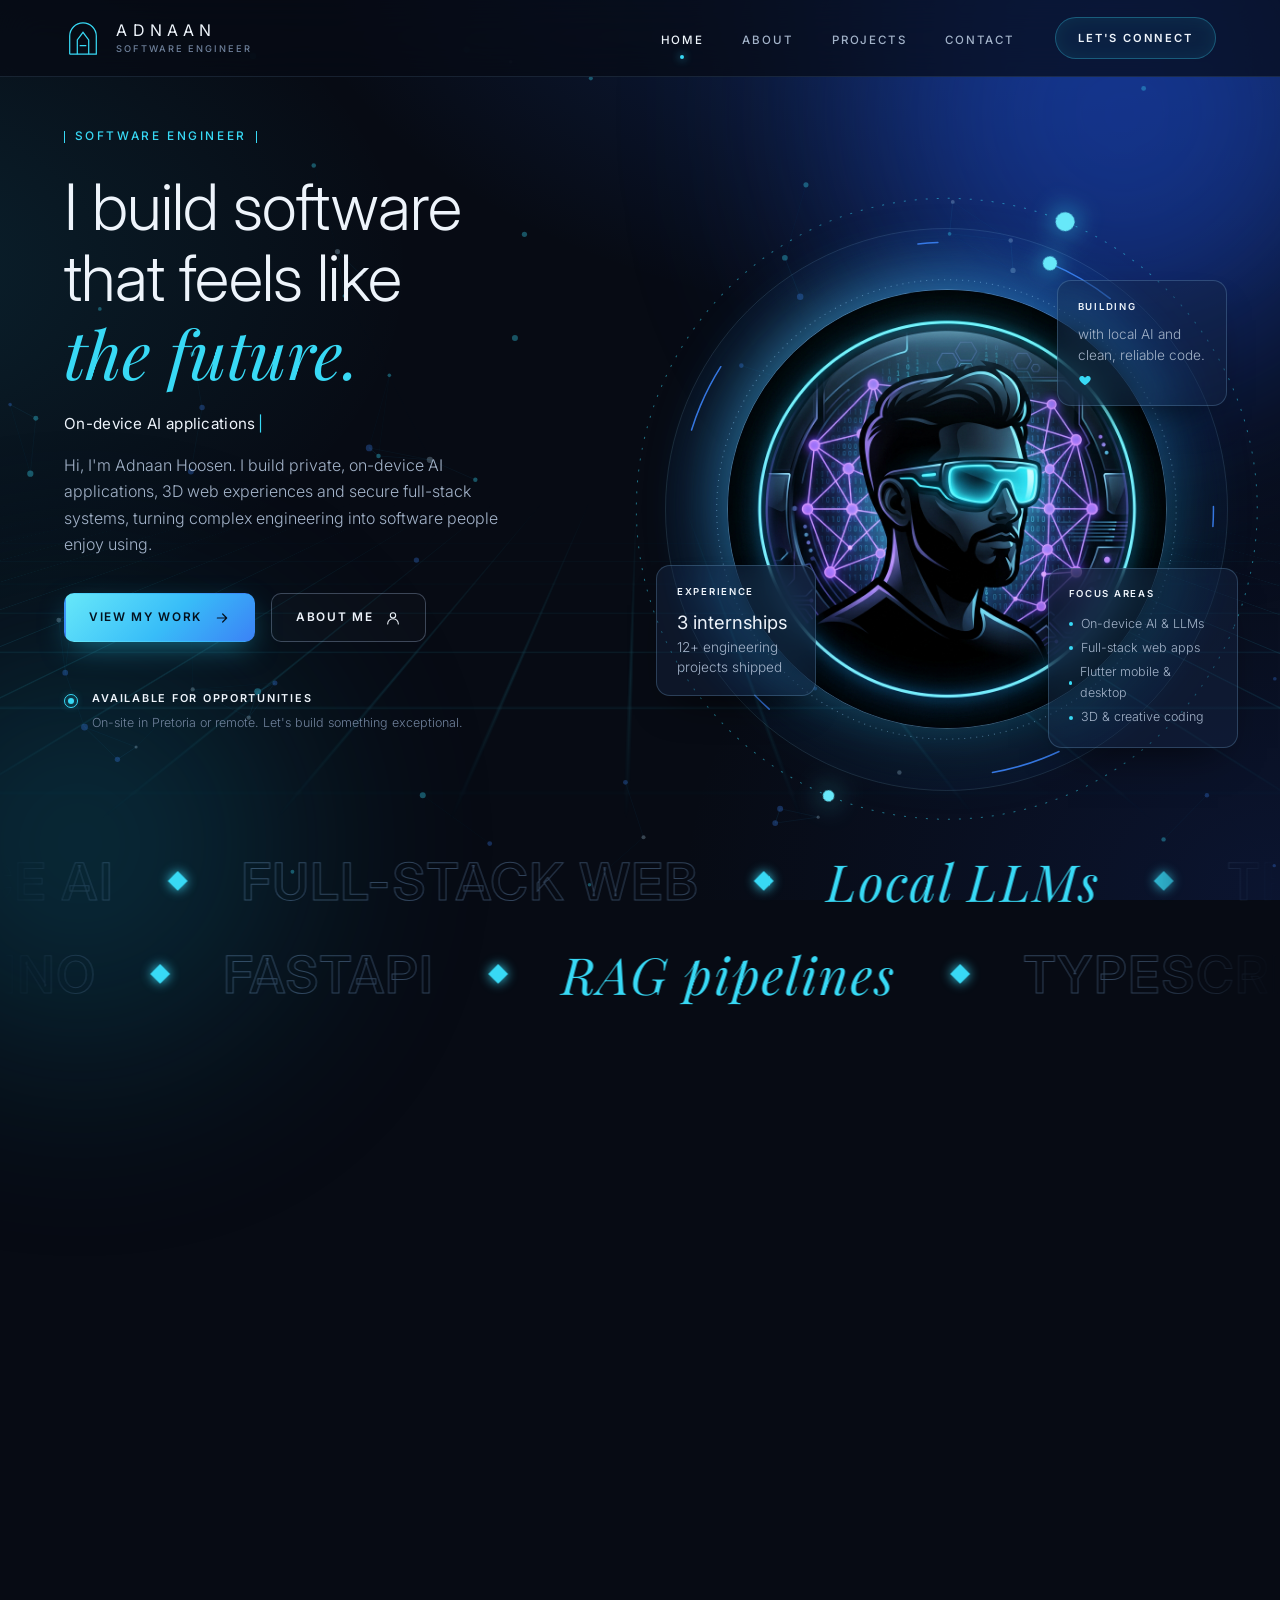
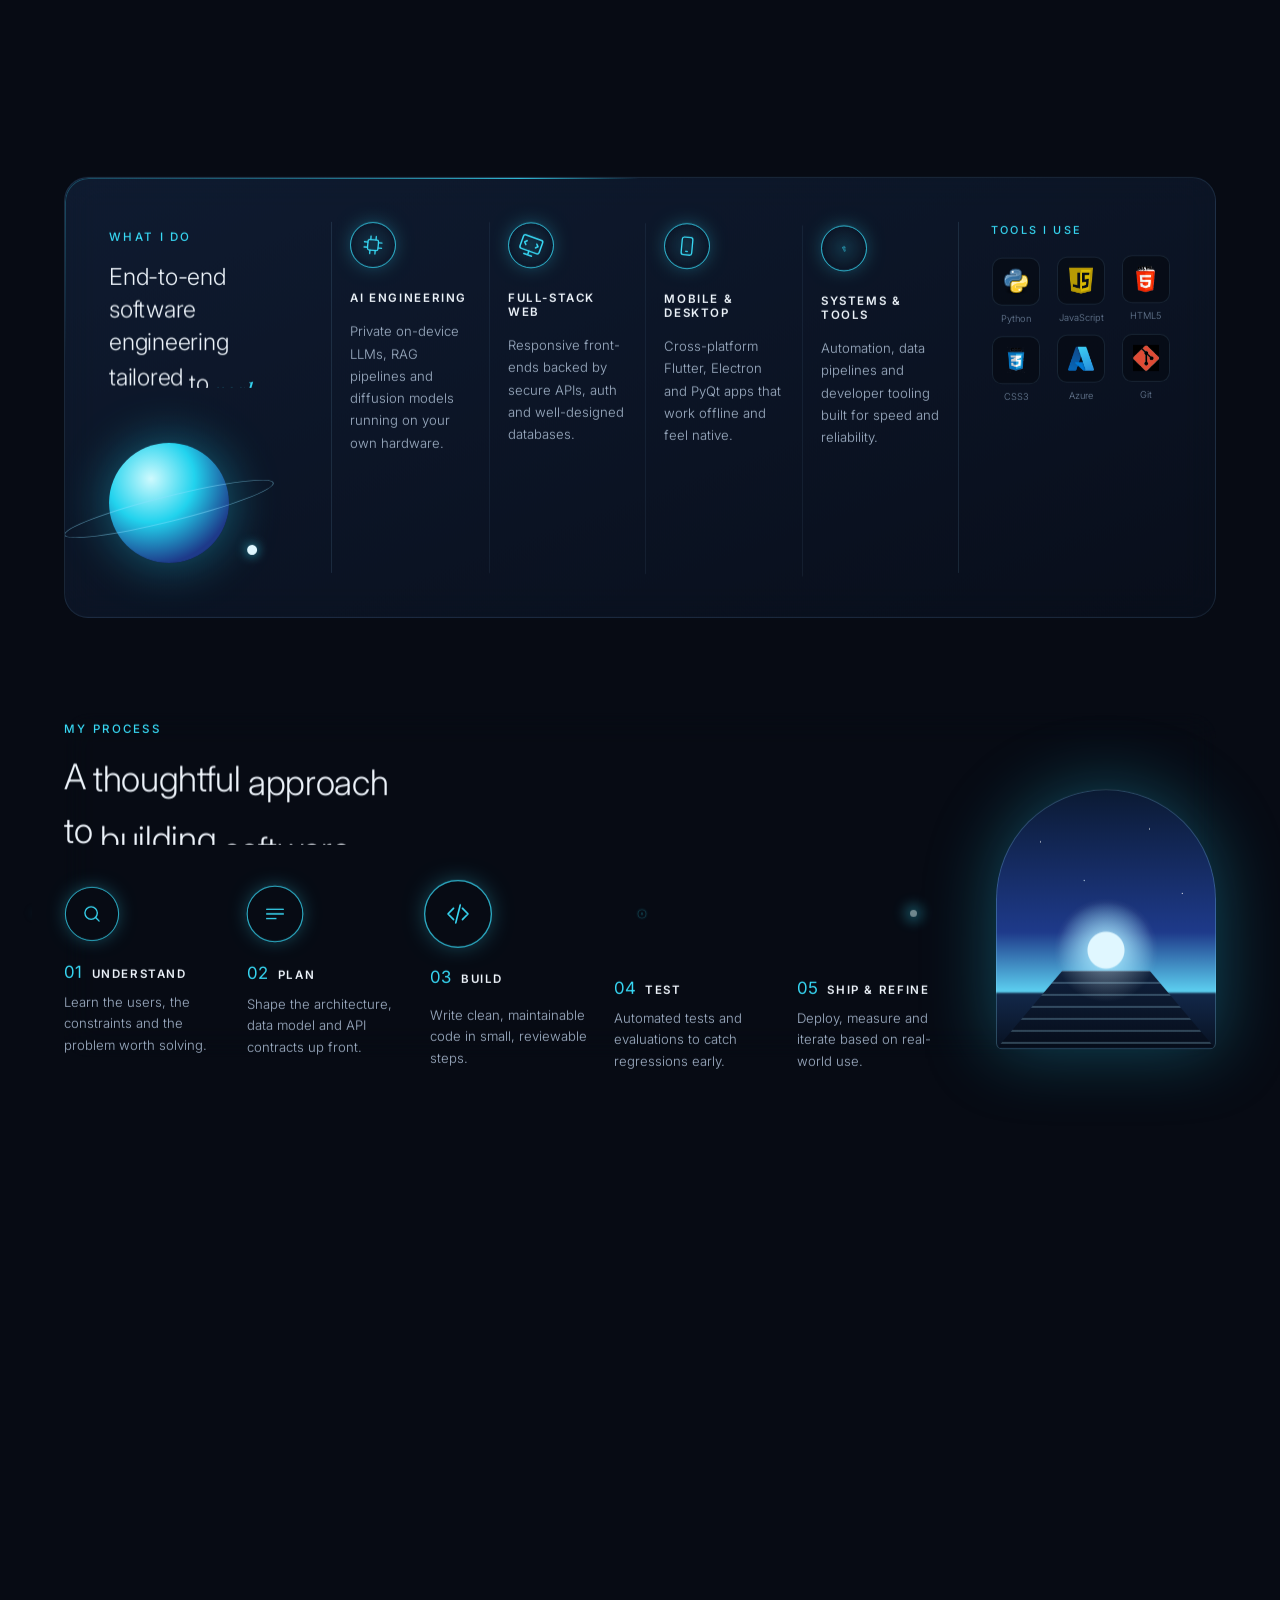
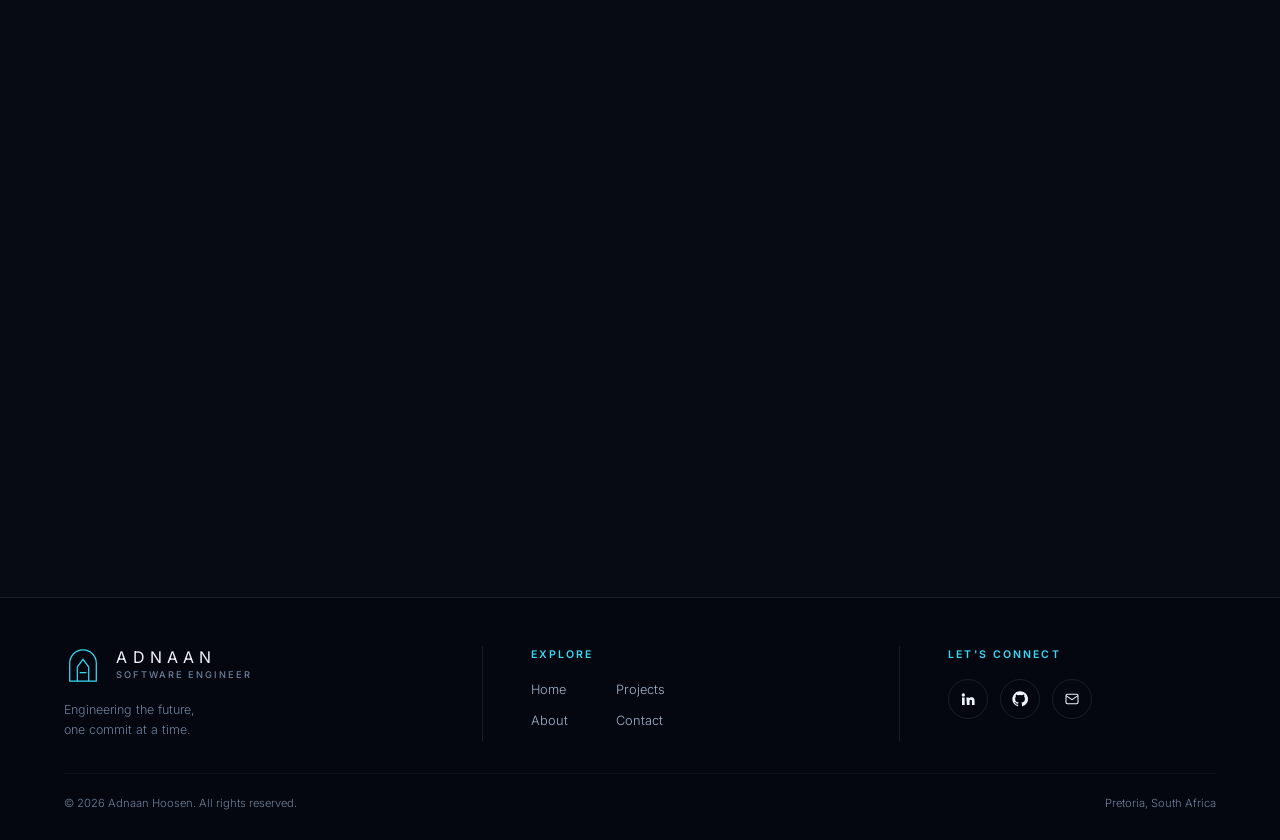
<file: index.html>
<!DOCTYPE html>
<html lang="en">

<head>
    <meta charset="UTF-8">
    <meta name="viewport" content="width=device-width, initial-scale=1.0, viewport-fit=cover">
    <meta name="theme-color" content="#070b14">
    <link rel="manifest" href="/manifest.json">
    <link rel="preconnect" href="https://fonts.googleapis.com">
    <link rel="preconnect" href="https://fonts.gstatic.com" crossorigin>
    <link href="https://fonts.googleapis.com/css2?family=Inter:wght@300;400;500;600&family=Playfair+Display:ital,wght@1,400;1,500&display=swap"
        rel="stylesheet">
    <title>Adnaan Hoosen | Portfolio - AI & Full-Stack Software Engineer</title>
    <meta name="description"
        content="Portfolio of Adnaan Hoosen, a software engineering graduate specializing in on-device AI applications, Stable Diffusion integration, and scalable full-stack web applications.">
    <link rel="canonical" href="https://adnaan-portfolio-2026.web.app/">
    <meta property="og:type" content="website">
    <meta property="og:title" content="Adnaan Hoosen | Portfolio - AI & Full-Stack Software Engineer">
    <meta property="og:description"
        content="Portfolio of Adnaan Hoosen, a software engineering graduate specializing in on-device AI applications, Stable Diffusion integration, and scalable full-stack web applications.">
    <meta property="og:url" content="https://adnaan-portfolio-2026.web.app/">
    <meta property="og:image" content="https://adnaan-portfolio-2026.web.app/image/me.jpg">
    <meta name="twitter:card" content="summary_large_image">
    <meta name="twitter:title" content="Adnaan Hoosen | Portfolio - AI & Full-Stack Software Engineer">
    <meta name="twitter:description"
        content="Portfolio of Adnaan Hoosen, a software engineering graduate specializing in on-device AI applications, Stable Diffusion integration, and scalable full-stack web applications.">
    <meta name="twitter:image" content="https://adnaan-portfolio-2026.web.app/image/me.jpg">
    <link rel="icon" type="image/x-icon" href="/favicon.ico?v=2">
    <link rel="icon" type="image/png" href="/favicon.png?v=2">
    <link rel="stylesheet" href="/style.css?v=20261109a">
    <link rel="stylesheet" href="/mobile.css?v=20261109a" media="(max-width: 768px)">
    <link rel="stylesheet" href="/fx.css?v=20261109a">
    <script src="/vendor/motion.min.js?v=12.43.0" defer></script>
    <script src="/fx.js?v=20261109a" defer></script>
    <script src="/script.js?v=20261109a" defer></script>
    <script type="application/ld+json">
    {
      "@context": "https://schema.org",
      "@type": "Person",
      "name": "Adnaan Hoosen",
      "url": "https://adnaan-portfolio-2026.web.app/",
      "jobTitle": "Software Engineering Graduate",
      "email": "mailto:adnaanhoosen51@gmail.com",
      "sameAs": [
        "https://www.linkedin.com/in/adnaan-hoosen-4546b4356",
        "https://github.com/Ryuu-XVII"
      ]
    }
    </script>
</head>

<body>
    <!-- Interactive Background Particles Canvas -->
    <canvas id="particle-canvas"></canvas>

    <!-- Neon Background Ambient Glow Orbs -->
    <div class="bg-glow-orb orb-1"></div>
    <div class="bg-glow-orb orb-2"></div>

    <!-- Glass Navigation Bar -->
    <header id="global-header">
        <div class="nav-container">
            <nav class="navbar">
                <div class="logo">
                    <a href="index.html" id="logo-link" aria-label="Adnaan Hoosen, home">
                        <svg class="logo-mark" viewBox="0 0 40 40" fill="none" stroke="currentColor" stroke-width="1.3" aria-hidden="true">
                            <path d="M6 37V18a14 14 0 0 1 28 0v19Z" />
                            <path d="M14 37V22l6-8 6 8v15M16.5 28h7" />
                        </svg>
                        <span class="logo-text"><span class="logo-name">ADNAAN</span><span class="logo-role">Software Engineer</span></span>
                    </a>
                </div>

                <div class="nav-right">
                    <ul class="nav-menu">
                        <li class="nav-item"><a href="index.html" class="nav-link active" id="nav-home">Home</a></li>
                        <li class="nav-item"><a href="about.html" class="nav-link" id="nav-about">About</a></li>
                        <li class="nav-item"><a href="projects.html" class="nav-link" id="nav-projects">Projects</a></li>
                        <li class="nav-item"><a href="contact.html" class="nav-link" id="nav-contact">Contact</a></li>
                    </ul>
                    <a href="contact.html" class="nav-cta" id="nav-cta">Let's Connect</a>
                    <button class="hamburger" aria-label="Toggle menu" aria-expanded="false">
                        <span></span>
                        <span></span>
                        <span></span>
                    </button>
                </div>
            </nav>
        </div>
    </header>

    <!-- Mobile bottom tab bar (shown on phones only) -->
    <nav class="mobile-tabbar" aria-label="Mobile navigation">
        <a href="index.html" class="tab-link active">
            <svg viewBox="0 0 24 24" fill="none" stroke="currentColor" stroke-width="1.6" stroke-linecap="round" stroke-linejoin="round" aria-hidden="true"><path d="M3 11 12 4l9 7"/><path d="M5 10v10h5v-6h4v6h5V10"/></svg>
            <span>Home</span>
        </a>
        <a href="about.html" class="tab-link">
            <svg viewBox="0 0 24 24" fill="none" stroke="currentColor" stroke-width="1.6" stroke-linecap="round" stroke-linejoin="round" aria-hidden="true"><circle cx="12" cy="8" r="4"/><path d="M4 21a8 8 0 0 1 16 0"/></svg>
            <span>About</span>
        </a>
        <a href="projects.html" class="tab-link">
            <svg viewBox="0 0 24 24" fill="none" stroke="currentColor" stroke-width="1.6" stroke-linecap="round" stroke-linejoin="round" aria-hidden="true"><rect x="3" y="3" width="7" height="7" rx="1.5"/><rect x="14" y="3" width="7" height="7" rx="1.5"/><rect x="3" y="14" width="7" height="7" rx="1.5"/><rect x="14" y="14" width="7" height="7" rx="1.5"/></svg>
            <span>Projects</span>
        </a>
        <a href="contact.html" class="tab-link">
            <svg viewBox="0 0 24 24" fill="none" stroke="currentColor" stroke-width="1.6" stroke-linecap="round" stroke-linejoin="round" aria-hidden="true"><rect x="3" y="5" width="18" height="14" rx="2"/><path d="m3 7 9 6 9-6"/></svg>
            <span>Contact</span>
        </a>
    </nav>

    <!-- Main Transition Container for Dynamic Swapping -->
    <main id="main-content" class="page-container">

        <!-- HERO -->
        <section id="hero" class="hero-content">
            <div class="container">
                <div class="hero-grid">

                    <div class="hero-text reveal-left">
                        <span class="hero-greeting">Software Engineer</span>
                        <h1 class="hero-name">I build software <br>that feels like <span class="text-gradient">the future.</span></h1>
                        <div class="hero-subtitle">
                            <span class="typewriter-text"></span><span class="typewriter-cursor">|</span>
                        </div>
                        <p class="hero-desc">
                            Hi, I'm Adnaan Hoosen. I build private, on-device AI applications, 3D web experiences and
                            secure full-stack systems, turning complex engineering into software people enjoy using.
                        </p>
                        <div class="hero-actions">
                            <a href="projects.html" class="btn btn-primary" id="hero-btn-projects">View My Work
                                <svg viewBox="0 0 24 24" fill="none" stroke="currentColor" stroke-width="1.8" stroke-linecap="round" stroke-linejoin="round" aria-hidden="true"><path d="M5 12h14M13 6l6 6-6 6"/></svg>
                            </a>
                            <a href="about.html" class="btn btn-secondary" id="hero-btn-about">About Me
                                <svg viewBox="0 0 24 24" fill="none" stroke="currentColor" stroke-width="1.6" stroke-linecap="round" aria-hidden="true"><circle cx="12" cy="8" r="4"/><path d="M4 21a8 8 0 0 1 16 0"/></svg>
                            </a>
                        </div>
                        <div class="availability">
                            <span class="availability-dot" aria-hidden="true"></span>
                            <div>
                                <strong>Available for opportunities</strong>
                                <span>On-site in Pretoria or remote. Let's build something exceptional.</span>
                            </div>
                        </div>
                    </div>

                    <div class="hero-visual reveal-right">
                        <div class="hero-orb">
                            <div class="hero-image-frame">
                                <img src="image/logo.jpg" alt="Adnaan Hoosen avatar" class="hero-image">
                            </div>
                        </div>

                        <div class="hero-floating-badge badge-top">
                            <span class="badge-label">Building</span>
                            <p class="badge-value">with local AI and clean, reliable code.</p>
                            <svg class="badge-heart" viewBox="0 0 24 24" fill="currentColor" aria-hidden="true"><path d="M12 21s-7.5-4.6-9.5-9.4C1.2 8.3 3.4 5 6.8 5c2 0 3.4 1.1 5.2 3 1.8-1.9 3.2-3 5.2-3 3.4 0 5.6 3.3 4.3 6.6C19.5 16.4 12 21 12 21z"/></svg>
                        </div>

                        <div class="hero-floating-badge badge-left">
                            <span class="badge-label">Experience</span>
                            <p class="badge-value"><strong>3 internships</strong>12+ engineering projects shipped</p>
                        </div>

                        <div class="hero-floating-badge badge-right">
                            <span class="badge-label">Focus Areas</span>
                            <ul class="badge-list">
                                <li>On-device AI &amp; LLMs</li>
                                <li>Full-stack web apps</li>
                                <li>Flutter mobile &amp; desktop</li>
                                <li>3D &amp; creative coding</li>
                            </ul>
                        </div>
                    </div>

                </div>
            </div>
        </section>

        <!-- FEATURED PROJECTS -->
        <section id="highlights" class="section-padding" style="padding-top: 1rem;">
            <div class="container">
                <div class="band reveal">
                    <div class="section-head-row">
                        <div>
                            <span class="eyebrow">Featured Projects</span>
                            <h2 class="section-title">Engineering impact <br>through <span class="text-gradient">meaningful</span> software.</h2>
                        </div>
                        <a href="projects.html" class="link-arrow">View all projects
                            <svg viewBox="0 0 24 24" fill="none" stroke="currentColor" stroke-width="1.6" stroke-linecap="round" stroke-linejoin="round" aria-hidden="true"><path d="M4 12h16M14 6l6 6-6 6"/></svg>
                        </a>
                    </div>

                    <div class="projects-grid">

                        <div class="project-card-wrap reveal delay-100">
                            <div class="glass-card project-card">
                                <div class="project-card-image-wrap">
                                    <img loading="lazy" src="image/mira_ai_mockup.png" alt="Mira AI 3D assistant interface" class="project-card-img">
                                    <div class="project-card-image-overlay"></div>
                                    <span class="project-card-num">01</span>
                                </div>
                                <div class="project-card-content">
                                    <h3 class="project-card-title">Mira AI</h3>
                                    <p class="project-card-subtitle">3D assistant with private on-device LLM</p>
                                    <div class="project-card-foot">
                                        <div class="project-tech-badges">
                                            <span class="tech-badge">React</span>
                                            <span class="tech-badge">Three.js</span>
                                            <span class="tech-badge">Local LLM</span>
                                        </div>
                                        <button class="project-btn icon-only" data-project="mira-ai" id="highlight-btn-mira" aria-label="Explore Mira AI architecture">Explore</button>
                                    </div>
                                </div>
                            </div>
                        </div>

                        <div class="project-card-wrap reveal delay-200">
                            <div class="glass-card project-card">
                                <div class="project-card-image-wrap">
                                    <img loading="lazy" src="image/lumina_ai_mockup.png" alt="Lumina AI image generator" class="project-card-img">
                                    <div class="project-card-image-overlay"></div>
                                    <span class="project-card-num">02</span>
                                </div>
                                <div class="project-card-content">
                                    <h3 class="project-card-title">Lumina AI</h3>
                                    <p class="project-card-subtitle">Local Stable Diffusion desktop studio</p>
                                    <div class="project-card-foot">
                                        <div class="project-tech-badges">
                                            <span class="tech-badge">Electron</span>
                                            <span class="tech-badge">Python</span>
                                            <span class="tech-badge">DirectML</span>
                                        </div>
                                        <button class="project-btn icon-only" data-project="lumina-ai" id="highlight-btn-lumina" aria-label="Explore Lumina AI architecture">Explore</button>
                                    </div>
                                </div>
                            </div>
                        </div>

                        <div class="project-card-wrap reveal delay-300">
                            <div class="glass-card project-card">
                                <div class="project-card-image-wrap">
                                    <img loading="lazy" src="image/nexus_search_mockup.png" alt="NexusSearch NPU-accelerated search engine" class="project-card-img">
                                    <div class="project-card-image-overlay"></div>
                                    <span class="project-card-num">03</span>
                                </div>
                                <div class="project-card-content">
                                    <h3 class="project-card-title">NexusSearch</h3>
                                    <p class="project-card-subtitle">NPU-accelerated semantic search engine</p>
                                    <div class="project-card-foot">
                                        <div class="project-tech-badges">
                                            <span class="tech-badge">FastAPI</span>
                                            <span class="tech-badge">OpenVINO</span>
                                            <span class="tech-badge">Qdrant</span>
                                        </div>
                                        <button class="project-btn icon-only" data-project="nexus-search" id="highlight-btn-nexus" aria-label="Explore NexusSearch architecture">Explore</button>
                                    </div>
                                </div>
                            </div>
                        </div>

                    </div>
                </div>
            </div>
        </section>

        <!-- SERVICES + TOOLS -->
        <section id="services" class="section-padding" style="padding-top: 0;">
            <div class="container">
                <div class="band services-band reveal">
                    <div class="services-intro">
                        <div>
                            <span class="eyebrow">What I Do</span>
                            <h2>End-to-end software engineering tailored to <span class="text-gradient">real</span> problems.</h2>
                        </div>
                        <div class="services-planet" aria-hidden="true"></div>
                    </div>

                    <div class="services-list">
                        <div class="service-item">
                            <div class="icon-ring"><svg viewBox="0 0 24 24" fill="none" stroke="currentColor" stroke-width="1.5" stroke-linecap="round" stroke-linejoin="round" aria-hidden="true"><rect x="6" y="6" width="12" height="12" rx="2"/><path d="M9 2v4M15 2v4M9 18v4M15 18v4M2 9h4M2 15h4M18 9h4M18 15h4"/></svg></div>
                            <h3>AI Engineering</h3>
                            <p>Private on-device LLMs, RAG pipelines and diffusion models running on your own hardware.</p>
                        </div>
                        <div class="service-item">
                            <div class="icon-ring"><svg viewBox="0 0 24 24" fill="none" stroke="currentColor" stroke-width="1.5" stroke-linecap="round" stroke-linejoin="round" aria-hidden="true"><rect x="2" y="4" width="20" height="14" rx="2"/><path d="M8 22h8M12 18v4M7 9l-2 2 2 2M17 9l2 2-2 2"/></svg></div>
                            <h3>Full-Stack Web</h3>
                            <p>Responsive front-ends backed by secure APIs, auth and well-designed databases.</p>
                        </div>
                        <div class="service-item">
                            <div class="icon-ring"><svg viewBox="0 0 24 24" fill="none" stroke="currentColor" stroke-width="1.5" stroke-linecap="round" stroke-linejoin="round" aria-hidden="true"><rect x="6" y="2" width="12" height="20" rx="2.5"/><path d="M11 18h2"/></svg></div>
                            <h3>Mobile &amp; Desktop</h3>
                            <p>Cross-platform Flutter, Electron and PyQt apps that work offline and feel native.</p>
                        </div>
                        <div class="service-item">
                            <div class="icon-ring"><svg viewBox="0 0 24 24" fill="none" stroke="currentColor" stroke-width="1.5" stroke-linecap="round" stroke-linejoin="round" aria-hidden="true"><path d="M14.7 6.3a4 4 0 0 0-5.4 5.4L3 18l3 3 6.3-6.3a4 4 0 0 0 5.4-5.4l-2.5 2.5-2.4-.6-.6-2.4z"/></svg></div>
                            <h3>Systems &amp; Tools</h3>
                            <p>Automation, data pipelines and developer tooling built for speed and reliability.</p>
                        </div>
                    </div>

                    <div>
                        <span class="tools-title">Tools I Use</span>
                        <div class="tools-grid">
                            <div class="tool-tile"><span><img loading="lazy" src="image/tools/python.png" alt=""></span><span>Python</span></div>
                            <div class="tool-tile"><span><img loading="lazy" src="image/tools/javascript.png" alt=""></span><span>JavaScript</span></div>
                            <div class="tool-tile"><span><img loading="lazy" src="image/tools/html5.png" alt=""></span><span>HTML5</span></div>
                            <div class="tool-tile"><span><img loading="lazy" src="image/tools/css3.png" alt=""></span><span>CSS3</span></div>
                            <div class="tool-tile"><span><img loading="lazy" src="image/tools/azure.png" alt=""></span><span>Azure</span></div>
                            <div class="tool-tile"><span><img loading="lazy" src="image/tools/git.png" alt=""></span><span>Git</span></div>
                        </div>
                    </div>
                </div>
            </div>
        </section>

        <!-- PROCESS -->
        <section id="process" class="section-padding" style="padding-top: 1rem;">
            <div class="container">
                <div class="band process-band reveal">
                    <div>
                        <span class="eyebrow">My Process</span>
                        <h2 class="section-title" style="font-size: clamp(1.7rem, 3vw, 2.2rem); margin-bottom: 0;">A thoughtful approach <br>to building software.</h2>

                        <div class="process-steps">
                            <div class="process-step">
                                <div class="icon-ring"><svg viewBox="0 0 24 24" fill="none" stroke="currentColor" stroke-width="1.5" stroke-linecap="round" stroke-linejoin="round" aria-hidden="true"><circle cx="11" cy="11" r="7"/><path d="m20 20-4-4"/></svg></div>
                                <h3><span>01</span>Understand</h3>
                                <p>Learn the users, the constraints and the problem worth solving.</p>
                            </div>
                            <div class="process-step">
                                <div class="icon-ring"><svg viewBox="0 0 24 24" fill="none" stroke="currentColor" stroke-width="1.5" stroke-linecap="round" stroke-linejoin="round" aria-hidden="true"><path d="M3 7h18M3 12h18M3 17h10"/></svg></div>
                                <h3><span>02</span>Plan</h3>
                                <p>Shape the architecture, data model and API contracts up front.</p>
                            </div>
                            <div class="process-step">
                                <div class="icon-ring"><svg viewBox="0 0 24 24" fill="none" stroke="currentColor" stroke-width="1.5" stroke-linecap="round" stroke-linejoin="round" aria-hidden="true"><path d="m8 7-5 5 5 5M16 7l5 5-5 5M14 4l-4 16"/></svg></div>
                                <h3><span>03</span>Build</h3>
                                <p>Write clean, maintainable code in small, reviewable steps.</p>
                            </div>
                            <div class="process-step">
                                <div class="icon-ring"><svg viewBox="0 0 24 24" fill="none" stroke="currentColor" stroke-width="1.5" stroke-linecap="round" stroke-linejoin="round" aria-hidden="true"><path d="M9 3h6M10 3v6l-5 9a2 2 0 0 0 1.7 3h10.6a2 2 0 0 0 1.7-3l-5-9V3"/></svg></div>
                                <h3><span>04</span>Test</h3>
                                <p>Automated tests and evaluations to catch regressions early.</p>
                            </div>
                            <div class="process-step">
                                <div class="icon-ring"><svg viewBox="0 0 24 24" fill="none" stroke="currentColor" stroke-width="1.5" stroke-linecap="round" stroke-linejoin="round" aria-hidden="true"><path d="M5 15c-1.5 1.5-2 5-2 5s3.5-.5 5-2M14 4c3-1 6-1 6-1s0 3-1 6l-7 7-5-5zM9 11l-3 0-2 2 4 1M13 15v3l-2 2-1-4"/></svg></div>
                                <h3><span>05</span>Ship &amp; Refine</h3>
                                <p>Deploy, measure and iterate based on real-world use.</p>
                            </div>
                        </div>
                    </div>
                    <div class="archway" aria-hidden="true"></div>
                </div>
            </div>
        </section>

        <!-- EXPERIENCE HIGHLIGHTS -->
        <section id="experience" class="section-padding" style="padding-top: 1rem;">
            <div class="container">
                <div class="band reveal">
                    <div class="section-head-row">
                        <div>
                            <span class="eyebrow">Experience</span>
                            <h2 class="section-title">Teams I've had the <br>pleasure to build with.</h2>
                        </div>
                        <a href="about.html" class="link-arrow">View full journey
                            <svg viewBox="0 0 24 24" fill="none" stroke="currentColor" stroke-width="1.6" stroke-linecap="round" stroke-linejoin="round" aria-hidden="true"><path d="M4 12h16M14 6l6 6-6 6"/></svg>
                        </a>
                    </div>

                    <div class="quotes-grid">
                        <div class="glass-card quote-card reveal delay-100">
                            <div class="quote-mark" aria-hidden="true">&ldquo;</div>
                            <p>Built RAG retrieval flows and agentic tool-calling workflows with LangChain, MCP and n8n, and
                                developed evaluation harnesses for LLM-powered backends.</p>
                            <div class="quote-author">
                                <span class="quote-avatar" aria-hidden="true">FR</span>
                                <div><strong>FlyRank AI</strong><span>Backend AI Engineer Intern</span></div>
                            </div>
                        </div>
                        <div class="glass-card quote-card reveal delay-200">
                            <div class="quote-mark" aria-hidden="true">&ldquo;</div>
                            <p>Shipped front-end and back-end features across two production projects in React and
                                TypeScript, backed by automated tests and Agile delivery.</p>
                            <div class="quote-author">
                                <span class="quote-avatar" aria-hidden="true">FG</span>
                                <div><strong>FOCI Group</strong><span>Software Development Intern</span></div>
                            </div>
                        </div>
                        <div class="glass-card quote-card reveal delay-300">
                            <div class="quote-mark" aria-hidden="true">&ldquo;</div>
                            <p>Optimised SQL query routines and CSS rendering times by over 20% while maintaining
                                responsive full-stack web applications.</p>
                            <div class="quote-author">
                                <span class="quote-avatar" aria-hidden="true">CI</span>
                                <div><strong>Coast IT</strong><span>Software Development Intern</span></div>
                            </div>
                        </div>
                    </div>
                </div>
            </div>
        </section>

        <!-- CONTACT CTA -->
        <section id="cta" class="section-padding" style="padding-top: 1rem;">
            <div class="container">
                <div class="band cta-band reveal">
                    <span class="cta-side-label" aria-hidden="true">Let's create together</span>
                    <div class="cta-copy">
                        <span class="eyebrow">Have a project in mind?</span>
                        <h2>Let's build something <br><span class="text-gradient">meaningful</span> together.</h2>
                        <ul class="cta-meta">
                            <li>
                                <svg viewBox="0 0 24 24" fill="none" stroke="currentColor" stroke-width="1.5" aria-hidden="true"><rect x="3" y="5" width="18" height="14" rx="2"/><path d="m3 7 9 6 9-6"/></svg>
                                <a href="mailto:adnaanhoosen51@gmail.com">adnaanhoosen51@gmail.com</a>
                            </li>
                            <li>
                                <svg viewBox="0 0 24 24" fill="none" stroke="currentColor" stroke-width="1.5" aria-hidden="true"><path d="M12 22s7-6.2 7-12a7 7 0 0 0-14 0c0 5.8 7 12 7 12z"/><circle cx="12" cy="10" r="2.5"/></svg>
                                Based in Pretoria, South Africa
                            </li>
                        </ul>
                    </div>
                    <form class="cta-form" id="cta-form" novalidate>
                        <label for="cta-name">Your name</label>
                        <input id="cta-name" name="name" type="text" placeholder="Your Name" autocomplete="name" required>
                        <label for="cta-email">Your email</label>
                        <input id="cta-email" name="email" type="email" placeholder="Your Email" autocomplete="email" required>
                        <label for="cta-message">Your message</label>
                        <textarea id="cta-message" name="message" placeholder="Tell me about your project" required></textarea>
                        <button type="submit" class="btn btn-primary">Send Message
                            <svg viewBox="0 0 24 24" fill="none" stroke="currentColor" stroke-width="1.8" stroke-linecap="round" stroke-linejoin="round" aria-hidden="true"><circle cx="12" cy="12" r="9"/><path d="M9 12h6M13 9l3 3-3 3"/></svg>
                        </button>
                    </form>
                </div>
            </div>
        </section>

    </main>

    <!-- Global Footer -->
    <footer>
        <div class="container">
            <div class="footer-grid">
                <div>
                    <a href="index.html" class="logo" style="display:flex;align-items:center;gap:0.9rem;">
                        <svg class="logo-mark" viewBox="0 0 40 40" fill="none" stroke="currentColor" stroke-width="1.3" aria-hidden="true">
                            <path d="M6 37V18a14 14 0 0 1 28 0v19Z" />
                            <path d="M14 37V22l6-8 6 8v15M16.5 28h7" />
                        </svg>
                        <span class="logo-text"><span class="logo-name">ADNAAN</span><span class="logo-role">Software Engineer</span></span>
                    </a>
                    <p class="footer-tagline">Engineering the future, <br>one commit at a time.</p>
                </div>
                <div>
                    <span class="footer-heading">Explore</span>
                    <ul class="footer-links">
                        <li><a href="index.html">Home</a></li>
                        <li><a href="projects.html">Projects</a></li>
                        <li><a href="about.html">About</a></li>
                        <li><a href="contact.html">Contact</a></li>
                    </ul>
                </div>
                <div>
                    <span class="footer-heading">Let's Connect</span>
                    <div class="footer-socials">
                        <a href="https://www.linkedin.com/in/adnaan-hoosen-4546b4356" target="_blank" rel="noopener" aria-label="LinkedIn">
                            <svg viewBox="0 0 24 24" fill="currentColor" aria-hidden="true"><path d="M4.98 3.5a2.5 2.5 0 1 1 0 5 2.5 2.5 0 0 1 0-5zM3 9.75h4V21H3zM9.5 9.75h3.8v1.6h.05c.53-1 1.84-2.05 3.78-2.05 4.04 0 4.79 2.66 4.79 6.12V21h-4v-4.98c0-1.19-.02-2.72-1.66-2.72-1.66 0-1.91 1.3-1.91 2.63V21h-4z"/></svg>
                        </a>
                        <a href="https://github.com/Ryuu-XVII" target="_blank" rel="noopener" aria-label="GitHub">
                            <svg viewBox="0 0 24 24" fill="currentColor" aria-hidden="true"><path d="M12 .5a11.5 11.5 0 0 0-3.64 22.41c.58.1.79-.25.79-.56v-2c-3.2.7-3.88-1.37-3.88-1.37-.53-1.33-1.28-1.69-1.28-1.69-1.05-.71.08-.7.08-.7 1.16.08 1.77 1.19 1.77 1.19 1.03 1.77 2.7 1.26 3.36.96.1-.75.4-1.26.73-1.55-2.55-.29-5.24-1.28-5.24-5.69 0-1.26.45-2.29 1.19-3.09-.12-.29-.52-1.46.11-3.05 0 0 .97-.31 3.17 1.18a11 11 0 0 1 5.77 0c2.2-1.49 3.17-1.18 3.17-1.18.63 1.59.23 2.76.11 3.05.74.8 1.19 1.83 1.19 3.09 0 4.42-2.7 5.39-5.26 5.68.41.36.78 1.06.78 2.14v3.17c0 .31.21.67.8.56A11.5 11.5 0 0 0 12 .5z"/></svg>
                        </a>
                        <a href="mailto:adnaanhoosen51@gmail.com" aria-label="Email">
                            <svg viewBox="0 0 24 24" fill="none" stroke="currentColor" stroke-width="1.6" aria-hidden="true"><rect x="3" y="5" width="18" height="14" rx="2"/><path d="m3 7 9 6 9-6"/></svg>
                        </a>
                    </div>
                </div>
            </div>
            <div class="footer-bottom">
                <p>&copy; 2026 Adnaan Hoosen. All rights reserved.</p>
                <p>Pretoria, South Africa</p>
            </div>
        </div>
    </footer>

    <!-- Interactive Drawer Modal (Dynamic details) -->
    <div id="project-modal" class="modal-overlay" aria-hidden="true" role="dialog">
        <div class="modal-content-wrap">
            <button class="modal-close-btn" aria-label="Close modal">&times;</button>
            <div class="modal-body">
                <!-- Filled dynamically by JavaScript -->
            </div>
        </div>
    </div>
</body>

</html>
</file>
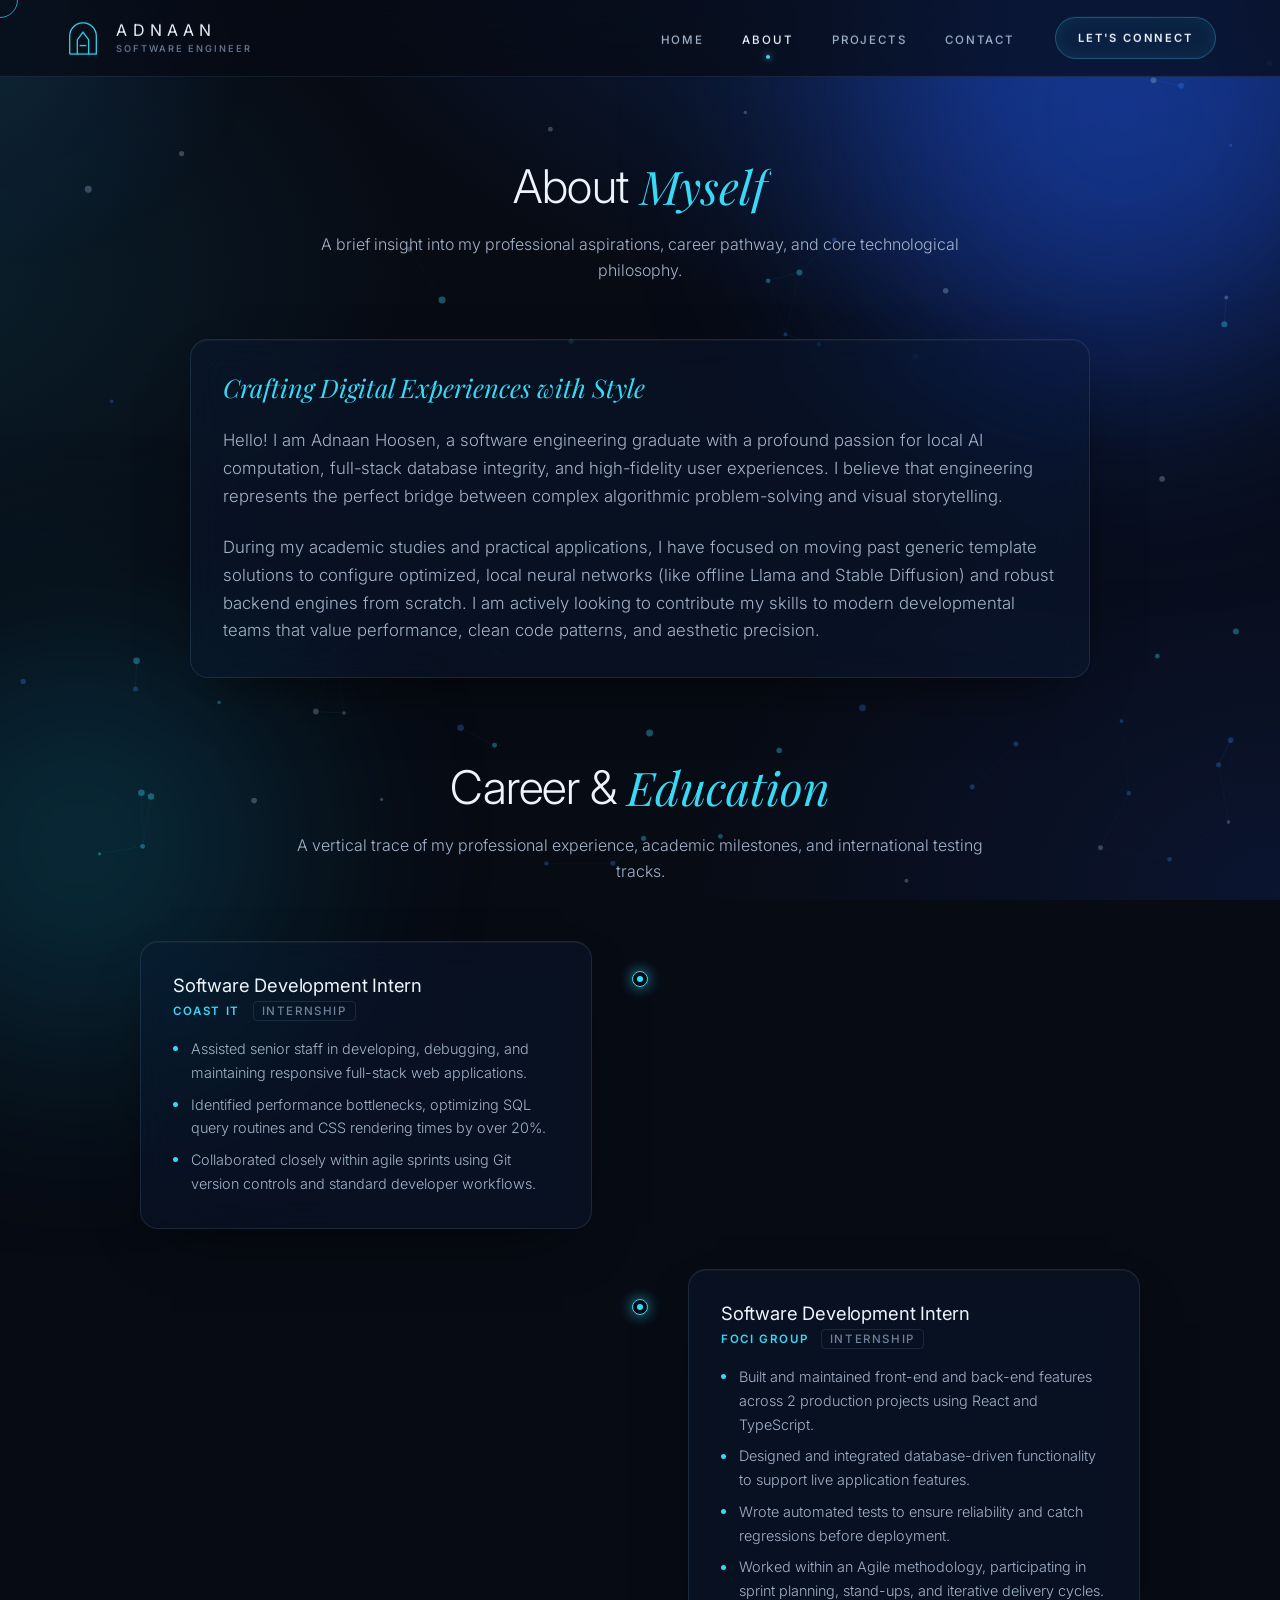
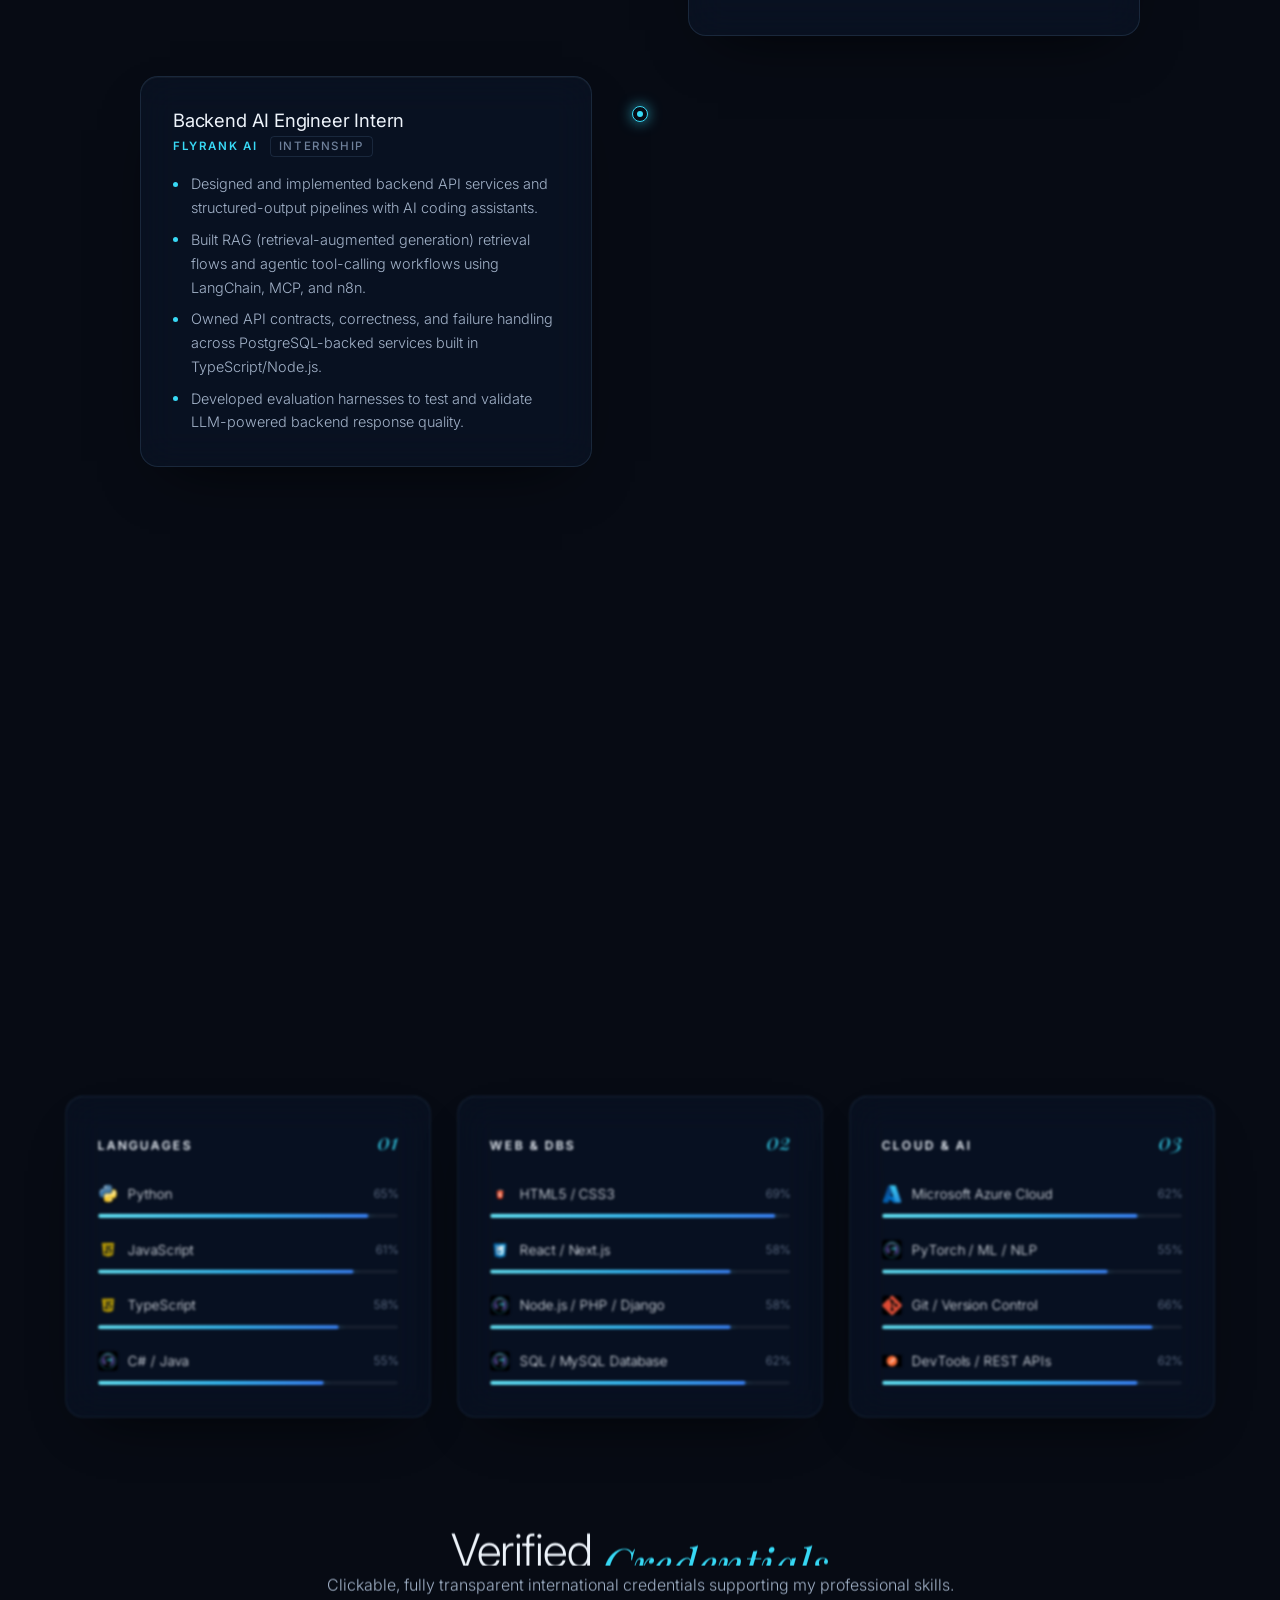
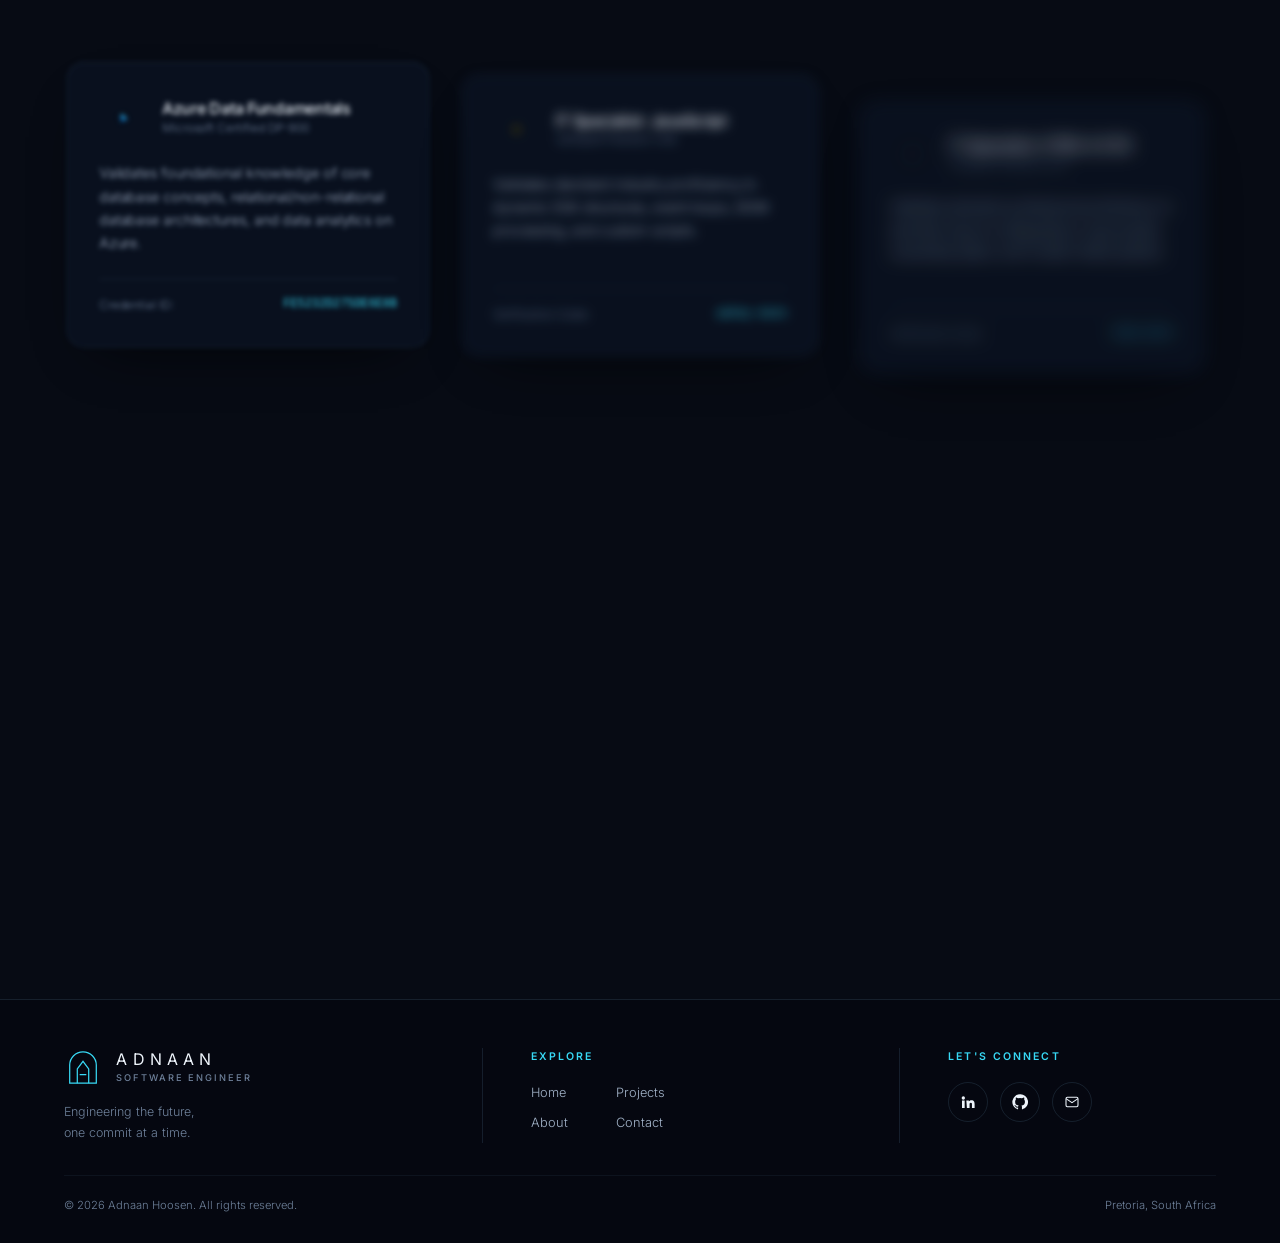
<file: about.html>
<!DOCTYPE html>
<html lang="en">

<head>
    <meta charset="UTF-8">
    <meta name="viewport" content="width=device-width, initial-scale=1.0, viewport-fit=cover">
    <meta name="theme-color" content="#070b14">
    <link rel="manifest" href="/manifest.json">
    <link rel="preconnect" href="https://fonts.googleapis.com">
    <link rel="preconnect" href="https://fonts.gstatic.com" crossorigin>
    <link href="https://fonts.googleapis.com/css2?family=Inter:wght@300;400;500;600&family=Playfair+Display:ital,wght@1,400;1,500&display=swap"
        rel="stylesheet">
    <title>Adnaan Hoosen | About Me - Experience, Skills & Credentials</title>
    <meta name="description"
        content="Discover Adnaan Hoosen's engineering path, core proficiency metrics, professional career timeline at Coast IT, CTU course accomplishments, and international tech certifications.">
    <link rel="canonical" href="https://adnaan-portfolio-2026.web.app/about.html">
    <meta property="og:type" content="website">
    <meta property="og:title" content="Adnaan Hoosen | About Me - Experience, Skills & Credentials">
    <meta property="og:description"
        content="Discover Adnaan Hoosen's engineering path, core proficiency metrics, professional career timeline at Coast IT, CTU course accomplishments, and international tech certifications.">
    <meta property="og:url" content="https://adnaan-portfolio-2026.web.app/about.html">
    <meta property="og:image" content="https://adnaan-portfolio-2026.web.app/image/me.jpg">
    <meta name="twitter:card" content="summary_large_image">
    <meta name="twitter:title" content="Adnaan Hoosen | About Me - Experience, Skills & Credentials">
    <meta name="twitter:description"
        content="Discover Adnaan Hoosen's engineering path, core proficiency metrics, professional career timeline at Coast IT, CTU course accomplishments, and international tech certifications.">
    <meta name="twitter:image" content="https://adnaan-portfolio-2026.web.app/image/me.jpg">
    <link rel="icon" type="image/x-icon" href="/favicon.ico?v=2">
    <link rel="icon" type="image/png" href="/favicon.png?v=2">
    <link rel="stylesheet" href="/style.css?v=20261109a">
    <link rel="stylesheet" href="/mobile.css?v=20261109a" media="(max-width: 768px)">
    <link rel="stylesheet" href="/fx.css?v=20261109a">
    <script src="/vendor/motion.min.js?v=12.43.0" defer></script>
    <script src="/fx.js?v=20261109a" defer></script>
    <script src="/script.js?v=20261109a" defer></script>
</head>

<body>
    <!-- Interactive Background Particles Canvas -->
    <canvas id="particle-canvas"></canvas>

    <!-- Neon Background Ambient Glow Orbs -->
    <div class="bg-glow-orb orb-1"></div>
    <div class="bg-glow-orb orb-2"></div>

    <!-- Glass Navigation Bar -->
    <header id="global-header">
        <div class="nav-container">
            <nav class="navbar">
                <div class="logo">
                    <a href="index.html" id="logo-link" aria-label="Adnaan Hoosen, home">
                        <svg class="logo-mark" viewBox="0 0 40 40" fill="none" stroke="currentColor" stroke-width="1.3" aria-hidden="true">
                            <path d="M6 37V18a14 14 0 0 1 28 0v19Z" />
                            <path d="M14 37V22l6-8 6 8v15M16.5 28h7" />
                        </svg>
                        <span class="logo-text"><span class="logo-name">ADNAAN</span><span class="logo-role">Software Engineer</span></span>
                    </a>
                </div>

                <div class="nav-right">
                    <ul class="nav-menu">
                        <li class="nav-item"><a href="index.html" class="nav-link" id="nav-home">Home</a></li>
                        <li class="nav-item"><a href="about.html" class="nav-link active" id="nav-about">About</a></li>
                        <li class="nav-item"><a href="projects.html" class="nav-link" id="nav-projects">Projects</a></li>
                        <li class="nav-item"><a href="contact.html" class="nav-link" id="nav-contact">Contact</a></li>
                    </ul>
                    <a href="contact.html" class="nav-cta" id="nav-cta">Let's Connect</a>
                    <button class="hamburger" aria-label="Toggle menu" aria-expanded="false">
                        <span></span>
                        <span></span>
                        <span></span>
                    </button>
                </div>
            </nav>
        </div>
    </header>

    <!-- Mobile bottom tab bar (shown on phones only) -->
    <nav class="mobile-tabbar" aria-label="Mobile navigation">
        <a href="index.html" class="tab-link">
            <svg viewBox="0 0 24 24" fill="none" stroke="currentColor" stroke-width="1.6" stroke-linecap="round" stroke-linejoin="round" aria-hidden="true"><path d="M3 11 12 4l9 7"/><path d="M5 10v10h5v-6h4v6h5V10"/></svg>
            <span>Home</span>
        </a>
        <a href="about.html" class="tab-link active">
            <svg viewBox="0 0 24 24" fill="none" stroke="currentColor" stroke-width="1.6" stroke-linecap="round" stroke-linejoin="round" aria-hidden="true"><circle cx="12" cy="8" r="4"/><path d="M4 21a8 8 0 0 1 16 0"/></svg>
            <span>About</span>
        </a>
        <a href="projects.html" class="tab-link">
            <svg viewBox="0 0 24 24" fill="none" stroke="currentColor" stroke-width="1.6" stroke-linecap="round" stroke-linejoin="round" aria-hidden="true"><rect x="3" y="3" width="7" height="7" rx="1.5"/><rect x="14" y="3" width="7" height="7" rx="1.5"/><rect x="3" y="14" width="7" height="7" rx="1.5"/><rect x="14" y="14" width="7" height="7" rx="1.5"/></svg>
            <span>Projects</span>
        </a>
        <a href="contact.html" class="tab-link">
            <svg viewBox="0 0 24 24" fill="none" stroke="currentColor" stroke-width="1.6" stroke-linecap="round" stroke-linejoin="round" aria-hidden="true"><rect x="3" y="5" width="18" height="14" rx="2"/><path d="m3 7 9 6 9-6"/></svg>
            <span>Contact</span>
        </a>
    </nav>

    <!-- Main Transition Container -->
    <main id="main-content" class="page-container">

        <!-- BIOGRAPHY INTRODUCTION -->
        <section id="bio" class="section-padding">
            <div class="container">
                <div class="section-title-wrap reveal">
                    <h2 class="section-title">About <span class="text-gradient">Myself</span></h2>
                    <p class="section-desc">A brief insight into my professional aspirations, career pathway, and core
                        technological philosophy.</p>
                </div>

                <div class="glass-card reveal" style="max-width: 900px; margin: 0 auto;">
                    <div style="display: flex; flex-direction: column; gap: 1.5rem;">
                        <h3 class="text-gradient" style="font-size: 1.6rem;">Crafting Digital Experiences with Style
                        </h3>
                        <p style="font-size: 1.05rem;">
                            Hello! I am Adnaan Hoosen, a software engineering graduate with a profound passion for local
                            AI computation, full-stack database integrity, and high-fidelity user experiences. I believe
                            that engineering represents the perfect bridge between complex algorithmic problem-solving
                            and visual storytelling.
                        </p>
                        <p style="font-size: 1.05rem;">
                            During my academic studies and practical applications, I have focused on moving past generic
                            template solutions to configure optimized, local neural networks (like offline Llama and
                            Stable Diffusion) and robust backend engines from scratch. I am actively looking to
                            contribute my skills to modern developmental teams that value performance, clean code
                            patterns, and aesthetic precision.
                        </p>
                    </div>
                </div>
            </div>
        </section>

        <!-- glowing VERTICAL TIMELINE -->
        <section id="timeline" class="section-padding" style="padding-top: 0;">
            <div class="container">
                <div class="section-title-wrap reveal">
                    <h2 class="section-title">Career & <span class="text-gradient">Education</span></h2>
                    <p class="section-desc">A vertical trace of my professional experience, academic milestones, and
                        international testing tracks.</p>
                </div>

                <div class="timeline-track">

                    <!-- Coast IT Internship -->
                    <div class="timeline-item reveal-left">
                        <div class="timeline-dot"></div>
                        <div class="glass-card timeline-content-card">
                            <h3 class="timeline-role">Software Development Intern</h3>
                            <div class="timeline-institution">Coast IT <span>Internship</span></div>
                            <div class="timeline-desc">
                                <ul>
                                    <li>Assisted senior staff in developing, debugging, and maintaining responsive
                                        full-stack web applications.</li>
                                    <li>Identified performance bottlenecks, optimizing SQL query routines and CSS
                                        rendering times by over 20%.</li>
                                    <li>Collaborated closely within agile sprints using Git version controls and
                                        standard developer workflows.</li>
                                </ul>
                            </div>
                        </div>
                    </div>

                    <!-- FOCI Group Internship -->
                    <div class="timeline-item reveal-right">
                        <div class="timeline-dot"></div>
                        <div class="glass-card timeline-content-card">
                            <h3 class="timeline-role">Software Development Intern</h3>
                            <div class="timeline-institution">FOCI Group <span>Internship</span></div>
                            <div class="timeline-desc">
                                <ul>
                                    <li>Built and maintained front-end and back-end features across 2 production
                                        projects using React and TypeScript.</li>
                                    <li>Designed and integrated database-driven functionality to support live
                                        application features.</li>
                                    <li>Wrote automated tests to ensure reliability and catch regressions before
                                        deployment.</li>
                                    <li>Worked within an Agile methodology, participating in sprint planning, stand-ups,
                                        and iterative delivery cycles.</li>
                                </ul>
                            </div>
                        </div>
                    </div>

                    <!-- FlyRank AI Internship -->
                    <div class="timeline-item reveal-left">
                        <div class="timeline-dot"></div>
                        <div class="glass-card timeline-content-card">
                            <h3 class="timeline-role">Backend AI Engineer Intern</h3>
                            <div class="timeline-institution">FlyRank AI <span>Internship</span></div>
                            <div class="timeline-desc">
                                <ul>
                                    <li>Designed and implemented backend API services and structured-output pipelines
                                        with AI coding assistants.</li>
                                    <li>Built RAG (retrieval-augmented generation) retrieval flows and agentic
                                        tool-calling workflows using LangChain, MCP, and n8n.</li>
                                    <li>Owned API contracts, correctness, and failure handling across PostgreSQL-backed
                                        services built in TypeScript/Node.js.</li>
                                    <li>Developed evaluation harnesses to test and validate LLM-powered backend
                                        response quality.</li>
                                </ul>
                            </div>
                        </div>
                    </div>

                    <!-- CTU Training Solutions -->
                    <div class="timeline-item reveal-right">
                        <div class="timeline-dot"></div>
                        <div class="glass-card timeline-content-card">
                            <h3 class="timeline-role">Diploma in Software Engineering</h3>
                            <div class="timeline-institution">CTU Training Solutions <span>Final Year</span></div>
                            <div class="timeline-desc">
                                <p>Deep intensive curriculum establishing solid engineering foundations.</p>
                                <p style="margin-top: 0.5rem; font-weight: 600; color: var(--text-primary);">Core
                                    Coursework: </p>
                                <p>Advanced Object-Oriented Programming, Relational Databases, Web Development
                                    Architectures, Software Engineering Cycles, AI & Machine Learning Fundamentals.</p>
                            </div>
                        </div>
                    </div>

                </div>
            </div>
        </section>

        <!-- SKILLS MATRIX WITH ACTIVE observer PROGRESS BARS -->
        <section id="skills" class="section-padding" style="padding-top: 0;">
            <div class="container">
                <div class="section-title-wrap reveal">
                    <h2 class="section-title">Technical <span class="text-gradient">Competency</span></h2>
                    <p class="section-desc">An categorized visualization of my language proficiencies, frontend
                        frameworks, backend engines, and developer technologies.</p>
                </div>

                <div class="skills-container">

                    <!-- Languages -->
                    <div class="glass-card skills-category-card reveal">
                        <h3 class="skills-category-title">Languages <span>01</span></h3>
                        <div class="skill-list">

                            <div class="skill-item">
                                <div class="skill-info">
                                    <span class="skill-name"><img loading="lazy" src="image/R.png" alt="Python"> Python</span>
                                    <span class="skill-pct">90%</span>
                                </div>
                                <div class="skill-bar-bg">
                                    <div class="skill-bar-fill" data-pct="90"></div>
                                </div>
                            </div>

                            <div class="skill-item">
                                <div class="skill-info">
                                    <span class="skill-name"><img loading="lazy" src="image/J.png" alt="JavaScript"> JavaScript</span>
                                    <span class="skill-pct">85%</span>
                                </div>
                                <div class="skill-bar-bg">
                                    <div class="skill-bar-fill" data-pct="85"></div>
                                </div>
                            </div>

                            <div class="skill-item">
                                <div class="skill-info">
                                    <span class="skill-name"><img loading="lazy" src="image/J.png" alt="TypeScript"> TypeScript</span>
                                    <span class="skill-pct">80%</span>
                                </div>
                                <div class="skill-bar-bg">
                                    <div class="skill-bar-fill" data-pct="80"></div>
                                </div>
                            </div>

                            <div class="skill-item">
                                <div class="skill-info">
                                    <span class="skill-name"><img loading="lazy" src="image/logo.jpg" alt="C#"> C# / Java</span>
                                    <span class="skill-pct">75%</span>
                                </div>
                                <div class="skill-bar-bg">
                                    <div class="skill-bar-fill" data-pct="75"></div>
                                </div>
                            </div>

                        </div>
                    </div>

                    <!-- Web & Databases -->
                    <div class="glass-card skills-category-card reveal">
                        <h3 class="skills-category-title">Web & DBs <span>02</span></h3>
                        <div class="skill-list">

                            <div class="skill-item">
                                <div class="skill-info">
                                    <span class="skill-name"><img loading="lazy" src="image/H.png" alt="HTML5"> HTML5 / CSS3</span>
                                    <span class="skill-pct">95%</span>
                                </div>
                                <div class="skill-bar-bg">
                                    <div class="skill-bar-fill" data-pct="95"></div>
                                </div>
                            </div>

                            <div class="skill-item">
                                <div class="skill-info">
                                    <span class="skill-name"><img loading="lazy" src="image/C.png" alt="React"> React / Next.js</span>
                                    <span class="skill-pct">80%</span>
                                </div>
                                <div class="skill-bar-bg">
                                    <div class="skill-bar-fill" data-pct="80"></div>
                                </div>
                            </div>

                            <div class="skill-item">
                                <div class="skill-info">
                                    <span class="skill-name"><img loading="lazy" src="image/logo.jpg" alt="Node"> Node.js / PHP /
                                        Django</span>
                                    <span class="skill-pct">80%</span>
                                </div>
                                <div class="skill-bar-bg">
                                    <div class="skill-bar-fill" data-pct="80"></div>
                                </div>
                            </div>

                            <div class="skill-item">
                                <div class="skill-info">
                                    <span class="skill-name"><img loading="lazy" src="image/logo.jpg" alt="SQL"> SQL / MySQL
                                        Database</span>
                                    <span class="skill-pct">85%</span>
                                </div>
                                <div class="skill-bar-bg">
                                    <div class="skill-bar-fill" data-pct="85"></div>
                                </div>
                            </div>

                        </div>
                    </div>

                    <!-- Cloud & AI systems -->
                    <div class="glass-card skills-category-card reveal">
                        <h3 class="skills-category-title">Cloud & AI <span>03</span></h3>
                        <div class="skill-list">

                            <div class="skill-item">
                                <div class="skill-info">
                                    <span class="skill-name"><img loading="lazy" src="image/A.png" alt="Azure"> Microsoft Azure
                                        Cloud</span>
                                    <span class="skill-pct">85%</span>
                                </div>
                                <div class="skill-bar-bg">
                                    <div class="skill-bar-fill" data-pct="85"></div>
                                </div>
                            </div>

                            <div class="skill-item">
                                <div class="skill-info">
                                    <span class="skill-name"><img loading="lazy" src="image/logo.jpg" alt="AI"> PyTorch / ML /
                                        NLP</span>
                                    <span class="skill-pct">75%</span>
                                </div>
                                <div class="skill-bar-bg">
                                    <div class="skill-bar-fill" data-pct="75"></div>
                                </div>
                            </div>

                            <div class="skill-item">
                                <div class="skill-info">
                                    <span class="skill-name"><img loading="lazy" src="image/G.jpeg" alt="Git"> Git / Version
                                        Control</span>
                                    <span class="skill-pct">90%</span>
                                </div>
                                <div class="skill-bar-bg">
                                    <div class="skill-bar-fill" data-pct="90"></div>
                                </div>
                            </div>

                            <div class="skill-item">
                                <div class="skill-info">
                                    <span class="skill-name"><img loading="lazy" src="image/P.jpeg" alt="VSCode"> DevTools / REST
                                        APIs</span>
                                    <span class="skill-pct">85%</span>
                                </div>
                                <div class="skill-bar-bg">
                                    <div class="skill-bar-fill" data-pct="85"></div>
                                </div>
                            </div>

                        </div>
                    </div>

                </div>
            </div>
        </section>

        <!-- INTERNATIONAL CERTIFICATIONS VERIFICATIONS -->
        <section id="certifications" class="section-padding" style="padding-top: 0;">
            <div class="container">
                <div class="section-title-wrap reveal">
                    <h2 class="section-title">Verified <span class="text-gradient">Credentials</span></h2>
                    <p class="section-desc">Clickable, fully transparent international credentials supporting my
                        professional skills.</p>
                </div>

                <div class="certifications-grid">

                    <!-- Azure Data Fundamentals -->
                    <div class="cert-card-wrap reveal delay-100">
                        <div class="glass-card cert-card">
                            <div class="cert-header">
                                <img loading="lazy" src="image/A.png" alt="Microsoft Azure Logo" class="cert-icon">
                                <div>
                                    <h3 class="cert-title">Azure Data Fundamentals</h3>
                                    <div class="cert-meta">Microsoft Certified DP-900</div>
                                </div>
                            </div>
                            <p style="font-size: 0.9rem; color: var(--text-secondary); margin-bottom: 1.5rem;">
                                Validates foundational knowledge of core database concepts, relational/non-relational
                                database architectures, and data analytics on Azure.
                            </p>
                            <div class="cert-verify">
                                <span class="verify-label">Credential ID:</span>
                                <span class="verify-code">FE5232D275DE6E8B</span>
                            </div>
                        </div>
                    </div>

                    <!-- Certiport IT JavaScript -->
                    <div class="cert-card-wrap reveal delay-200">
                        <div class="glass-card cert-card">
                            <div class="cert-header">
                                <img loading="lazy" src="image/J.png" alt="Certiport JS Logo" class="cert-icon">
                                <div>
                                    <h3 class="cert-title">IT Specialist: JavaScript</h3>
                                    <div class="cert-meta">Certiport Pearson VUE</div>
                                </div>
                            </div>
                            <p style="font-size: 0.9rem; color: var(--text-secondary); margin-bottom: 1.5rem;">
                                Validates standard industry proficiency in dynamic ES6 structures, event loops, DOM
                                processing, and custom scripts.
                            </p>
                            <div class="cert-verify">
                                <span class="verify-label">Verification Code:</span>
                                <span class="verify-code">wbPmy-H94X</span>
                            </div>
                        </div>
                    </div>

                    <!-- Certiport IT HTML and CSS -->
                    <div class="cert-card-wrap reveal delay-300">
                        <div class="glass-card cert-card">
                            <div class="cert-header">
                                <img loading="lazy" src="image/H.png" alt="Certiport HTML/CSS Logo" class="cert-icon">
                                <div>
                                    <h3 class="cert-title">IT Specialist: HTML & CSS</h3>
                                    <div class="cert-meta">Certiport Pearson VUE</div>
                                </div>
                            </div>
                            <p style="font-size: 0.9rem; color: var(--text-secondary); margin-bottom: 1.5rem;">
                                Validates standard professional proficiency in semantic layout configurations, layout
                                grids, cascading styles, and mobile media queries.
                            </p>
                            <div class="cert-verify">
                                <span class="verify-label">Verification Code:</span>
                                <span class="verify-code">8xxe-uSrs</span>
                            </div>
                        </div>
                    </div>

                </div>
            </div>
        </section>

        <!-- HOBBIES & INTERESTS GRID -->
        <section id="hobbies" class="section-padding" style="padding-top: 0;">
            <div class="container">
                <div class="section-title-wrap reveal">
                    <h2 class="section-title">Hobbies & <span class="text-gradient">Interests</span></h2>
                    <p class="section-desc">What fuels my creative drive and sharpens my analytical processing outside
                        academic development.</p>
                </div>

                <div class="hobbies-grid">

                    <!-- Coding hobby -->
                    <div class="hobby-card-wrap reveal delay-100">
                        <div class="glass-card hobby-card">
                            <div class="hobby-header">
                                <h3 class="hobby-title">Creative Coding</h3>
                                <div class="hobby-icon-wrap">
                                    <img loading="lazy" src="image/CO.png" alt="Coding Icon">
                                </div>
                            </div>
                            <p class="hobby-desc">
                                Outside of classrooms, I enjoy programming as a pure hobby—prototyping visual widgets,
                                experimenting with graphics libraries, and tackling challenging algorithmic scenarios.
                            </p>
                        </div>
                    </div>

                    <!-- Gaming -->
                    <div class="hobby-card-wrap reveal delay-200">
                        <div class="glass-card hobby-card">
                            <div class="hobby-header">
                                <h3 class="hobby-title">Gaming</h3>
                                <div class="hobby-icon-wrap">
                                    <img loading="lazy" src="image/GAME.jpeg" alt="Gaming Icon">
                                </div>
                            </div>
                            <p class="hobby-desc">
                                An avid enthusiast of intricate strategy and role-playing genres. Gaming refines my
                                system analysis, critical evaluation, and tactical response patterns.
                            </p>
                        </div>
                    </div>

                    <!-- Reading Manhwa -->
                    <div class="hobby-card-wrap reveal delay-300">
                        <div class="glass-card hobby-card">
                            <div class="hobby-header">
                                <h3 class="hobby-title">Manhwa</h3>
                                <div class="hobby-icon-wrap">
                                    <img loading="lazy" src="image/M.jpeg" alt="Manhwa Icon">
                                </div>
                            </div>
                            <p class="hobby-desc">
                                Immersing myself in detailed storytelling frameworks and dynamic visual artwork. Manhwa
                                offers direct creative escapes and inspires UI layouts.
                            </p>
                        </div>
                    </div>

                    <!-- Cooking -->
                    <div class="hobby-card-wrap reveal delay-400">
                        <div class="glass-card hobby-card">
                            <div class="hobby-header">
                                <h3 class="hobby-title">Experimenting Kitchen</h3>
                                <div class="hobby-icon-wrap">
                                    <img loading="lazy" src="image/COOK.png" alt="Cooking Icon">
                                </div>
                            </div>
                            <p class="hobby-desc">
                                Exploring intricate culinary recipes and adjusting ingredients ratios. Cooking acts as a
                                physical outlet for dynamic sensory customization and planning.
                            </p>
                        </div>
                    </div>

                </div>
            </div>
        </section>

    </main>

    <!-- Global Footer -->
    <footer>
        <div class="container">
            <div class="footer-grid">
                <div>
                    <a href="index.html" class="logo" style="display:flex;align-items:center;gap:0.9rem;">
                        <svg class="logo-mark" viewBox="0 0 40 40" fill="none" stroke="currentColor" stroke-width="1.3" aria-hidden="true">
                            <path d="M6 37V18a14 14 0 0 1 28 0v19Z" />
                            <path d="M14 37V22l6-8 6 8v15M16.5 28h7" />
                        </svg>
                        <span class="logo-text"><span class="logo-name">ADNAAN</span><span class="logo-role">Software Engineer</span></span>
                    </a>
                    <p class="footer-tagline">Engineering the future,<br>one commit at a time.</p>
                </div>
                <div>
                    <span class="footer-heading">Explore</span>
                    <ul class="footer-links">
                        <li><a href="index.html">Home</a></li>
                        <li><a href="projects.html">Projects</a></li>
                        <li><a href="about.html">About</a></li>
                        <li><a href="contact.html">Contact</a></li>
                    </ul>
                </div>
                <div>
                    <span class="footer-heading">Let's Connect</span>
                    <div class="footer-socials">
                        <a href="https://www.linkedin.com/in/adnaan-hoosen-4546b4356" target="_blank" rel="noopener" aria-label="LinkedIn">
                            <svg viewBox="0 0 24 24" fill="currentColor" aria-hidden="true"><path d="M4.98 3.5a2.5 2.5 0 1 1 0 5 2.5 2.5 0 0 1 0-5zM3 9.75h4V21H3zM9.5 9.75h3.8v1.6h.05c.53-1 1.84-2.05 3.78-2.05 4.04 0 4.79 2.66 4.79 6.12V21h-4v-4.98c0-1.19-.02-2.72-1.66-2.72-1.66 0-1.91 1.3-1.91 2.63V21h-4z"/></svg>
                        </a>
                        <a href="https://github.com/Ryuu-XVII" target="_blank" rel="noopener" aria-label="GitHub">
                            <svg viewBox="0 0 24 24" fill="currentColor" aria-hidden="true"><path d="M12 .5a11.5 11.5 0 0 0-3.64 22.41c.58.1.79-.25.79-.56v-2c-3.2.7-3.88-1.37-3.88-1.37-.53-1.33-1.28-1.69-1.28-1.69-1.05-.71.08-.7.08-.7 1.16.08 1.77 1.19 1.77 1.19 1.03 1.77 2.7 1.26 3.36.96.1-.75.4-1.26.73-1.55-2.55-.29-5.24-1.28-5.24-5.69 0-1.26.45-2.29 1.19-3.09-.12-.29-.52-1.46.11-3.05 0 0 .97-.31 3.17 1.18a11 11 0 0 1 5.77 0c2.2-1.49 3.17-1.18 3.17-1.18.63 1.59.23 2.76.11 3.05.74.8 1.19 1.83 1.19 3.09 0 4.42-2.7 5.39-5.26 5.68.41.36.78 1.06.78 2.14v3.17c0 .31.21.67.8.56A11.5 11.5 0 0 0 12 .5z"/></svg>
                        </a>
                        <a href="mailto:adnaanhoosen51@gmail.com" aria-label="Email">
                            <svg viewBox="0 0 24 24" fill="none" stroke="currentColor" stroke-width="1.6" aria-hidden="true"><rect x="3" y="5" width="18" height="14" rx="2"/><path d="m3 7 9 6 9-6"/></svg>
                        </a>
                    </div>
                </div>
            </div>
            <div class="footer-bottom">
                <p>&copy; 2026 Adnaan Hoosen. All rights reserved.</p>
                <p>Pretoria, South Africa</p>
            </div>
        </div>
    </footer>

    <!-- Interactive Drawer Modal (Dynamic details) -->
    <div id="project-modal" class="modal-overlay" aria-hidden="true" role="dialog">
        <div class="modal-content-wrap">
            <button class="modal-close-btn" aria-label="Close modal">&times;</button>
            <div class="modal-body">
                <!-- Filled dynamically by JavaScript -->
            </div>
        </div>
    </div>
</body>

</html>
</file>
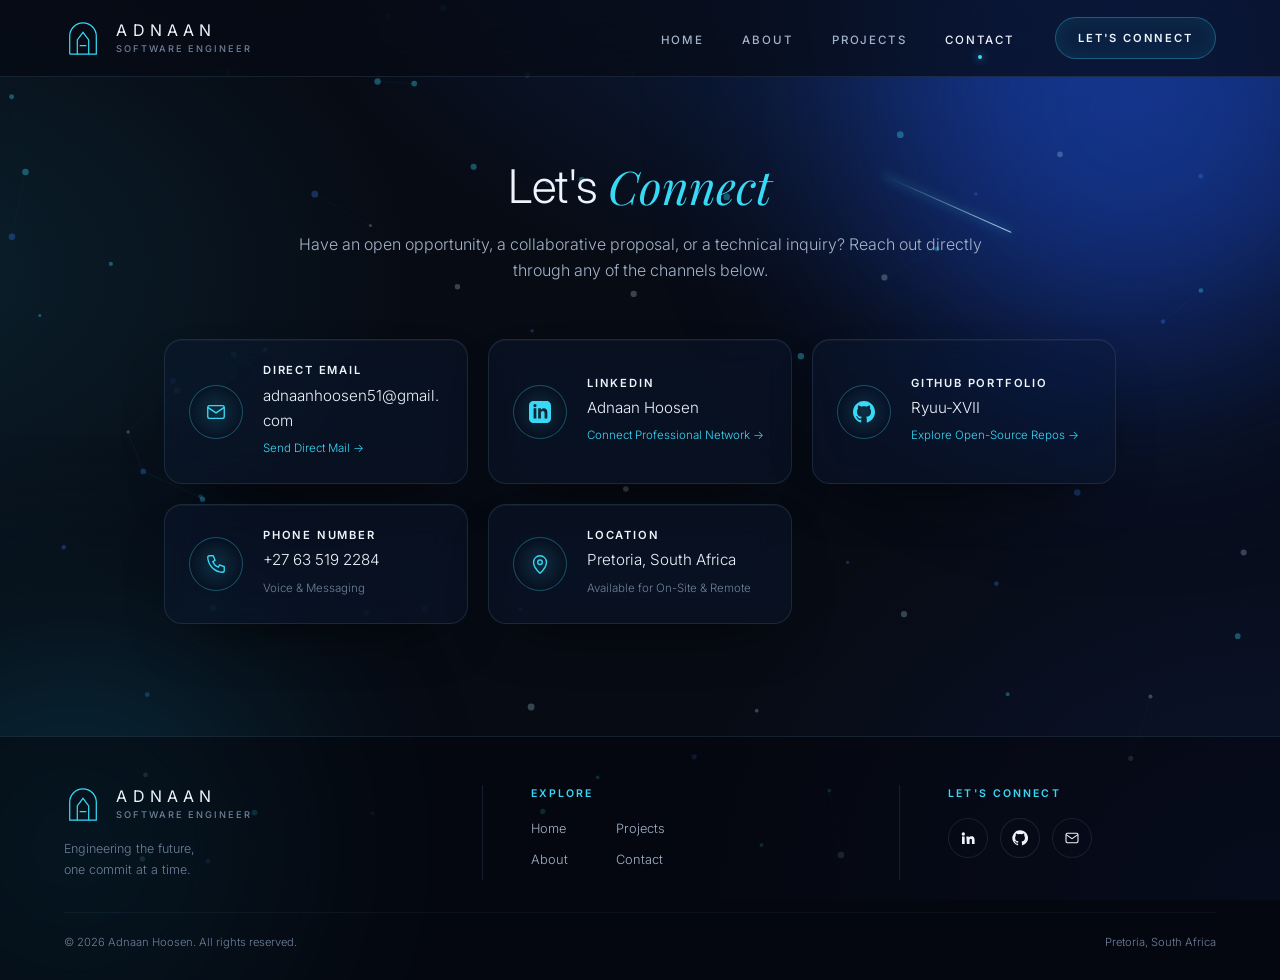
<file: contact.html>
<!DOCTYPE html>
<html lang="en">

<head>
    <meta charset="UTF-8">
    <meta name="viewport" content="width=device-width, initial-scale=1.0, viewport-fit=cover">
    <meta name="theme-color" content="#070b14">
    <link rel="manifest" href="/manifest.json">
    <link rel="preconnect" href="https://fonts.googleapis.com">
    <link rel="preconnect" href="https://fonts.gstatic.com" crossorigin>
    <link href="https://fonts.googleapis.com/css2?family=Inter:wght@300;400;500;600&family=Playfair+Display:ital,wght@1,400;1,500&display=swap"
        rel="stylesheet">
    <title>Adnaan Hoosen | Contact - Let's Connect</title>
    <meta name="description"
        content="Get in touch with Adnaan Hoosen. Connect directly through email, LinkedIn, GitHub, or phone.">
    <link rel="canonical" href="https://adnaan-portfolio-2026.web.app/contact.html">
    <meta property="og:type" content="website">
    <meta property="og:title" content="Adnaan Hoosen | Contact - Let's Connect">
    <meta property="og:description"
        content="Get in touch with Adnaan Hoosen. Connect directly through email, LinkedIn, GitHub, or phone.">
    <meta property="og:url" content="https://adnaan-portfolio-2026.web.app/contact.html">
    <meta property="og:image" content="https://adnaan-portfolio-2026.web.app/image/me.jpg">
    <meta name="twitter:card" content="summary_large_image">
    <meta name="twitter:title" content="Adnaan Hoosen | Contact - Let's Connect">
    <meta name="twitter:description"
        content="Get in touch with Adnaan Hoosen. Connect directly through email, LinkedIn, GitHub, or phone.">
    <meta name="twitter:image" content="https://adnaan-portfolio-2026.web.app/image/me.jpg">
    <link rel="icon" type="image/x-icon" href="/favicon.ico?v=2">
    <link rel="icon" type="image/png" href="/favicon.png?v=2">
    <link rel="stylesheet" href="/style.css?v=20261109a">
    <link rel="stylesheet" href="/mobile.css?v=20261109a" media="(max-width: 768px)">
    <link rel="stylesheet" href="/fx.css?v=20261109a">
    <script src="/vendor/motion.min.js?v=12.43.0" defer></script>
    <script src="/fx.js?v=20261109a" defer></script>
    <script src="/script.js?v=20261109a" defer></script>
</head>

<body>
    <!-- Interactive Background Particles Canvas -->
    <canvas id="particle-canvas"></canvas>

    <!-- Neon Background Ambient Glow Orbs -->
    <div class="bg-glow-orb orb-1"></div>
    <div class="bg-glow-orb orb-2"></div>

    <!-- Glass Navigation Bar -->
    <header id="global-header">
        <div class="nav-container">
            <nav class="navbar">
                <div class="logo">
                    <a href="index.html" id="logo-link" aria-label="Adnaan Hoosen, home">
                        <svg class="logo-mark" viewBox="0 0 40 40" fill="none" stroke="currentColor" stroke-width="1.3" aria-hidden="true">
                            <path d="M6 37V18a14 14 0 0 1 28 0v19Z" />
                            <path d="M14 37V22l6-8 6 8v15M16.5 28h7" />
                        </svg>
                        <span class="logo-text"><span class="logo-name">ADNAAN</span><span class="logo-role">Software Engineer</span></span>
                    </a>
                </div>

                <div class="nav-right">
                    <ul class="nav-menu">
                        <li class="nav-item"><a href="index.html" class="nav-link" id="nav-home">Home</a></li>
                        <li class="nav-item"><a href="about.html" class="nav-link" id="nav-about">About</a></li>
                        <li class="nav-item"><a href="projects.html" class="nav-link" id="nav-projects">Projects</a></li>
                        <li class="nav-item"><a href="contact.html" class="nav-link active" id="nav-contact">Contact</a></li>
                    </ul>
                    <a href="contact.html" class="nav-cta" id="nav-cta">Let's Connect</a>
                    <button class="hamburger" aria-label="Toggle menu" aria-expanded="false">
                        <span></span>
                        <span></span>
                        <span></span>
                    </button>
                </div>
            </nav>
        </div>
    </header>

    <!-- Mobile bottom tab bar (shown on phones only) -->
    <nav class="mobile-tabbar" aria-label="Mobile navigation">
        <a href="index.html" class="tab-link">
            <svg viewBox="0 0 24 24" fill="none" stroke="currentColor" stroke-width="1.6" stroke-linecap="round" stroke-linejoin="round" aria-hidden="true"><path d="M3 11 12 4l9 7"/><path d="M5 10v10h5v-6h4v6h5V10"/></svg>
            <span>Home</span>
        </a>
        <a href="about.html" class="tab-link">
            <svg viewBox="0 0 24 24" fill="none" stroke="currentColor" stroke-width="1.6" stroke-linecap="round" stroke-linejoin="round" aria-hidden="true"><circle cx="12" cy="8" r="4"/><path d="M4 21a8 8 0 0 1 16 0"/></svg>
            <span>About</span>
        </a>
        <a href="projects.html" class="tab-link">
            <svg viewBox="0 0 24 24" fill="none" stroke="currentColor" stroke-width="1.6" stroke-linecap="round" stroke-linejoin="round" aria-hidden="true"><rect x="3" y="3" width="7" height="7" rx="1.5"/><rect x="14" y="3" width="7" height="7" rx="1.5"/><rect x="3" y="14" width="7" height="7" rx="1.5"/><rect x="14" y="14" width="7" height="7" rx="1.5"/></svg>
            <span>Projects</span>
        </a>
        <a href="contact.html" class="tab-link active">
            <svg viewBox="0 0 24 24" fill="none" stroke="currentColor" stroke-width="1.6" stroke-linecap="round" stroke-linejoin="round" aria-hidden="true"><rect x="3" y="5" width="18" height="14" rx="2"/><path d="m3 7 9 6 9-6"/></svg>
            <span>Contact</span>
        </a>
    </nav>

    <!-- Main Transition Container -->
    <main id="main-content" class="page-container">

        <!-- CONTACT SECTION -->
        <section id="contact-section" class="section-padding">
            <div class="container" style="max-width: 1000px;">
                <div class="section-title-wrap reveal">
                    <h2 class="section-title">Let's <span class="text-gradient">Connect</span></h2>
                    <p class="section-desc">Have an open opportunity, a collaborative proposal, or a technical inquiry? Reach out directly through any of the channels below.</p>
                </div>

                <div class="contact-centered-grid reveal">
                    
                    <!-- Direct Email Card -->
                    <a href="mailto:adnaanhoosen51@gmail.com" class="glass-card contact-glow-card email-glow" id="contact-email">
                        <div class="contact-card-icon-wrap"><svg viewBox="0 0 24 24" fill="none" stroke="currentColor" stroke-width="1.5" aria-hidden="true"><rect x="3" y="5" width="18" height="14" rx="2"/><path d="m3 7 9 6 9-6"/></svg></div>
                        <div class="contact-card-info">
                            <h4>Direct Email</h4>
                            <p>adnaanhoosen51@gmail.com</p>
                            <span class="contact-action-hint">Send Direct Mail &rarr;</span>
                        </div>
                    </a>

                    <!-- LinkedIn Card -->
                    <a href="https://www.linkedin.com/in/adnaan-hoosen-4546b4356" target="_blank" class="glass-card contact-glow-card linkedin-glow" id="contact-linkedin">
                        <div class="contact-card-icon-wrap social-logo">
                            <svg xmlns="http://www.w3.org/2000/svg" viewBox="0 0 24 24" fill="currentColor">
                                <path d="M19 0h-14c-2.761 0-5 2.239-5 5v14c0 2.761 2.239 5 5 5h14c2.762 0 5-2.239 5-5v-14c0-2.761-2.238-5-5-5zm-11 19h-3v-11h3v11zm-1.5-12.268c-.966 0-1.75-.779-1.75-1.75s.784-1.75 1.75-1.75 1.75.779 1.75 1.75-.784 1.75-1.75 1.75zm13.5 12.268h-3v-5.604c0-3.368-4-3.113-4 0v5.604h-3v-11h3v1.765c1.396-2.586 7-2.777 7 2.476v6.759z"/>
                            </svg>
                        </div>
                        <div class="contact-card-info">
                            <h4>LinkedIn</h4>
                            <p>Adnaan Hoosen</p>
                            <span class="contact-action-hint">Connect Professional Network &rarr;</span>
                        </div>
                    </a>

                    <!-- GitHub Card -->
                    <a href="https://github.com/Ryuu-XVII?tab=repositories" target="_blank" class="glass-card contact-glow-card github-glow" id="contact-github">
                        <div class="contact-card-icon-wrap social-logo">
                            <svg xmlns="http://www.w3.org/2000/svg" viewBox="0 0 24 24" fill="currentColor">
                                <path d="M12 0c-6.626 0-12 5.373-12 12 0 5.302 3.438 9.8 8.207 11.387.599.111.793-.261.793-.577v-2.234c-3.338.726-4.033-1.416-4.033-1.416-.546-1.387-1.333-1.756-1.333-1.756-1.089-.745.083-.729.083-.729 1.205.084 1.839 1.237 1.839 1.237 1.07 1.834 2.807 1.304 3.492.997.107-.775.418-1.305.762-1.604-2.665-.305-5.467-1.334-5.467-5.931 0-1.311.469-2.381 1.236-3.221-.124-.303-.535-1.524.117-3.176 0 0 1.008-.322 3.301 1.23.957-.266 1.983-.399 3.003-.404 1.02.005 2.047.138 3.006.404 2.291-1.552 3.297-1.23 3.297-1.23.653 1.653.242 2.874.118 3.176.77.84 1.235 1.911 1.235 3.221 0 4.609-2.807 5.624-5.479 5.921.43.372.823 1.102.823 2.222v3.293c0 .319.192.694.801.576 4.765-1.589 8.199-6.086 8.199-11.386 0-6.627-5.373-12-12-12z"/>
                            </svg>
                        </div>
                        <div class="contact-card-info">
                            <h4>GitHub Portfolio</h4>
                            <p>Ryuu-XVII</p>
                            <span class="contact-action-hint">Explore Open-Source Repos &rarr;</span>
                        </div>
                    </a>

                    <!-- Phone Card -->
                    <div class="glass-card contact-glow-card phone-glow" id="contact-phone">
                        <div class="contact-card-icon-wrap"><svg viewBox="0 0 24 24" fill="none" stroke="currentColor" stroke-width="1.5" stroke-linejoin="round" aria-hidden="true"><path d="M5 3h4l2 5-2.5 1.5a11 11 0 0 0 6 6L16 13l5 2v4a2 2 0 0 1-2 2A17 17 0 0 1 3 5a2 2 0 0 1 2-2z"/></svg></div>
                        <div class="contact-card-info">
                            <h4>Phone Number</h4>
                            <p>+27 63 519 2284</p>
                            <span class="contact-action-hint" style="color: var(--text-muted);">Voice & Messaging</span>
                        </div>
                    </div>

                    <!-- Location Card -->
                    <div class="glass-card contact-glow-card location-glow" id="contact-location">
                        <div class="contact-card-icon-wrap"><svg viewBox="0 0 24 24" fill="none" stroke="currentColor" stroke-width="1.5" aria-hidden="true"><path d="M12 22s7-6.2 7-12a7 7 0 0 0-14 0c0 5.8 7 12 7 12z"/><circle cx="12" cy="10" r="2.5"/></svg></div>
                        <div class="contact-card-info">
                            <h4>Location</h4>
                            <p>Pretoria, South Africa</p>
                            <span class="contact-action-hint" style="color: var(--text-muted);">Available for On-Site & Remote</span>
                        </div>
                    </div>

                </div>
            </div>
        </section>

    </main>

    <!-- Global Footer -->
    <footer>
        <div class="container">
            <div class="footer-grid">
                <div>
                    <a href="index.html" class="logo" style="display:flex;align-items:center;gap:0.9rem;">
                        <svg class="logo-mark" viewBox="0 0 40 40" fill="none" stroke="currentColor" stroke-width="1.3" aria-hidden="true">
                            <path d="M6 37V18a14 14 0 0 1 28 0v19Z" />
                            <path d="M14 37V22l6-8 6 8v15M16.5 28h7" />
                        </svg>
                        <span class="logo-text"><span class="logo-name">ADNAAN</span><span class="logo-role">Software Engineer</span></span>
                    </a>
                    <p class="footer-tagline">Engineering the future,<br>one commit at a time.</p>
                </div>
                <div>
                    <span class="footer-heading">Explore</span>
                    <ul class="footer-links">
                        <li><a href="index.html">Home</a></li>
                        <li><a href="projects.html">Projects</a></li>
                        <li><a href="about.html">About</a></li>
                        <li><a href="contact.html">Contact</a></li>
                    </ul>
                </div>
                <div>
                    <span class="footer-heading">Let's Connect</span>
                    <div class="footer-socials">
                        <a href="https://www.linkedin.com/in/adnaan-hoosen-4546b4356" target="_blank" rel="noopener" aria-label="LinkedIn">
                            <svg viewBox="0 0 24 24" fill="currentColor" aria-hidden="true"><path d="M4.98 3.5a2.5 2.5 0 1 1 0 5 2.5 2.5 0 0 1 0-5zM3 9.75h4V21H3zM9.5 9.75h3.8v1.6h.05c.53-1 1.84-2.05 3.78-2.05 4.04 0 4.79 2.66 4.79 6.12V21h-4v-4.98c0-1.19-.02-2.72-1.66-2.72-1.66 0-1.91 1.3-1.91 2.63V21h-4z"/></svg>
                        </a>
                        <a href="https://github.com/Ryuu-XVII" target="_blank" rel="noopener" aria-label="GitHub">
                            <svg viewBox="0 0 24 24" fill="currentColor" aria-hidden="true"><path d="M12 .5a11.5 11.5 0 0 0-3.64 22.41c.58.1.79-.25.79-.56v-2c-3.2.7-3.88-1.37-3.88-1.37-.53-1.33-1.28-1.69-1.28-1.69-1.05-.71.08-.7.08-.7 1.16.08 1.77 1.19 1.77 1.19 1.03 1.77 2.7 1.26 3.36.96.1-.75.4-1.26.73-1.55-2.55-.29-5.24-1.28-5.24-5.69 0-1.26.45-2.29 1.19-3.09-.12-.29-.52-1.46.11-3.05 0 0 .97-.31 3.17 1.18a11 11 0 0 1 5.77 0c2.2-1.49 3.17-1.18 3.17-1.18.63 1.59.23 2.76.11 3.05.74.8 1.19 1.83 1.19 3.09 0 4.42-2.7 5.39-5.26 5.68.41.36.78 1.06.78 2.14v3.17c0 .31.21.67.8.56A11.5 11.5 0 0 0 12 .5z"/></svg>
                        </a>
                        <a href="mailto:adnaanhoosen51@gmail.com" aria-label="Email">
                            <svg viewBox="0 0 24 24" fill="none" stroke="currentColor" stroke-width="1.6" aria-hidden="true"><rect x="3" y="5" width="18" height="14" rx="2"/><path d="m3 7 9 6 9-6"/></svg>
                        </a>
                    </div>
                </div>
            </div>
            <div class="footer-bottom">
                <p>&copy; 2026 Adnaan Hoosen. All rights reserved.</p>
                <p>Pretoria, South Africa</p>
            </div>
        </div>
    </footer>

    <!-- Interactive Drawer Modal (Dynamic details) -->
    <div id="project-modal" class="modal-overlay" aria-hidden="true" role="dialog">
        <div class="modal-content-wrap">
            <button class="modal-close-btn" aria-label="Close modal">&times;</button>
            <div class="modal-body">
                <!-- Filled dynamically by JavaScript -->
            </div>
        </div>
    </div>
</body>

</html>
</file>
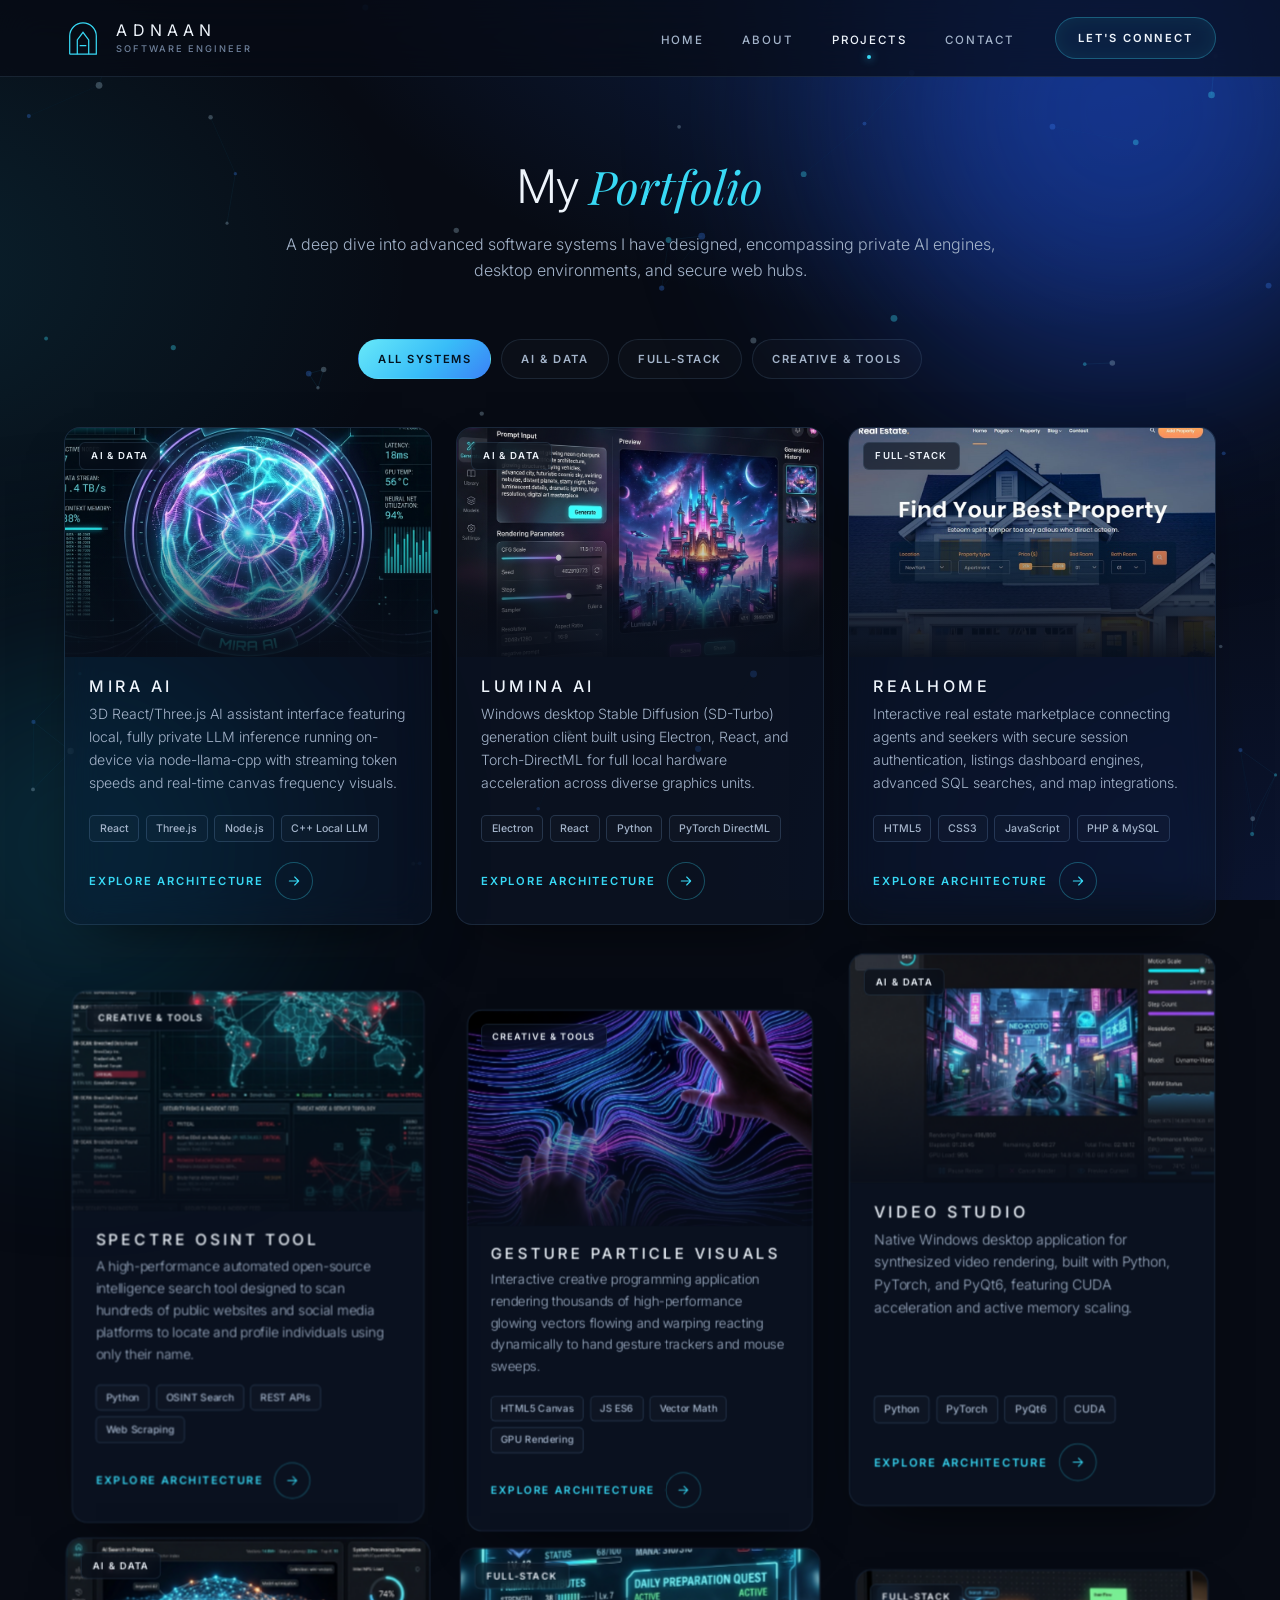
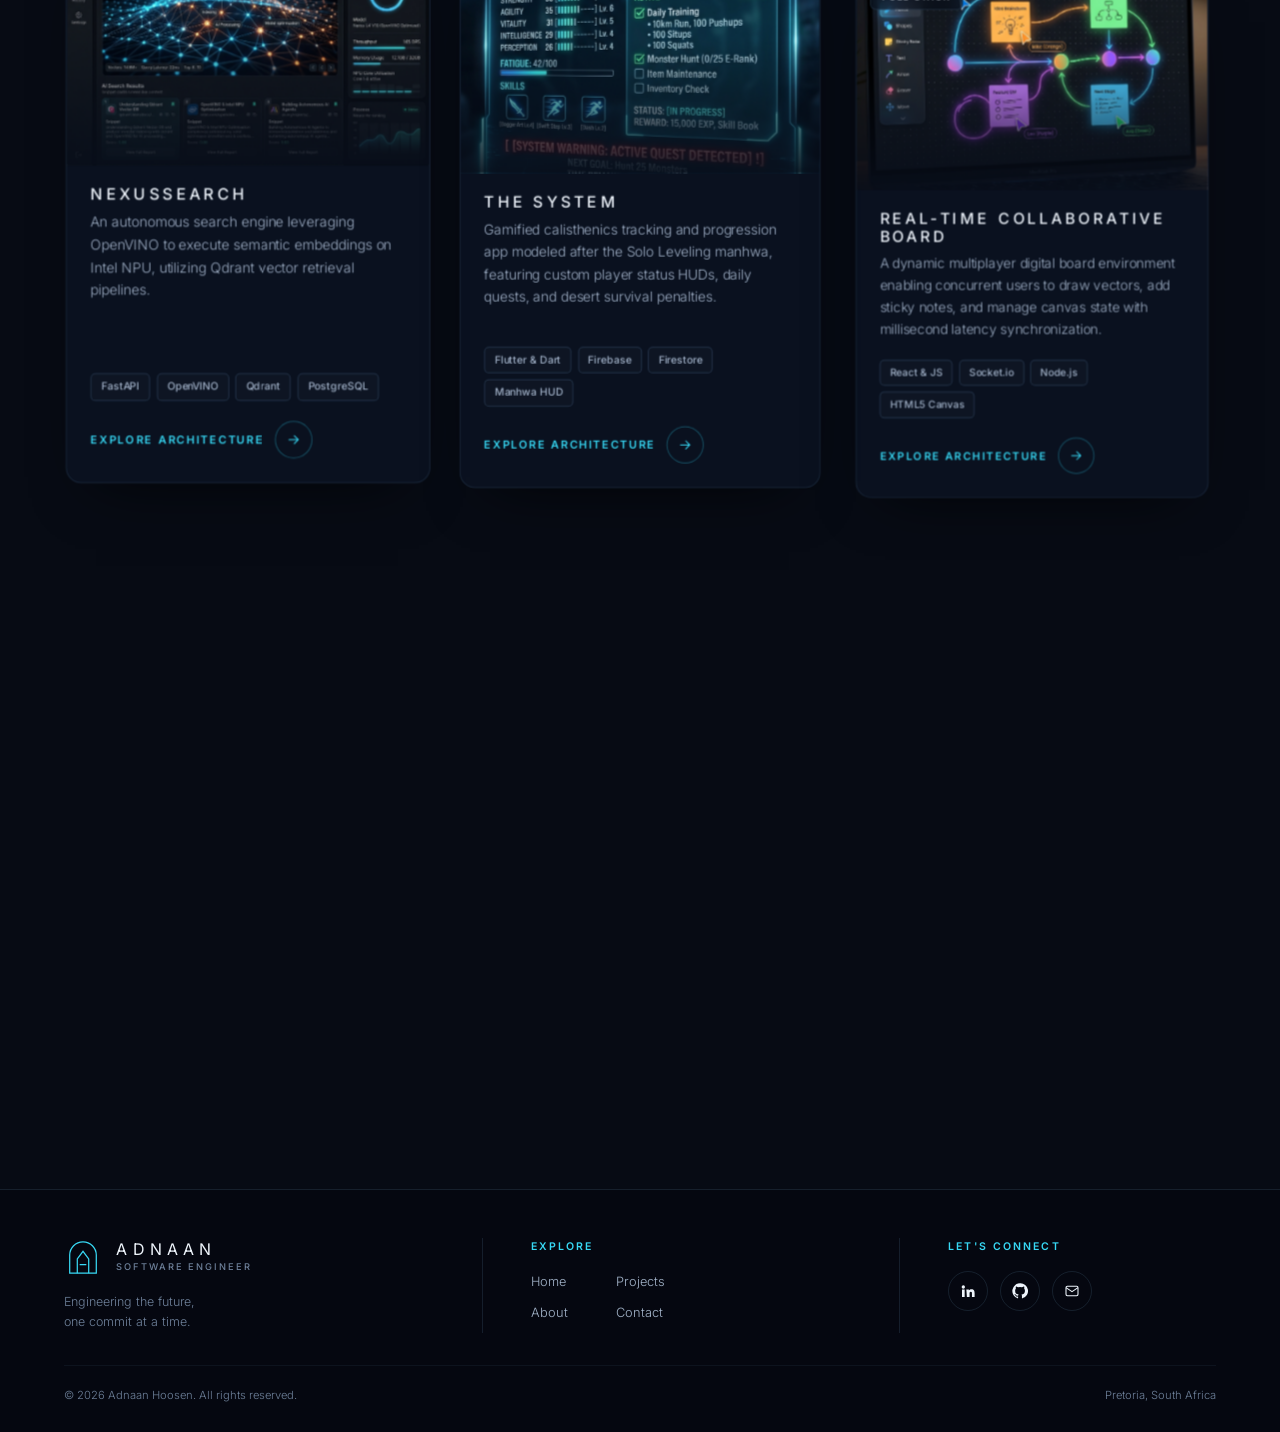
<file: projects.html>
<!DOCTYPE html>
<html lang="en">

<head>
    <meta charset="UTF-8">
    <meta name="viewport" content="width=device-width, initial-scale=1.0, viewport-fit=cover">
    <meta name="theme-color" content="#070b14">
    <link rel="manifest" href="/manifest.json">
    <link rel="preconnect" href="https://fonts.googleapis.com">
    <link rel="preconnect" href="https://fonts.gstatic.com" crossorigin>
    <link href="https://fonts.googleapis.com/css2?family=Inter:wght@300;400;500;600&family=Playfair+Display:ital,wght@1,400;1,500&display=swap"
        rel="stylesheet">
    <title>Adnaan Hoosen | Projects - AI Products & Full-Stack Systems</title>
    <meta name="description"
        content="Explore Adnaan Hoosen's engineering projects including local LLM streaming assistants, Stable Diffusion desktop applications, full-stack rental platforms, security scrapers, and interactive visuals.">
    <link rel="canonical" href="https://adnaan-portfolio-2026.web.app/projects.html">
    <meta property="og:type" content="website">
    <meta property="og:title" content="Adnaan Hoosen | Projects - AI Products & Full-Stack Systems">
    <meta property="og:description"
        content="Explore Adnaan Hoosen's engineering projects including local LLM streaming assistants, Stable Diffusion desktop applications, full-stack rental platforms, security scrapers, and interactive visuals.">
    <meta property="og:url" content="https://adnaan-portfolio-2026.web.app/projects.html">
    <meta property="og:image" content="https://adnaan-portfolio-2026.web.app/image/me.jpg">
    <meta name="twitter:card" content="summary_large_image">
    <meta name="twitter:title" content="Adnaan Hoosen | Projects - AI Products & Full-Stack Systems">
    <meta name="twitter:description"
        content="Explore Adnaan Hoosen's engineering projects including local LLM streaming assistants, Stable Diffusion desktop applications, full-stack rental platforms, security scrapers, and interactive visuals.">
    <meta name="twitter:image" content="https://adnaan-portfolio-2026.web.app/image/me.jpg">
    <link rel="icon" type="image/x-icon" href="/favicon.ico?v=2">
    <link rel="icon" type="image/png" href="/favicon.png?v=2">
    <link rel="stylesheet" href="/style.css?v=20261109a">
    <link rel="stylesheet" href="/mobile.css?v=20261109a" media="(max-width: 768px)">
    <link rel="stylesheet" href="/fx.css?v=20261109a">
    <script src="/vendor/motion.min.js?v=12.43.0" defer></script>
    <script src="/fx.js?v=20261109a" defer></script>
    <script src="/script.js?v=20261109a" defer></script>
</head>

<body>
    <!-- Interactive Background Particles Canvas -->
    <canvas id="particle-canvas"></canvas>

    <!-- Neon Background Ambient Glow Orbs -->
    <div class="bg-glow-orb orb-1"></div>
    <div class="bg-glow-orb orb-2"></div>

    <!-- Glass Navigation Bar -->
    <header id="global-header">
        <div class="nav-container">
            <nav class="navbar">
                <div class="logo">
                    <a href="index.html" id="logo-link" aria-label="Adnaan Hoosen, home">
                        <svg class="logo-mark" viewBox="0 0 40 40" fill="none" stroke="currentColor" stroke-width="1.3" aria-hidden="true">
                            <path d="M6 37V18a14 14 0 0 1 28 0v19Z" />
                            <path d="M14 37V22l6-8 6 8v15M16.5 28h7" />
                        </svg>
                        <span class="logo-text"><span class="logo-name">ADNAAN</span><span class="logo-role">Software Engineer</span></span>
                    </a>
                </div>

                <div class="nav-right">
                    <ul class="nav-menu">
                        <li class="nav-item"><a href="index.html" class="nav-link" id="nav-home">Home</a></li>
                        <li class="nav-item"><a href="about.html" class="nav-link" id="nav-about">About</a></li>
                        <li class="nav-item"><a href="projects.html" class="nav-link active" id="nav-projects">Projects</a></li>
                        <li class="nav-item"><a href="contact.html" class="nav-link" id="nav-contact">Contact</a></li>
                    </ul>
                    <a href="contact.html" class="nav-cta" id="nav-cta">Let's Connect</a>
                    <button class="hamburger" aria-label="Toggle menu" aria-expanded="false">
                        <span></span>
                        <span></span>
                        <span></span>
                    </button>
                </div>
            </nav>
        </div>
    </header>

    <!-- Mobile bottom tab bar (shown on phones only) -->
    <nav class="mobile-tabbar" aria-label="Mobile navigation">
        <a href="index.html" class="tab-link">
            <svg viewBox="0 0 24 24" fill="none" stroke="currentColor" stroke-width="1.6" stroke-linecap="round" stroke-linejoin="round" aria-hidden="true"><path d="M3 11 12 4l9 7"/><path d="M5 10v10h5v-6h4v6h5V10"/></svg>
            <span>Home</span>
        </a>
        <a href="about.html" class="tab-link">
            <svg viewBox="0 0 24 24" fill="none" stroke="currentColor" stroke-width="1.6" stroke-linecap="round" stroke-linejoin="round" aria-hidden="true"><circle cx="12" cy="8" r="4"/><path d="M4 21a8 8 0 0 1 16 0"/></svg>
            <span>About</span>
        </a>
        <a href="projects.html" class="tab-link active">
            <svg viewBox="0 0 24 24" fill="none" stroke="currentColor" stroke-width="1.6" stroke-linecap="round" stroke-linejoin="round" aria-hidden="true"><rect x="3" y="3" width="7" height="7" rx="1.5"/><rect x="14" y="3" width="7" height="7" rx="1.5"/><rect x="3" y="14" width="7" height="7" rx="1.5"/><rect x="14" y="14" width="7" height="7" rx="1.5"/></svg>
            <span>Projects</span>
        </a>
        <a href="contact.html" class="tab-link">
            <svg viewBox="0 0 24 24" fill="none" stroke="currentColor" stroke-width="1.6" stroke-linecap="round" stroke-linejoin="round" aria-hidden="true"><rect x="3" y="5" width="18" height="14" rx="2"/><path d="m3 7 9 6 9-6"/></svg>
            <span>Contact</span>
        </a>
    </nav>

    <!-- Main Transition Container -->
    <main id="main-content" class="page-container">

        <!-- PROJECTS PORTFOLIO HERO -->
        <section id="portfolio-hero" class="section-padding">
            <div class="container">
                <div class="section-title-wrap reveal">
                    <h2 class="section-title">My <span class="text-gradient">Portfolio</span></h2>
                    <p class="section-desc">A deep dive into advanced software systems I have designed, encompassing
                        private AI engines, desktop environments, and secure web hubs.</p>
                </div>

                <!-- Category filtering bar -->
                <div class="projects-filter-bar reveal delay-100">
                    <button class="filter-btn active" data-filter="all" aria-pressed="true">All Systems</button>
                    <button class="filter-btn" data-filter="ai-data" aria-pressed="false">AI & Data</button>
                    <button class="filter-btn" data-filter="full-stack" aria-pressed="false">Full-Stack</button>
                    <button class="filter-btn" data-filter="creative-tools" aria-pressed="false">Creative & Tools</button>
                </div>

                <!-- Grid of 5 CV-listed projects -->
                <div class="projects-grid">

                    <!-- Mira AI Card -->
                    <div class="project-card-wrap reveal delay-100" data-category="ai-data">
                        <div class="glass-card project-card">
                            <div class="project-card-image-wrap">
                                <img loading="lazy" src="image/mira_ai_mockup.png" alt="Mira AI visual representation"
                                    class="project-card-img">
                                <div class="project-card-image-overlay"></div>
                                <span class="project-card-category">AI & Data</span>
                            </div>
                            <div class="project-card-content">
                                <h3 class="project-card-title">Mira AI</h3>
                                <p class="project-card-desc">
                                    3D React/Three.js AI assistant interface featuring local, fully private LLM
                                    inference running on-device via node-llama-cpp with streaming token speeds and
                                    real-time canvas frequency visuals.
                                </p>
                                <div class="project-tech-badges">
                                    <span class="tech-badge">React</span>
                                    <span class="tech-badge">Three.js</span>
                                    <span class="tech-badge">Node.js</span>
                                    <span class="tech-badge">C++ Local LLM</span>
                                </div>
                                <div class="project-btn-wrap">
                                    <button class="project-btn" data-project="mira-ai" id="project-btn-mira">Explore
                                        Architecture</button>
                                </div>
                            </div>
                        </div>
                    </div>

                    <!-- Lumina AI Card -->
                    <div class="project-card-wrap reveal delay-200" data-category="ai-data">
                        <div class="glass-card project-card">
                            <div class="project-card-image-wrap">
                                <img loading="lazy" src="image/lumina_ai_mockup.png" alt="Lumina AI visual representation"
                                    class="project-card-img">
                                <div class="project-card-image-overlay"></div>
                                <span class="project-card-category">AI & Data</span>
                            </div>
                            <div class="project-card-content">
                                <h3 class="project-card-title">Lumina AI</h3>
                                <p class="project-card-desc">
                                    Windows desktop Stable Diffusion (SD-Turbo) generation client built using Electron,
                                    React, and Torch-DirectML for full local hardware acceleration across diverse
                                    graphics units.
                                </p>
                                <div class="project-tech-badges">
                                    <span class="tech-badge">Electron</span>
                                    <span class="tech-badge">React</span>
                                    <span class="tech-badge">Python</span>
                                    <span class="tech-badge">PyTorch DirectML</span>
                                </div>
                                <div class="project-btn-wrap">
                                    <button class="project-btn" data-project="lumina-ai" id="project-btn-lumina">Explore
                                        Architecture</button>
                                </div>
                            </div>
                        </div>
                    </div>

                    <!-- RealHome Card -->
                    <div class="project-card-wrap reveal delay-300" data-category="full-stack">
                        <div class="glass-card project-card">
                            <div class="project-card-image-wrap">
                                <img loading="lazy" src="image/OIP2.jpeg" alt="RealHome Listing Marketplace" class="project-card-img">
                                <div class="project-card-image-overlay"></div>
                                <span class="project-card-category">Full-Stack</span>
                            </div>
                            <div class="project-card-content">
                                <h3 class="project-card-title">RealHome</h3>
                                <p class="project-card-desc">
                                    Interactive real estate marketplace connecting agents and seekers with secure
                                    session authentication, listings dashboard engines, advanced SQL searches, and map
                                    integrations.
                                </p>
                                <div class="project-tech-badges">
                                    <span class="tech-badge">HTML5</span>
                                    <span class="tech-badge">CSS3</span>
                                    <span class="tech-badge">JavaScript</span>
                                    <span class="tech-badge">PHP & MySQL</span>
                                </div>
                                <div class="project-btn-wrap">
                                    <button class="project-btn" data-project="realhome"
                                        id="project-btn-realhome">Explore Architecture</button>
                                </div>
                            </div>
                        </div>
                    </div>

                    <!-- Spectre OSINT Tool -->
                    <div class="project-card-wrap reveal delay-400" data-category="creative-tools">
                        <div class="glass-card project-card">
                            <div class="project-card-image-wrap">
                                <img loading="lazy" src="image/spectre_osint_mockup.png" alt="Spectre OSINT Tool"
                                    class="project-card-img" style="object-fit: cover;">
                                <div class="project-card-image-overlay"></div>
                                <span class="project-card-category">Creative & Tools</span>
                            </div>
                            <div class="project-card-content">
                                <h3 class="project-card-title">Spectre OSINT Tool</h3>
                                <p class="project-card-desc">
                                    A high-performance automated open-source intelligence search tool designed to scan hundreds of public websites and social media platforms to locate and profile individuals using only their name.
                                </p>
                                <div class="project-tech-badges">
                                    <span class="tech-badge">Python</span>
                                    <span class="tech-badge">OSINT Search</span>
                                    <span class="tech-badge">REST APIs</span>
                                    <span class="tech-badge">Web Scraping</span>
                                </div>
                                <div class="project-btn-wrap">
                                    <button class="project-btn" data-project="spectre-osint"
                                        id="project-btn-spectre">Explore Architecture</button>
                                </div>
                            </div>
                        </div>
                    </div>

                    <!-- gesture-particle-system -->
                    <div class="project-card-wrap reveal delay-500" data-category="creative-tools">
                        <div class="glass-card project-card">
                            <div class="project-card-image-wrap">
                                <img loading="lazy" src="image/gesture_particles_mockup.png" alt="Gesture Particle Visualizer"
                                    class="project-card-img" style="object-fit: cover;">
                                <div class="project-card-image-overlay"></div>
                                <span class="project-card-category">Creative & Tools</span>
                            </div>
                            <div class="project-card-content">
                                <h3 class="project-card-title">Gesture Particle Visuals</h3>
                                <p class="project-card-desc">
                                    Interactive creative programming application rendering thousands of high-performance
                                    glowing vectors flowing and warping reacting dynamically to hand gesture trackers
                                    and mouse sweeps.
                                </p>
                                <div class="project-tech-badges">
                                    <span class="tech-badge">HTML5 Canvas</span>
                                    <span class="tech-badge">JS ES6</span>
                                    <span class="tech-badge">Vector Math</span>
                                    <span class="tech-badge">GPU Rendering</span>
                                </div>
                                <div class="project-btn-wrap">
                                    <button class="project-btn" data-project="gesture-particle-system"
                                        id="project-btn-gesture">Explore Architecture</button>
                                </div>
                            </div>
                        </div>
                    </div>

                    <!-- Video Studio Card -->
                    <div class="project-card-wrap reveal delay-100" data-category="ai-data">
                        <div class="glass-card project-card">
                            <div class="project-card-image-wrap">
                                <img loading="lazy" src="image/video_studio_mockup.png" alt="Video Studio Synthesized Video Engine"
                                    class="project-card-img" style="object-fit: cover;">
                                <div class="project-card-image-overlay"></div>
                                <span class="project-card-category">AI & Data</span>
                            </div>
                            <div class="project-card-content">
                                <h3 class="project-card-title">Video Studio</h3>
                                <p class="project-card-desc">
                                    Native Windows desktop application for synthesized video rendering, built with Python, PyTorch, and PyQt6, featuring CUDA acceleration and active memory scaling.
                                </p>
                                <div class="project-tech-badges">
                                    <span class="tech-badge">Python</span>
                                    <span class="tech-badge">PyTorch</span>
                                    <span class="tech-badge">PyQt6</span>
                                    <span class="tech-badge">CUDA</span>
                                </div>
                                <div class="project-btn-wrap">
                                    <button class="project-btn" data-project="video-studio"
                                        id="project-btn-video-studio">Explore Architecture</button>
                                </div>
                            </div>
                        </div>
                    </div>

                    <!-- NexusSearch Card -->
                    <div class="project-card-wrap reveal delay-200" data-category="ai-data">
                        <div class="glass-card project-card">
                            <div class="project-card-image-wrap">
                                <img loading="lazy" src="image/nexus_search_mockup.png" alt="NexusSearch AI Search Engine"
                                    class="project-card-img" style="object-fit: cover;">
                                <div class="project-card-image-overlay"></div>
                                <span class="project-card-category">AI & Data</span>
                            </div>
                            <div class="project-card-content">
                                <h3 class="project-card-title">NexusSearch</h3>
                                <p class="project-card-desc">
                                    An autonomous search engine leveraging OpenVINO to execute semantic embeddings on Intel NPU, utilizing Qdrant vector retrieval pipelines.
                                </p>
                                <div class="project-tech-badges">
                                    <span class="tech-badge">FastAPI</span>
                                    <span class="tech-badge">OpenVINO</span>
                                    <span class="tech-badge">Qdrant</span>
                                    <span class="tech-badge">PostgreSQL</span>
                                </div>
                                <div class="project-btn-wrap">
                                    <button class="project-btn" data-project="nexus-search"
                                        id="project-btn-nexus-search">Explore Architecture</button>
                                </div>
                            </div>
                        </div>
                    </div>

                    <!-- The System Card -->
                    <div class="project-card-wrap reveal delay-300" data-category="full-stack">
                        <div class="glass-card project-card">
                            <div class="project-card-image-wrap">
                                <img loading="lazy" src="image/the_system_hud.png" alt="The System Mobile Workout Tracker"
                                    class="project-card-img" style="object-fit: cover;">
                                <div class="project-card-image-overlay"></div>
                                <span class="project-card-category">Full-Stack</span>
                            </div>
                            <div class="project-card-content">
                                <h3 class="project-card-title">The System</h3>
                                <p class="project-card-desc">
                                    Gamified calisthenics tracking and progression app modeled after the Solo Leveling manhwa, featuring custom player status HUDs, daily quests, and desert survival penalties.
                                </p>
                                <div class="project-tech-badges">
                                    <span class="tech-badge">Flutter & Dart</span>
                                    <span class="tech-badge">Firebase</span>
                                    <span class="tech-badge">Firestore</span>
                                    <span class="tech-badge">Manhwa HUD</span>
                                </div>
                                <div class="project-btn-wrap">
                                    <button class="project-btn" data-project="the-system"
                                        id="project-btn-the-system">Explore Architecture</button>
                                </div>
                            </div>
                        </div>
                    </div>

                    <!-- Real-Time Collaborative Board Card -->
                    <div class="project-card-wrap reveal delay-400" data-category="full-stack">
                        <div class="glass-card project-card">
                            <div class="project-card-image-wrap">
                                <img loading="lazy" src="image/collab_board_mockup.png" alt="Real-Time Collaborative Board"
                                    class="project-card-img" style="object-fit: cover;">
                                <div class="project-card-image-overlay"></div>
                                <span class="project-card-category">Full-Stack</span>
                            </div>
                            <div class="project-card-content">
                                <h3 class="project-card-title">Real-Time Collaborative Board</h3>
                                <p class="project-card-desc">
                                    A dynamic multiplayer digital board environment enabling concurrent users to draw vectors, add sticky notes, and manage canvas state with millisecond latency synchronization.
                                </p>
                                <div class="project-tech-badges">
                                    <span class="tech-badge">React & JS</span>
                                    <span class="tech-badge">Socket.io</span>
                                    <span class="tech-badge">Node.js</span>
                                    <span class="tech-badge">HTML5 Canvas</span>
                                </div>
                                <div class="project-btn-wrap">
                                    <button class="project-btn" data-project="collaborative-board"
                                        id="project-btn-collaborative-board">Explore Architecture</button>
                                </div>
                            </div>
                        </div>
                    </div>

                    <!-- Micro-Merchant POS System Card -->
                    <div class="project-card-wrap reveal delay-500" data-category="full-stack">
                        <div class="glass-card project-card">
                            <div class="project-card-image-wrap">
                                <img loading="lazy" src="image/pos_mockup.png" alt="Micro-Merchant POS System"
                                    class="project-card-img" style="object-fit: cover;">
                                <div class="project-card-image-overlay"></div>
                                <span class="project-card-category">Full-Stack</span>
                            </div>
                            <div class="project-card-content">
                                <h3 class="project-card-title">Micro-Merchant POS System</h3>
                                <p class="project-card-desc">
                                    A lightweight, offline-first cross-platform mobile point-of-sale system designed for micro-merchants to perform checkout operations, manage catalog items, track sales metrics, and print invoices.
                                </p>
                                <div class="project-tech-badges">
                                    <span class="tech-badge">Flutter & Dart</span>
                                    <span class="tech-badge">SQLite DB</span>
                                    <span class="tech-badge">State Management</span>
                                    <span class="tech-badge">Receipt Generator</span>
                                </div>
                                <div class="project-btn-wrap">
                                    <button class="project-btn" data-project="micro-merchant-pos"
                                        id="project-btn-micro-merchant-pos">Explore Architecture</button>
                                </div>
                            </div>
                        </div>
                    </div>

                    <!-- MIRA Core Card -->
                    <div class="project-card-wrap reveal delay-400" data-category="creative-tools">
                        <div class="glass-card project-card">
                            <div class="project-card-image-wrap">
                                <img loading="lazy" src="image/mira_core_console.png" alt="MIRA Core Systems Command Bridge"
                                    class="project-card-img" style="object-fit: cover;">
                                <div class="project-card-image-overlay"></div>
                                <span class="project-card-category">Creative & Tools</span>
                            </div>
                            <div class="project-card-content">
                                <h3 class="project-card-title">MIRA Core</h3>
                                <p class="project-card-desc">
                                    An advanced native command interface and telemetry bridge managing audio DSP capturing pipelines, hardware vaults, and Firestore history syncing.
                                </p>
                                <div class="project-tech-badges">
                                    <span class="tech-badge">Flutter & Dart</span>
                                    <span class="tech-badge">Audio DSP</span>
                                    <span class="tech-badge">DPAPI Vault</span>
                                    <span class="tech-badge">Firestore</span>
                                </div>
                                <div class="project-btn-wrap">
                                    <button class="project-btn" data-project="mira-core"
                                        id="project-btn-mira-core">Explore Architecture</button>
                                </div>
                            </div>
                        </div>
                    </div>

                    <!-- Procedural Roguelike Map Generator Card -->
                    <div class="project-card-wrap reveal delay-500" data-category="creative-tools">
                        <div class="glass-card project-card">
                            <div class="project-card-image-wrap">
                                <img loading="lazy" src="image/procedural_map_mockup.png" alt="Procedural Roguelike Map Generator"
                                    class="project-card-img" style="object-fit: cover;">
                                <div class="project-card-image-overlay"></div>
                                <span class="project-card-category">Creative & Tools</span>
                            </div>
                            <div class="project-card-content">
                                <h3 class="project-card-title">Procedural Roguelike Map Generator</h3>
                                <p class="project-card-desc">
                                    An interactive procedural generation suite executing Binary Space Partitioning (BSP) trees, cellular automata, and drunkard's walk pathing to synthesize complex, natural 2D roguelike grids.
                                </p>
                                <div class="project-tech-badges">
                                    <span class="tech-badge">Python</span>
                                    <span class="tech-badge">BSP Trees</span>
                                    <span class="tech-badge">Cellular Automata</span>
                                    <span class="tech-badge">Vector Pathing</span>
                                </div>
                                <div class="project-btn-wrap">
                                    <button class="project-btn" data-project="roguelike-map-generator"
                                        id="project-btn-roguelike-map-generator">Explore Architecture</button>
                                </div>
                            </div>
                        </div>
                    </div>

                </div>
            </div>
        </section>

    </main>

    <!-- Global Footer -->
    <footer>
        <div class="container">
            <div class="footer-grid">
                <div>
                    <a href="index.html" class="logo" style="display:flex;align-items:center;gap:0.9rem;">
                        <svg class="logo-mark" viewBox="0 0 40 40" fill="none" stroke="currentColor" stroke-width="1.3" aria-hidden="true">
                            <path d="M6 37V18a14 14 0 0 1 28 0v19Z" />
                            <path d="M14 37V22l6-8 6 8v15M16.5 28h7" />
                        </svg>
                        <span class="logo-text"><span class="logo-name">ADNAAN</span><span class="logo-role">Software Engineer</span></span>
                    </a>
                    <p class="footer-tagline">Engineering the future,<br>one commit at a time.</p>
                </div>
                <div>
                    <span class="footer-heading">Explore</span>
                    <ul class="footer-links">
                        <li><a href="index.html">Home</a></li>
                        <li><a href="projects.html">Projects</a></li>
                        <li><a href="about.html">About</a></li>
                        <li><a href="contact.html">Contact</a></li>
                    </ul>
                </div>
                <div>
                    <span class="footer-heading">Let's Connect</span>
                    <div class="footer-socials">
                        <a href="https://www.linkedin.com/in/adnaan-hoosen-4546b4356" target="_blank" rel="noopener" aria-label="LinkedIn">
                            <svg viewBox="0 0 24 24" fill="currentColor" aria-hidden="true"><path d="M4.98 3.5a2.5 2.5 0 1 1 0 5 2.5 2.5 0 0 1 0-5zM3 9.75h4V21H3zM9.5 9.75h3.8v1.6h.05c.53-1 1.84-2.05 3.78-2.05 4.04 0 4.79 2.66 4.79 6.12V21h-4v-4.98c0-1.19-.02-2.72-1.66-2.72-1.66 0-1.91 1.3-1.91 2.63V21h-4z"/></svg>
                        </a>
                        <a href="https://github.com/Ryuu-XVII" target="_blank" rel="noopener" aria-label="GitHub">
                            <svg viewBox="0 0 24 24" fill="currentColor" aria-hidden="true"><path d="M12 .5a11.5 11.5 0 0 0-3.64 22.41c.58.1.79-.25.79-.56v-2c-3.2.7-3.88-1.37-3.88-1.37-.53-1.33-1.28-1.69-1.28-1.69-1.05-.71.08-.7.08-.7 1.16.08 1.77 1.19 1.77 1.19 1.03 1.77 2.7 1.26 3.36.96.1-.75.4-1.26.73-1.55-2.55-.29-5.24-1.28-5.24-5.69 0-1.26.45-2.29 1.19-3.09-.12-.29-.52-1.46.11-3.05 0 0 .97-.31 3.17 1.18a11 11 0 0 1 5.77 0c2.2-1.49 3.17-1.18 3.17-1.18.63 1.59.23 2.76.11 3.05.74.8 1.19 1.83 1.19 3.09 0 4.42-2.7 5.39-5.26 5.68.41.36.78 1.06.78 2.14v3.17c0 .31.21.67.8.56A11.5 11.5 0 0 0 12 .5z"/></svg>
                        </a>
                        <a href="mailto:adnaanhoosen51@gmail.com" aria-label="Email">
                            <svg viewBox="0 0 24 24" fill="none" stroke="currentColor" stroke-width="1.6" aria-hidden="true"><rect x="3" y="5" width="18" height="14" rx="2"/><path d="m3 7 9 6 9-6"/></svg>
                        </a>
                    </div>
                </div>
            </div>
            <div class="footer-bottom">
                <p>&copy; 2026 Adnaan Hoosen. All rights reserved.</p>
                <p>Pretoria, South Africa</p>
            </div>
        </div>
    </footer>

    <!-- Interactive Drawer Modal (Dynamic details) -->
    <div id="project-modal" class="modal-overlay" aria-hidden="true" role="dialog">
        <div class="modal-content-wrap">
            <button class="modal-close-btn" aria-label="Close modal">&times;</button>
            <div class="modal-body">
                <!-- Filled dynamically by JavaScript -->
            </div>
        </div>
    </div>
</body>

</html>
</file>
<file: style.css>
/* ==========================================================================
   Adnaan Hoosen Portfolio — "Midnight Cyan" redesign
   Midnight navy background, frosted glass surfaces, electric cyan accents,
   light sans headings with italic serif highlights.
   ========================================================================== */

:root {
  --font-heading: 'Inter', system-ui, sans-serif;
  --font-body: 'Inter', system-ui, sans-serif;
  --font-serif: 'Playfair Display', Georgia, serif;

  /* Surfaces */
  --bg-dark: #070b14;
  --bg-deep: #04070d;
  --bg-dark-card: rgba(16, 28, 48, 0.42);
  --bg-card-strong: rgba(20, 36, 62, 0.55);
  --bg-glass-nav: rgba(7, 11, 20, 0.7);
  --border-glass: rgba(150, 200, 255, 0.12);
  --border-strong: rgba(56, 217, 245, 0.32);

  /* Accents */
  --accent-cyan: #38d9f5;
  --accent-teal: #22d3ee;
  --accent-blue: #3b82f6;
  --accent-indigo: #2563eb;

  /* Text */
  --text-primary: #eef4fb;
  --text-secondary: #a3b3c9;
  --text-muted: #6f819b;

  /* Gradients */
  --gradient-primary: linear-gradient(135deg, #67e8f9 0%, #38bdf8 55%, #3b82f6 100%);
  --gradient-glow: linear-gradient(135deg, rgba(56, 217, 245, 0.14) 0%, rgba(59, 130, 246, 0.14) 100%);
  --gradient-panel: linear-gradient(160deg, rgba(22, 42, 72, 0.55) 0%, rgba(10, 18, 32, 0.55) 100%);

  --radius-lg: 18px;
  --radius-md: 12px;
  --radius-sm: 8px;

  --shadow-glow: 0 0 0 1px var(--border-glass), 0 20px 50px -20px rgba(0, 0, 0, 0.7);
  --shadow-accent: 0 10px 30px -8px rgba(34, 197, 234, 0.55);

  --transition-smooth: all 0.45s cubic-bezier(0.16, 1, 0.3, 1);
  --transition-fast: all 0.2s ease;
}

/* ------------------------------------------------------------------ Base */
*,
*::before,
*::after {
  margin: 0;
  padding: 0;
  box-sizing: border-box;
}

html {
  scroll-behavior: smooth;
  -webkit-text-size-adjust: 100%;
}

body {
  font-family: var(--font-body);
  font-weight: 300;
  background-color: var(--bg-dark);
  background-image:
    radial-gradient(1200px 700px at 78% -10%, rgba(37, 99, 235, 0.28), transparent 60%),
    radial-gradient(900px 600px at -10% 30%, rgba(34, 197, 234, 0.12), transparent 60%),
    radial-gradient(1000px 800px at 100% 100%, rgba(30, 64, 175, 0.18), transparent 60%);
  background-attachment: fixed;
  color: var(--text-secondary);
  line-height: 1.65;
  overflow-x: hidden;
  min-height: 100vh;
  -webkit-font-smoothing: antialiased;
}

img {
  max-width: 100%;
  display: block;
}

a {
  color: inherit;
  text-decoration: none;
}

button,
input,
textarea {
  font: inherit;
  color: inherit;
}

::selection {
  background: rgba(56, 217, 245, 0.35);
  color: #fff;
}

h1,
h2,
h3,
h4 {
  font-family: var(--font-heading);
  color: var(--text-primary);
  font-weight: 400;
  line-height: 1.2;
  letter-spacing: -0.01em;
}

:focus-visible {
  outline: 2px solid var(--accent-cyan);
  outline-offset: 3px;
  border-radius: 4px;
}

.container {
  width: 100%;
  max-width: 1200px;
  margin: 0 auto;
  padding: 0 24px;
}

.section-padding {
  padding: 5rem 0;
}

/* Italic serif accent — used wherever the old gradient text lived */
.text-gradient,
.accent-serif {
  font-family: var(--font-serif);
  font-style: italic;
  font-weight: 400;
  color: var(--accent-cyan);
  letter-spacing: 0;
}

.eyebrow {
  display: inline-block;
  font-size: 0.72rem;
  font-weight: 500;
  letter-spacing: 0.2em;
  text-transform: uppercase;
  color: var(--accent-cyan);
  margin-bottom: 0.9rem;
}

/* ---------------------------------------------------- Ambient background */
#particle-canvas {
  position: fixed;
  inset: 0;
  z-index: -1;
  pointer-events: none;
}

.bg-glow-orb {
  position: fixed;
  border-radius: 50%;
  filter: blur(110px);
  z-index: -2;
  pointer-events: none;
  opacity: 0.55;
}

.orb-1 {
  width: 520px;
  height: 520px;
  background: #1d4ed8;
  top: -160px;
  right: -120px;
}

.orb-2 {
  width: 420px;
  height: 420px;
  background: #0e7490;
  bottom: -160px;
  left: -140px;
  opacity: 0.3;
}

/* ------------------------------------------------------------ Glass card */
.glass-card {
  position: relative;
  background: var(--bg-dark-card);
  border: 1px solid var(--border-glass);
  border-radius: var(--radius-lg);
  padding: 2rem;
  backdrop-filter: blur(18px) saturate(140%);
  -webkit-backdrop-filter: blur(18px) saturate(140%);
  box-shadow: 0 24px 60px -30px rgba(0, 0, 0, 0.8), inset 0 1px 0 rgba(255, 255, 255, 0.04);
  transition: var(--transition-smooth);
}

/* ---------------------------------------------------------------- Buttons */
.btn {
  display: inline-flex;
  align-items: center;
  justify-content: center;
  gap: 0.75rem;
  padding: 0.85rem 1.5rem;
  border-radius: 10px;
  font-size: 0.74rem;
  font-weight: 600;
  letter-spacing: 0.14em;
  text-transform: uppercase;
  cursor: pointer;
  border: 1px solid transparent;
  transition: var(--transition-fast);
  white-space: nowrap;
}

.btn svg {
  width: 16px;
  height: 16px;
  flex-shrink: 0;
}

.btn-primary {
  background: var(--gradient-primary);
  color: #04121f;
  box-shadow: var(--shadow-accent);
}

.btn-primary:hover {
  transform: translateY(-2px);
  box-shadow: 0 14px 38px -8px rgba(34, 197, 234, 0.75);
}

.btn-secondary {
  background: rgba(255, 255, 255, 0.02);
  border-color: rgba(190, 215, 255, 0.28);
  color: var(--text-primary);
}

.btn-secondary:hover {
  border-color: var(--accent-cyan);
  background: rgba(56, 217, 245, 0.08);
  transform: translateY(-2px);
}

.link-arrow {
  display: inline-flex;
  align-items: center;
  gap: 0.75rem;
  font-size: 0.72rem;
  font-weight: 500;
  letter-spacing: 0.18em;
  text-transform: uppercase;
  color: var(--accent-cyan);
  transition: var(--transition-fast);
}

.link-arrow svg {
  width: 18px;
  height: 18px;
  transition: transform 0.25s ease;
}

.link-arrow:hover svg {
  transform: translateX(4px);
}

/* ============================================================ NAVIGATION */
#global-header {
  position: sticky;
  top: 0;
  z-index: 100;
  background: var(--bg-glass-nav);
  backdrop-filter: blur(18px);
  -webkit-backdrop-filter: blur(18px);
  border-bottom: 1px solid var(--border-glass);
}

.nav-container {
  max-width: 1200px;
  margin: 0 auto;
  padding: 0 24px;
}

.navbar {
  height: 76px;
  display: flex;
  align-items: center;
  justify-content: space-between;
  gap: 2rem;
}

.logo a {
  display: flex;
  align-items: center;
  gap: 0.9rem;
}

.logo-mark {
  width: 38px;
  height: 38px;
  color: var(--accent-cyan);
  flex-shrink: 0;
}

.logo-text {
  display: flex;
  flex-direction: column;
  line-height: 1.1;
}

.logo-name {
  color: var(--text-primary);
  font-size: 1rem;
  font-weight: 400;
  letter-spacing: 0.32em;
}

.logo-role {
  color: var(--text-muted);
  font-size: 0.58rem;
  font-weight: 500;
  letter-spacing: 0.22em;
  text-transform: uppercase;
  margin-top: 0.25rem;
}

.nav-right {
  display: flex;
  align-items: center;
  gap: 2.5rem;
}

.nav-menu {
  display: flex;
  align-items: center;
  gap: 2.4rem;
  list-style: none;
}

.nav-link {
  position: relative;
  font-size: 0.72rem;
  font-weight: 500;
  letter-spacing: 0.16em;
  text-transform: uppercase;
  color: var(--text-secondary);
  padding: 0.5rem 0;
  transition: var(--transition-fast);
}

.nav-link::after {
  content: '';
  position: absolute;
  left: 50%;
  bottom: -4px;
  width: 4px;
  height: 4px;
  border-radius: 50%;
  background: var(--accent-cyan);
  box-shadow: 0 0 8px var(--accent-cyan);
  transform: translateX(-50%) scale(0);
  transition: var(--transition-fast);
}

.nav-link:hover,
.nav-link.active {
  color: var(--text-primary);
}

.nav-link.active::after {
  transform: translateX(-50%) scale(1);
}

.nav-cta {
  padding: 0.7rem 1.4rem;
  border-radius: 999px;
  border: 1px solid var(--border-strong);
  font-size: 0.7rem;
  font-weight: 600;
  letter-spacing: 0.16em;
  text-transform: uppercase;
  color: var(--text-primary);
  background: rgba(56, 217, 245, 0.06);
  box-shadow: inset 0 0 18px rgba(56, 217, 245, 0.08);
  transition: var(--transition-fast);
  white-space: nowrap;
}

.nav-cta:hover {
  background: rgba(56, 217, 245, 0.16);
  border-color: var(--accent-cyan);
}

.hamburger {
  display: none;
  flex-direction: column;
  gap: 5px;
  background: none;
  border: none;
  cursor: pointer;
  padding: 8px;
}

.hamburger span {
  width: 24px;
  height: 2px;
  background: var(--text-primary);
  border-radius: 2px;
  transition: var(--transition-fast);
}

.hamburger.active span:nth-child(1) {
  transform: translateY(7px) rotate(45deg);
}

.hamburger.active span:nth-child(2) {
  opacity: 0;
}

.hamburger.active span:nth-child(3) {
  transform: translateY(-7px) rotate(-45deg);
}

/* Bottom tab bar markup is only displayed by mobile.css */
.mobile-tabbar {
  display: none;
}

/* ===================================================== PAGE TRANSITIONS */
.page-container {
  transition: opacity 0.35s ease, transform 0.35s ease;
}

.page-container.fade-out {
  opacity: 0;
  transform: translateY(10px);
}

.page-container.fade-in {
  animation: pageIn 0.5s ease forwards;
}

@keyframes pageIn {
  from {
    opacity: 0;
    transform: translateY(10px);
  }

  to {
    opacity: 1;
    transform: none;
  }
}

/* ======================================================= SCROLL REVEALS */
.reveal,
.reveal-left,
.reveal-right {
  opacity: 0;
  transition: opacity 0.9s cubic-bezier(0.16, 1, 0.3, 1), transform 0.9s cubic-bezier(0.16, 1, 0.3, 1);
}

.reveal {
  transform: translateY(28px);
}

.reveal-left {
  transform: translateX(-36px);
}

.reveal-right {
  transform: translateX(36px);
}

.reveal.active,
.reveal-left.active,
.reveal-right.active {
  opacity: 1;
  transform: none;
}

.delay-100 { transition-delay: 0.1s; }
.delay-200 { transition-delay: 0.2s; }
.delay-300 { transition-delay: 0.3s; }
.delay-400 { transition-delay: 0.4s; }
.delay-500 { transition-delay: 0.5s; }

/* ====================================================== SECTION HEADINGS */
.section-title-wrap {
  text-align: center;
  max-width: 720px;
  margin: 0 auto 3.5rem;
}

.section-title {
  font-size: clamp(2rem, 4vw, 2.9rem);
  font-weight: 300;
  margin-bottom: 1rem;
}

.section-desc {
  font-size: 1rem;
  color: var(--text-secondary);
}

.section-head-row {
  display: flex;
  align-items: flex-end;
  justify-content: space-between;
  gap: 2rem;
  margin-bottom: 2.5rem;
}

.section-head-row .section-title {
  margin-bottom: 0;
  font-size: clamp(1.7rem, 3vw, 2.2rem);
  line-height: 1.25;
}

/* Bordered panel wrapping a home-page band */
.band {
  position: relative;
  border: 1px solid var(--border-glass);
  border-radius: 24px;
  background: var(--gradient-panel);
  backdrop-filter: blur(16px);
  -webkit-backdrop-filter: blur(16px);
  padding: 2.75rem;
  overflow: hidden;
}

/* =================================================================== HERO */
.hero-content {
  padding-top: 4.5rem;
  padding-bottom: 4rem;
  position: relative;
  overflow-x: clip;
}

.hero-grid {
  display: grid;
  grid-template-columns: 1.05fr 1fr;
  gap: 3rem;
  align-items: center;
}

.hero-greeting {
  display: inline-flex;
  align-items: center;
  gap: 0.6rem;
  font-size: 0.74rem;
  font-weight: 500;
  letter-spacing: 0.22em;
  text-transform: uppercase;
  color: var(--accent-cyan);
  margin-bottom: 1.5rem;
}

.hero-greeting::before,
.hero-greeting::after {
  content: '';
  width: 1px;
  height: 12px;
  background: currentColor;
}

.hero-name {
  font-size: clamp(2.5rem, 5.4vw, 4rem);
  font-weight: 300;
  line-height: 1.12;
  margin-bottom: 1.25rem;
}

.hero-name .text-gradient {
  font-size: 1.04em;
  white-space: nowrap;
}

.hero-subtitle {
  font-size: 0.95rem;
  font-weight: 400;
  color: var(--text-primary);
  min-height: 1.6em;
  margin-bottom: 1rem;
  letter-spacing: 0.02em;
}

.typewriter-cursor {
  color: var(--accent-cyan);
  animation: blink 1s step-end infinite;
  margin-left: 2px;
}

@keyframes blink {
  50% {
    opacity: 0;
  }
}

.hero-desc {
  max-width: 470px;
  font-size: 1rem;
  margin-bottom: 2.25rem;
}

.hero-actions {
  display: flex;
  flex-wrap: wrap;
  gap: 1rem;
  margin-bottom: 3rem;
}

.availability {
  display: flex;
  align-items: flex-start;
  gap: 0.9rem;
}

.availability-dot {
  margin-top: 4px;
  width: 14px;
  height: 14px;
  border-radius: 50%;
  border: 1px solid var(--accent-cyan);
  display: grid;
  place-items: center;
  flex-shrink: 0;
}

.availability-dot::after {
  content: '';
  width: 6px;
  height: 6px;
  border-radius: 50%;
  background: var(--accent-cyan);
  box-shadow: 0 0 10px var(--accent-cyan);
  animation: pulse 2.2s ease-in-out infinite;
}

@keyframes pulse {
  50% {
    opacity: 0.35;
  }
}

.availability strong {
  display: block;
  font-size: 0.68rem;
  font-weight: 600;
  letter-spacing: 0.16em;
  text-transform: uppercase;
  color: var(--text-primary);
}

.availability span {
  font-size: 0.78rem;
  color: var(--text-muted);
}

/* Hero visual: glowing orb with portrait + floating glass cards */
.hero-visual {
  position: relative;
  min-height: 520px;
  display: grid;
  place-items: center;
}

.hero-orb {
  position: relative;
  width: min(440px, 82vw);
  aspect-ratio: 1;
  border-radius: 50%;
}

.hero-orb::before {
  content: '';
  position: absolute;
  inset: -14%;
  border-radius: 50%;
  border: 1px solid rgba(150, 210, 255, 0.14);
  box-shadow: inset 0 0 60px rgba(59, 130, 246, 0.08);
}

.hero-orb::after {
  content: '';
  position: absolute;
  inset: -4%;
  border-radius: 50%;
  background: radial-gradient(circle at 40% 35%, rgba(120, 220, 255, 0.55), rgba(59, 130, 246, 0.35) 45%, transparent 70%);
  filter: blur(30px);
  z-index: -1;
  animation: orbBreath 7s ease-in-out infinite;
}

@keyframes orbBreath {
  50% {
    transform: scale(1.06);
    opacity: 0.8;
  }
}

.hero-image-frame {
  position: relative;
  width: 100%;
  height: 100%;
  border-radius: 50%;
  overflow: hidden;
  border: 1px solid rgba(140, 225, 255, 0.35);
  box-shadow: 0 0 80px rgba(34, 197, 234, 0.35), inset 0 0 40px rgba(0, 0, 0, 0.6);
}

.hero-image {
  width: 100%;
  height: 100%;
  object-fit: cover;
  transform: scale(1.08);
}

.hero-image-frame::after {
  content: '';
  position: absolute;
  inset: 0;
  background: linear-gradient(200deg, rgba(56, 217, 245, 0.18), rgba(30, 64, 175, 0.25));
  mix-blend-mode: color;
}

.hero-floating-badge {
  position: absolute;
  z-index: 2;
  padding: 1.1rem 1.25rem;
  border-radius: 14px;
  background: rgba(22, 40, 70, 0.42);
  border: 1px solid rgba(150, 210, 255, 0.22);
  backdrop-filter: blur(16px);
  -webkit-backdrop-filter: blur(16px);
  box-shadow: 0 20px 40px -20px rgba(0, 0, 0, 0.7);
  animation: floaty 6s ease-in-out infinite;
}

.hero-floating-badge.active {
  animation: floaty 6s ease-in-out infinite;
}

@keyframes floaty {
  50% {
    translate: 0 -10px;
  }
}

.badge-label {
  display: block;
  font-size: 0.6rem;
  font-weight: 600;
  letter-spacing: 0.18em;
  text-transform: uppercase;
  color: var(--text-primary);
  margin-bottom: 0.6rem;
}

.badge-value {
  font-size: 0.85rem;
  color: var(--text-secondary);
  line-height: 1.5;
}

.badge-value strong {
  display: block;
  color: var(--text-primary);
  font-size: 1.15rem;
  font-weight: 400;
}

.badge-list {
  list-style: none;
  font-size: 0.78rem;
}

.badge-list li {
  display: flex;
  align-items: center;
  gap: 0.5rem;
  padding: 0.12rem 0;
}

.badge-list li::before {
  content: '';
  width: 4px;
  height: 4px;
  border-radius: 50%;
  background: var(--accent-cyan);
}

.badge-heart {
  display: block;
  margin-top: 0.5rem;
  width: 14px;
  height: 14px;
  color: var(--accent-cyan);
}

.badge-top {
  top: 6%;
  right: -2%;
  max-width: 170px;
  animation-delay: -1s;
}

.badge-left {
  left: -4%;
  bottom: 14%;
  max-width: 160px;
  animation-delay: -3s;
}

.badge-right {
  right: -4%;
  bottom: 4%;
  max-width: 190px;
  animation-delay: -4.5s;
}

/* Legacy hero badges (certification images) */
.hero-floating-badge img {
  width: 34px;
  height: 34px;
  object-fit: contain;
}

.badge-info .badge-text-primary {
  color: var(--text-primary);
  font-size: 0.85rem;
}

.badge-info .badge-text-secondary {
  font-size: 0.75rem;
}

/* Stats */
.stats-grid {
  display: grid;
  grid-template-columns: repeat(3, 1fr);
  gap: 1.25rem;
  margin-top: 3.5rem;
}

.stat-card {
  text-align: center;
  padding: 1.75rem;
}

.stat-number {
  font-size: 2.6rem;
  line-height: 1;
  margin-bottom: 0.5rem;
}

.stat-label {
  font-size: 0.72rem;
  font-weight: 500;
  letter-spacing: 0.16em;
  text-transform: uppercase;
  color: var(--text-muted);
}

/* ======================================================== PROJECT CARDS */
.projects-grid {
  display: grid;
  grid-template-columns: repeat(3, 1fr);
  gap: 1.5rem;
}

.project-card-wrap {
  transition: opacity 0.3s ease, transform 0.3s ease;
}

.project-card-wrap.reveal.active {
  transition: opacity 0.9s cubic-bezier(0.16, 1, 0.3, 1), transform 0.9s cubic-bezier(0.16, 1, 0.3, 1);
}

.project-card {
  height: 100%;
  padding: 0;
  overflow: hidden;
  display: flex;
  flex-direction: column;
  border-radius: 16px;
}

.project-card:hover {
  border-color: var(--border-strong);
  transform: translateY(-6px);
  box-shadow: 0 30px 60px -30px rgba(0, 0, 0, 0.9), 0 0 40px -10px rgba(34, 197, 234, 0.3);
}

.project-card-image-wrap {
  position: relative;
  aspect-ratio: 16 / 10;
  overflow: hidden;
}

.project-card-img {
  width: 100%;
  height: 100%;
  object-fit: cover;
  transition: transform 0.8s cubic-bezier(0.16, 1, 0.3, 1);
}

.project-card:hover .project-card-img {
  transform: scale(1.06);
}

.project-card-image-overlay {
  position: absolute;
  inset: 0;
  background: linear-gradient(180deg, transparent 40%, rgba(8, 14, 26, 0.92) 100%);
}

.project-card-category {
  position: absolute;
  top: 14px;
  left: 14px;
  padding: 0.3rem 0.7rem;
  border-radius: 6px;
  font-size: 0.6rem;
  font-weight: 600;
  letter-spacing: 0.14em;
  text-transform: uppercase;
  color: var(--text-primary);
  background: rgba(8, 14, 26, 0.6);
  border: 1px solid var(--border-glass);
  backdrop-filter: blur(8px);
}

.project-card-num {
  position: absolute;
  left: 1.5rem;
  bottom: 0.75rem;
  font-size: 0.7rem;
  color: var(--text-muted);
  letter-spacing: 0.1em;
}

.project-card-content {
  padding: 1.25rem 1.5rem 1.5rem;
  display: flex;
  flex-direction: column;
  flex-grow: 1;
}

.project-card-title {
  font-size: 1rem;
  font-weight: 500;
  letter-spacing: 0.22em;
  text-transform: uppercase;
  margin-bottom: 0.35rem;
}

.project-card-subtitle {
  font-size: 0.85rem;
  color: var(--text-secondary);
  margin-bottom: 1rem;
}

.project-card-desc {
  font-size: 0.88rem;
  color: var(--text-secondary);
  margin-bottom: 1.25rem;
  flex-grow: 1;
}

.project-card-foot {
  display: flex;
  align-items: flex-end;
  justify-content: space-between;
  gap: 1rem;
  margin-top: auto;
}

.project-tech-badges {
  display: flex;
  flex-wrap: wrap;
  gap: 0.4rem;
  margin-bottom: 1.25rem;
}

.project-card-foot .project-tech-badges {
  margin-bottom: 0;
}

.tech-badge {
  padding: 0.25rem 0.6rem;
  border-radius: 5px;
  font-size: 0.66rem;
  font-weight: 500;
  color: var(--text-secondary);
  border: 1px solid rgba(150, 200, 255, 0.18);
  background: rgba(255, 255, 255, 0.02);
}

.project-btn-wrap {
  margin-top: auto;
}

.project-btn {
  display: inline-flex;
  align-items: center;
  gap: 0.7rem;
  background: none;
  border: none;
  cursor: pointer;
  font-size: 0.7rem;
  font-weight: 600;
  letter-spacing: 0.16em;
  text-transform: uppercase;
  color: var(--accent-cyan);
  padding: 0;
  transition: var(--transition-fast);
}

.project-btn::after {
  content: '';
  width: 38px;
  height: 38px;
  border-radius: 50%;
  border: 1px solid var(--border-strong);
  background: url("data:image/svg+xml,%3Csvg xmlns='http://www.w3.org/2000/svg' viewBox='0 0 24 24' fill='none' stroke='%2338d9f5' stroke-width='1.6' stroke-linecap='round' stroke-linejoin='round'%3E%3Cpath d='M5 12h14M13 6l6 6-6 6'/%3E%3C/svg%3E") center / 16px no-repeat;
  transition: var(--transition-fast);
}

.project-btn:hover::after {
  background-color: rgba(56, 217, 245, 0.14);
  border-color: var(--accent-cyan);
  transform: translateX(3px);
}

/* Icon-only round arrow variant (home case-study cards) */
.project-btn.icon-only {
  font-size: 0;
  gap: 0;
}

/* Filters (projects page) */
.projects-filter-bar {
  display: flex;
  flex-wrap: wrap;
  justify-content: center;
  gap: 0.6rem;
  margin-bottom: 3rem;
}

.filter-btn {
  padding: 0.6rem 1.2rem;
  border-radius: 999px;
  border: 1px solid var(--border-glass);
  background: rgba(255, 255, 255, 0.02);
  color: var(--text-secondary);
  font-size: 0.7rem;
  font-weight: 600;
  letter-spacing: 0.14em;
  text-transform: uppercase;
  cursor: pointer;
  transition: var(--transition-fast);
}

.filter-btn:hover {
  color: var(--text-primary);
  border-color: var(--border-strong);
}

.filter-btn.active {
  background: var(--gradient-primary);
  border-color: transparent;
  color: #04121f;
}

/* ============================================================ SERVICES */
.services-band {
  display: grid;
  grid-template-columns: 190px 1fr 180px;
  gap: 2rem;
  align-items: stretch;
}

.services-intro h2 {
  font-size: 1.45rem;
  font-weight: 300;
  line-height: 1.3;
}

.services-planet {
  position: relative;
  margin-top: 2.5rem;
  width: 120px;
  height: 120px;
  border-radius: 50%;
  background: radial-gradient(circle at 35% 30%, #cffafe, #22d3ee 38%, #1e3a8a 75%);
  box-shadow: 0 0 50px rgba(34, 197, 234, 0.45);
}

.services-planet::after {
  content: '';
  position: absolute;
  left: -40%;
  right: -40%;
  top: 44%;
  height: 22%;
  border-radius: 50%;
  border: 1px solid rgba(140, 225, 255, 0.45);
  transform: rotate(-14deg);
}

.services-list {
  display: grid;
  grid-template-columns: repeat(4, 1fr);
  border-left: 1px solid var(--border-glass);
  border-right: 1px solid var(--border-glass);
}

.service-item {
  padding: 0 1.15rem;
}

.service-item + .service-item {
  border-left: 1px solid rgba(150, 200, 255, 0.07);
}

.icon-ring {
  width: 46px;
  height: 46px;
  border-radius: 50%;
  display: grid;
  place-items: center;
  color: var(--accent-cyan);
  border: 1px solid var(--border-strong);
  background: radial-gradient(circle, rgba(56, 217, 245, 0.14), transparent 70%);
  box-shadow: 0 0 22px -6px rgba(56, 217, 245, 0.6);
  margin-bottom: 1.5rem;
}

.icon-ring svg {
  width: 20px;
  height: 20px;
}

.service-item h3 {
  font-size: 0.72rem;
  font-weight: 600;
  letter-spacing: 0.14em;
  text-transform: uppercase;
  margin-bottom: 0.9rem;
}

.service-item p {
  font-size: 0.82rem;
  line-height: 1.7;
}

.tools-title {
  display: block;
  font-size: 0.68rem;
  font-weight: 500;
  letter-spacing: 0.2em;
  text-transform: uppercase;
  color: var(--accent-cyan);
  margin-bottom: 1.1rem;
}

.tools-grid {
  display: grid;
  grid-template-columns: repeat(3, 1fr);
  gap: 0.9rem;
}

.tool-tile {
  display: flex;
  flex-direction: column;
  align-items: center;
  gap: 0.35rem;
  font-size: 0.58rem;
  color: var(--text-muted);
  text-align: center;
}

.tool-tile span:first-child {
  width: 48px;
  height: 48px;
  border-radius: 10px;
  display: grid;
  place-items: center;
  background: rgba(7, 11, 20, 0.75);
  border: 1px solid var(--border-glass);
  transition: var(--transition-fast);
}

.tool-tile:hover span:first-child {
  border-color: var(--border-strong);
  transform: translateY(-2px);
}

.tool-tile img {
  width: 26px;
  height: 26px;
  object-fit: contain;
}

/* ============================================================= PROCESS */
.process-band {
  display: grid;
  grid-template-columns: 1fr 220px;
  gap: 2rem;
  align-items: end;
  background: none;
  border: none;
  padding: 0;
  overflow: visible;
}

.process-steps {
  position: relative;
  display: grid;
  grid-template-columns: repeat(5, 1fr);
  gap: 1rem;
  margin-top: 3rem;
}

.process-steps::before {
  content: '';
  position: absolute;
  top: 27px;
  left: -2rem;
  right: 0;
  height: 1px;
  background: linear-gradient(90deg, transparent, rgba(56, 217, 245, 0.6) 12%, rgba(56, 217, 245, 0.6) 88%, transparent);
  box-shadow: 0 0 10px rgba(56, 217, 245, 0.5);
}

.process-step {
  position: relative;
}

.process-step .icon-ring {
  width: 56px;
  height: 56px;
  background: var(--bg-dark);
  margin-bottom: 1.25rem;
}

.process-step .icon-ring svg {
  width: 22px;
  height: 22px;
}

.process-step h3 {
  display: flex;
  align-items: baseline;
  gap: 0.6rem;
  font-size: 0.72rem;
  font-weight: 600;
  letter-spacing: 0.14em;
  text-transform: uppercase;
  margin-bottom: 0.6rem;
}

.process-step h3 span {
  font-family: var(--font-heading);
  font-size: 1.05rem;
  font-weight: 400;
  letter-spacing: 0;
  color: var(--accent-cyan);
}

.process-step p {
  font-size: 0.82rem;
  line-height: 1.65;
}

/* Decorative glowing archway */
.archway {
  position: relative;
  height: 260px;
  border-radius: 110px 110px 6px 6px;
  overflow: hidden;
  border: 1px solid rgba(140, 225, 255, 0.25);
  background:
    radial-gradient(circle at 50% 62%, #e0f7ff 0 18px, rgba(120, 220, 255, 0.6) 19px, transparent 48px),
    linear-gradient(180deg, #0b1a33 0%, #1e3a8a 55%, #5ccff0 78%, #13284a 79%, #081222 100%);
  box-shadow: 0 0 70px rgba(34, 197, 234, 0.35);
}

.archway::before {
  content: '';
  position: absolute;
  left: 0;
  right: 0;
  bottom: 0;
  height: 30%;
  background:
    repeating-linear-gradient(180deg, rgba(170, 230, 255, 0.25) 0 2px, transparent 2px 12px),
    linear-gradient(180deg, #10213d, #060d1a);
  clip-path: polygon(30% 0, 70% 0, 100% 100%, 0 100%);
}

.archway::after {
  content: '';
  position: absolute;
  inset: 0;
  background-image:
    radial-gradient(1px 1px at 20% 20%, #fff, transparent),
    radial-gradient(1px 1px at 70% 15%, #fff, transparent),
    radial-gradient(1px 1px at 40% 35%, #e0f7ff, transparent),
    radial-gradient(1px 1px at 85% 40%, #fff, transparent);
}

/* ===================================================== EXPERIENCE QUOTES */
.quotes-grid {
  display: grid;
  grid-template-columns: repeat(3, 1fr);
  gap: 1.25rem;
}

.quote-card {
  display: flex;
  flex-direction: column;
  padding: 1.75rem;
  border-radius: 14px;
}

.quote-card:hover {
  border-color: var(--border-strong);
}

.quote-mark {
  font-family: var(--font-serif);
  font-size: 3rem;
  line-height: 0.6;
  color: var(--accent-cyan);
  margin-bottom: 0.75rem;
  height: 1.5rem;
}

.quote-card p {
  font-size: 0.88rem;
  color: var(--text-primary);
  opacity: 0.85;
  margin-bottom: 1.5rem;
  flex-grow: 1;
}

.quote-author {
  display: flex;
  align-items: center;
  gap: 0.9rem;
}

.quote-avatar {
  width: 44px;
  height: 44px;
  border-radius: 50%;
  display: grid;
  place-items: center;
  font-size: 0.75rem;
  font-weight: 600;
  letter-spacing: 0.05em;
  color: #04121f;
  background: var(--gradient-primary);
  flex-shrink: 0;
}

.quote-author strong {
  display: block;
  font-size: 0.68rem;
  font-weight: 600;
  letter-spacing: 0.14em;
  text-transform: uppercase;
  color: var(--text-primary);
}

.quote-author span {
  font-size: 0.75rem;
  color: var(--text-muted);
}

/* ====================================================== CTA / CONTACT FORM */
.cta-band {
  display: grid;
  grid-template-columns: auto 1.1fr 1fr;
  gap: 2.5rem;
  align-items: center;
  background: linear-gradient(120deg, rgba(24, 58, 110, 0.55), rgba(12, 26, 48, 0.55));
}

.cta-side-label {
  writing-mode: vertical-rl;
  transform: rotate(180deg);
  font-size: 0.6rem;
  font-weight: 600;
  letter-spacing: 0.3em;
  text-transform: uppercase;
  color: var(--text-muted);
}

.cta-copy h2 {
  font-size: clamp(1.8rem, 3vw, 2.4rem);
  font-weight: 300;
  margin-bottom: 1.75rem;
}

.cta-meta {
  list-style: none;
  display: grid;
  gap: 0.8rem;
  font-size: 0.85rem;
}

.cta-meta li {
  display: flex;
  align-items: center;
  gap: 0.8rem;
}

.cta-meta svg {
  width: 18px;
  height: 18px;
  color: var(--accent-cyan);
  flex-shrink: 0;
}

.cta-meta a:hover {
  color: var(--text-primary);
}

.cta-form {
  display: grid;
  grid-template-columns: 1fr 1fr;
  gap: 0.8rem;
}

.cta-form label {
  position: absolute;
  width: 1px;
  height: 1px;
  overflow: hidden;
  clip: rect(0 0 0 0);
}

.cta-form input,
.cta-form textarea {
  width: 100%;
  padding: 0.8rem 1rem;
  border-radius: 8px;
  border: 1px solid var(--border-glass);
  background: rgba(7, 11, 20, 0.45);
  color: var(--text-primary);
  font-size: 0.85rem;
  transition: var(--transition-fast);
}

.cta-form textarea {
  grid-column: 1 / -1;
  min-height: 110px;
  resize: vertical;
}

.cta-form input::placeholder,
.cta-form textarea::placeholder {
  color: var(--text-muted);
}

.cta-form input:focus,
.cta-form textarea:focus {
  outline: none;
  border-color: var(--accent-cyan);
  box-shadow: 0 0 0 3px rgba(56, 217, 245, 0.12);
}

.cta-form .btn {
  justify-self: start;
}

/* ============================================================= ABOUT PAGE */
.timeline-track {
  position: relative;
  max-width: 1000px;
  margin: 0 auto;
}

.timeline-track::before {
  content: '';
  position: absolute;
  left: 50%;
  top: 0;
  bottom: 0;
  width: 1px;
  background: linear-gradient(180deg, transparent, rgba(56, 217, 245, 0.55) 8%, rgba(59, 130, 246, 0.55) 92%, transparent);
  transform: translateX(-50%);
}

.timeline-item {
  position: relative;
  width: 50%;
  padding: 0 3rem 2.5rem 0;
}

.timeline-item:nth-child(even) {
  margin-left: 50%;
  padding: 0 0 2.5rem 3rem;
}

.timeline-dot {
  position: absolute;
  top: 1.9rem;
  right: -8px;
  width: 16px;
  height: 16px;
  border-radius: 50%;
  background: var(--bg-dark);
  border: 1px solid var(--accent-cyan);
  box-shadow: 0 0 14px rgba(56, 217, 245, 0.7);
}

.timeline-dot::after {
  content: '';
  position: absolute;
  inset: 4px;
  border-radius: 50%;
  background: var(--accent-cyan);
}

.timeline-item:nth-child(even) .timeline-dot {
  right: auto;
  left: -8px;
}

.timeline-content-card:hover {
  border-color: var(--border-strong);
}

.timeline-role {
  font-size: 1.15rem;
  font-weight: 400;
  margin-bottom: 0.4rem;
}

.timeline-institution {
  font-size: 0.72rem;
  font-weight: 600;
  letter-spacing: 0.14em;
  text-transform: uppercase;
  color: var(--accent-cyan);
  margin-bottom: 1rem;
}

.timeline-institution span {
  margin-left: 0.5rem;
  padding: 0.15rem 0.5rem;
  border-radius: 4px;
  border: 1px solid var(--border-glass);
  color: var(--text-muted);
  font-weight: 500;
}

.timeline-desc {
  font-size: 0.9rem;
}

.timeline-desc ul {
  list-style: none;
  display: grid;
  gap: 0.5rem;
}

.timeline-desc li {
  position: relative;
  padding-left: 1.1rem;
}

.timeline-desc li::before {
  content: '';
  position: absolute;
  left: 0;
  top: 0.65em;
  width: 5px;
  height: 5px;
  border-radius: 50%;
  background: var(--accent-cyan);
}

/* Skills */
.skills-container {
  display: grid;
  grid-template-columns: repeat(3, 1fr);
  gap: 1.5rem;
}

.skills-category-title {
  display: flex;
  justify-content: space-between;
  align-items: baseline;
  font-size: 0.78rem;
  font-weight: 600;
  letter-spacing: 0.16em;
  text-transform: uppercase;
  margin-bottom: 1.75rem;
}

.skills-category-title span {
  font-family: var(--font-serif);
  font-style: italic;
  font-size: 1.4rem;
  font-weight: 400;
  color: var(--accent-cyan);
  letter-spacing: 0;
}

.skill-list {
  display: grid;
  gap: 1.3rem;
}

.skill-info {
  display: flex;
  justify-content: space-between;
  align-items: center;
  gap: 1rem;
  margin-bottom: 0.55rem;
  font-size: 0.85rem;
}

.skill-name {
  display: flex;
  align-items: center;
  gap: 0.6rem;
  color: var(--text-primary);
}

.skill-name img {
  width: 20px;
  height: 20px;
  object-fit: contain;
  border-radius: 4px;
}

.skill-pct {
  font-size: 0.75rem;
  color: var(--text-muted);
}

.skill-bar-bg {
  height: 4px;
  border-radius: 4px;
  background: rgba(255, 255, 255, 0.06);
  overflow: hidden;
}

.skill-bar-fill {
  width: 0;
  height: 100%;
  border-radius: 4px;
  background: var(--gradient-primary);
  box-shadow: 0 0 10px rgba(56, 217, 245, 0.6);
  transition: width 1.4s cubic-bezier(0.16, 1, 0.3, 1);
}

/* Certifications */
.certifications-grid {
  display: grid;
  grid-template-columns: repeat(3, 1fr);
  gap: 1.5rem;
}

.cert-card {
  height: 100%;
  display: flex;
  flex-direction: column;
}

.cert-card:hover {
  border-color: var(--border-strong);
  transform: translateY(-4px);
}

.cert-header {
  display: flex;
  align-items: center;
  gap: 1rem;
  margin-bottom: 1.25rem;
}

.cert-icon {
  width: 48px;
  height: 48px;
  padding: 8px;
  object-fit: contain;
  border-radius: 10px;
  background: rgba(7, 11, 20, 0.7);
  border: 1px solid var(--border-glass);
}

.cert-title {
  font-size: 1rem;
  font-weight: 500;
}

.cert-meta {
  font-size: 0.75rem;
  color: var(--text-muted);
}

.cert-verify {
  margin-top: auto;
  padding-top: 1rem;
  border-top: 1px solid var(--border-glass);
  display: flex;
  flex-wrap: wrap;
  justify-content: space-between;
  gap: 0.5rem;
  font-size: 0.75rem;
}

.verify-label {
  color: var(--text-muted);
}

.verify-code {
  font-family: ui-monospace, SFMono-Regular, Menlo, monospace;
  color: var(--accent-cyan);
}

/* Hobbies */
.hobbies-grid {
  display: grid;
  grid-template-columns: repeat(4, 1fr);
  gap: 1.5rem;
}

.hobby-card {
  height: 100%;
}

.hobby-card:hover {
  border-color: var(--border-strong);
  transform: translateY(-4px);
}

.hobby-header {
  display: flex;
  justify-content: space-between;
  align-items: center;
  gap: 1rem;
  margin-bottom: 1rem;
}

.hobby-title {
  font-size: 1rem;
  font-weight: 500;
}

.hobby-icon-wrap {
  width: 44px;
  height: 44px;
  border-radius: 50%;
  overflow: hidden;
  border: 1px solid var(--border-strong);
  flex-shrink: 0;
}

.hobby-icon-wrap img {
  width: 100%;
  height: 100%;
  object-fit: cover;
}

.hobby-desc {
  font-size: 0.86rem;
}

/* ============================================================ CONTACT PAGE */
.contact-centered-grid {
  display: grid;
  grid-template-columns: repeat(auto-fit, minmax(280px, 1fr));
  gap: 1.25rem;
}

.contact-glow-card {
  display: flex;
  align-items: center;
  gap: 1.25rem;
  padding: 1.5rem;
}

a.contact-glow-card:hover {
  border-color: var(--border-strong);
  transform: translateY(-4px);
  box-shadow: 0 24px 50px -24px rgba(0, 0, 0, 0.8), 0 0 30px -10px rgba(34, 197, 234, 0.4);
}

.contact-card-icon-wrap {
  width: 54px;
  height: 54px;
  border-radius: 50%;
  display: grid;
  place-items: center;
  font-size: 1.3rem;
  flex-shrink: 0;
  color: var(--accent-cyan);
  border: 1px solid var(--border-strong);
  background: radial-gradient(circle, rgba(56, 217, 245, 0.14), transparent 70%);
}

.contact-card-icon-wrap svg {
  width: 22px;
  height: 22px;
}

.contact-card-info {
  min-width: 0;
}

.contact-card-info h4 {
  font-size: 0.7rem;
  font-weight: 600;
  letter-spacing: 0.16em;
  text-transform: uppercase;
  margin-bottom: 0.3rem;
}

.contact-card-info p {
  color: var(--text-primary);
  font-size: 0.95rem;
  overflow-wrap: anywhere;
}

.contact-action-hint {
  display: inline-block;
  margin-top: 0.35rem;
  font-size: 0.72rem;
  color: var(--accent-cyan);
}

/* ================================================================ FOOTER */
footer {
  margin-top: 2rem;
  border-top: 1px solid var(--border-glass);
  background: rgba(4, 7, 13, 0.55);
}

.footer-grid {
  display: grid;
  grid-template-columns: 1.4fr 1.4fr 1.2fr;
  gap: 3rem;
  padding: 3rem 0 2rem;
}

.footer-grid > div + div {
  border-left: 1px solid var(--border-glass);
  padding-left: 3rem;
}

.footer-tagline {
  margin-top: 1rem;
  font-size: 0.78rem;
  color: var(--text-muted);
}

.footer-heading {
  display: block;
  font-size: 0.66rem;
  font-weight: 600;
  letter-spacing: 0.2em;
  text-transform: uppercase;
  color: var(--accent-cyan);
  margin-bottom: 1rem;
}

.footer-links {
  list-style: none;
  display: grid;
  grid-template-columns: repeat(2, max-content);
  gap: 0.6rem 3rem;
  font-size: 0.8rem;
}

.footer-links a:hover {
  color: var(--text-primary);
}

.footer-socials {
  display: flex;
  gap: 0.75rem;
}

.footer-socials a {
  width: 40px;
  height: 40px;
  border-radius: 50%;
  display: grid;
  place-items: center;
  border: 1px solid var(--border-glass);
  color: var(--text-primary);
  transition: var(--transition-fast);
}

.footer-socials a:hover {
  border-color: var(--accent-cyan);
  color: var(--accent-cyan);
  box-shadow: 0 0 18px -4px rgba(56, 217, 245, 0.6);
}

.footer-socials svg {
  width: 16px;
  height: 16px;
}

.footer-bottom {
  display: flex;
  justify-content: space-between;
  gap: 1rem;
  padding: 1.25rem 0 1.75rem;
  border-top: 1px solid rgba(150, 200, 255, 0.06);
  font-size: 0.7rem;
  color: var(--text-muted);
}

/* ================================================================= MODAL */
.modal-overlay {
  position: fixed;
  inset: 0;
  z-index: 1000;
  display: flex;
  align-items: center;
  justify-content: center;
  padding: 24px;
  background: rgba(3, 6, 12, 0.72);
  backdrop-filter: blur(8px);
  -webkit-backdrop-filter: blur(8px);
  opacity: 0;
  visibility: hidden;
  transition: opacity 0.3s ease, visibility 0.3s ease;
}

.modal-overlay.active {
  opacity: 1;
  visibility: visible;
}

.modal-content-wrap {
  position: relative;
  width: 100%;
  max-width: 760px;
  max-height: 86vh;
  overflow-y: auto;
  padding: 2.75rem;
  border-radius: 20px;
  background: linear-gradient(160deg, #10203a, #0a1424);
  border: 1px solid var(--border-strong);
  box-shadow: 0 40px 80px -30px rgba(0, 0, 0, 0.9), 0 0 60px -20px rgba(34, 197, 234, 0.35);
  transform: translateY(24px) scale(0.97);
  transition: transform 0.4s cubic-bezier(0.16, 1, 0.3, 1);
}

.modal-overlay.active .modal-content-wrap {
  transform: none;
}

.modal-close-btn {
  position: absolute;
  top: 1rem;
  right: 1rem;
  width: 38px;
  height: 38px;
  border-radius: 50%;
  border: 1px solid var(--border-glass);
  background: rgba(255, 255, 255, 0.03);
  color: var(--text-primary);
  font-size: 1.4rem;
  line-height: 1;
  cursor: pointer;
  transition: var(--transition-fast);
}

.modal-close-btn:hover {
  border-color: var(--accent-cyan);
  color: var(--accent-cyan);
}

.modal-body h3 {
  font-size: 1.6rem;
  font-weight: 300;
  margin-bottom: 0.75rem;
  padding-right: 2.5rem;
}

.modal-body .badge {
  display: inline-block;
  padding: 0.3rem 0.75rem;
  border-radius: 6px;
  font-size: 0.66rem;
  font-weight: 600;
  letter-spacing: 0.14em;
  text-transform: uppercase;
  color: var(--accent-cyan);
  border: 1px solid var(--border-strong);
  margin-bottom: 1.5rem;
}

.modal-body-content {
  font-size: 0.92rem;
  display: grid;
  gap: 0.9rem;
}

.modal-body-content h4 {
  font-size: 0.74rem;
  font-weight: 600;
  letter-spacing: 0.16em;
  text-transform: uppercase;
  color: var(--accent-cyan);
  margin-top: 0.75rem;
}

.modal-body-content p strong,
.modal-body-content li strong {
  color: var(--text-primary);
  font-weight: 500;
}

.modal-body-content ul {
  list-style: none;
  display: grid;
  gap: 0.6rem;
}

.modal-body-content li {
  position: relative;
  padding-left: 1.1rem;
}

.modal-body-content li::before {
  content: '';
  position: absolute;
  left: 0;
  top: 0.65em;
  width: 5px;
  height: 5px;
  border-radius: 50%;
  background: var(--accent-cyan);
}

/* ============================================================ RESPONSIVE */
@media (max-width: 1080px) {
  .services-band {
    grid-template-columns: 1fr;
  }

  .services-intro {
    display: flex;
    align-items: center;
    justify-content: space-between;
    gap: 2rem;
  }

  .services-planet {
    margin-top: 0;
    width: 80px;
    height: 80px;
  }

  .services-list {
    border: none;
    grid-template-columns: repeat(2, 1fr);
    gap: 2rem 0;
  }

  .service-item:nth-child(3) {
    border-left: none;
  }

  .tools-grid {
    grid-template-columns: repeat(6, 1fr);
  }

  .process-band {
    grid-template-columns: 1fr;
  }

  .archway {
    display: none;
  }

  .cta-band {
    grid-template-columns: 1fr 1fr;
  }

  .cta-side-label {
    display: none;
  }

  .hobbies-grid {
    grid-template-columns: repeat(2, 1fr);
  }
}

@media (max-width: 900px) {
  .navbar {
    height: 68px;
  }

  .hamburger {
    display: flex;
  }

  .nav-right {
    gap: 1rem;
  }

  .nav-menu {
    position: fixed;
    top: 68px;
    left: 0;
    right: 0;
    flex-direction: column;
    align-items: stretch;
    gap: 0;
    padding: 0.5rem 24px 1.5rem;
    background: rgba(7, 11, 20, 0.97);
    border-bottom: 1px solid var(--border-glass);
    transform: translateY(-12px);
    opacity: 0;
    visibility: hidden;
    transition: var(--transition-fast);
  }

  .nav-menu.active {
    transform: none;
    opacity: 1;
    visibility: visible;
  }

  .nav-link {
    display: block;
    padding: 1rem 0;
    border-bottom: 1px solid rgba(150, 200, 255, 0.06);
  }

  .nav-link::after {
    left: auto;
    right: 0;
    top: 50%;
    bottom: auto;
    transform: translateY(-50%) scale(0);
  }

  .nav-link.active::after {
    transform: translateY(-50%) scale(1);
  }

  .hero-grid {
    grid-template-columns: 1fr;
  }

  .hero-visual {
    min-height: 0;
    margin-top: 1rem;
  }

  .projects-grid,
  .quotes-grid,
  .certifications-grid,
  .skills-container {
    grid-template-columns: repeat(2, 1fr);
  }

  .process-steps {
    grid-template-columns: 1fr;
    gap: 1.75rem;
    margin-top: 2rem;
  }

  .process-steps::before {
    top: 0;
    bottom: 0;
    left: 27px;
    right: auto;
    width: 1px;
    height: auto;
    background: linear-gradient(180deg, transparent, rgba(56, 217, 245, 0.6) 8%, rgba(56, 217, 245, 0.6) 92%, transparent);
  }

  .process-step {
    display: grid;
    grid-template-columns: 56px 1fr;
    column-gap: 1.25rem;
  }

  .process-step .icon-ring {
    grid-row: span 2;
    margin-bottom: 0;
  }

  .cta-band {
    grid-template-columns: 1fr;
  }

  .footer-grid {
    grid-template-columns: 1fr 1fr;
  }

  .footer-grid > div:first-child {
    grid-column: 1 / -1;
  }

  .footer-grid > div + div {
    border-left: none;
    padding-left: 0;
  }

  .timeline-track::before {
    left: 8px;
  }

  .timeline-item,
  .timeline-item:nth-child(even) {
    width: 100%;
    margin-left: 0;
    padding: 0 0 2rem 2.5rem;
  }

  .timeline-dot,
  .timeline-item:nth-child(even) .timeline-dot {
    left: 0;
    right: auto;
  }
}

@media (max-width: 640px) {
  .reveal-left,
  .reveal-right {
    transform: translateY(28px);
  }

  .container,
  .nav-container {
    padding: 0 16px;
  }

  .section-padding {
    padding: 3.5rem 0;
  }

  .nav-cta {
    display: none;
  }

  .hero-content {
    padding-top: 3rem;
  }

  .hero-floating-badge {
    padding: 0.8rem 0.9rem;
  }

  .badge-top {
    right: 0;
    top: 0;
  }

  .badge-left {
    left: 0;
    bottom: 6%;
  }

  .badge-right {
    display: none;
  }

  .band {
    padding: 1.75rem 1.25rem;
    border-radius: 18px;
  }

  .process-band {
    padding: 0;
  }

  .section-head-row {
    flex-direction: column;
    align-items: flex-start;
    gap: 1rem;
  }

  .projects-grid,
  .quotes-grid,
  .certifications-grid,
  .skills-container,
  .hobbies-grid,
  .stats-grid,
  .services-list {
    grid-template-columns: 1fr;
  }

  .service-item,
  .service-item + .service-item {
    padding: 0;
    border-left: none;
  }

  .services-intro h2 {
    font-size: 1.4rem;
  }

  .tools-grid {
    grid-template-columns: repeat(3, 1fr);
  }

  .cta-form {
    grid-template-columns: 1fr;
  }

  .footer-grid {
    grid-template-columns: 1fr;
    gap: 2rem;
  }

  .footer-bottom {
    flex-direction: column;
  }

  .glass-card {
    padding: 1.5rem;
  }

  .project-card {
    padding: 0;
  }

  .modal-content-wrap {
    padding: 2rem 1.5rem;
  }
}

@media (prefers-reduced-motion: reduce) {
  *,
  *::before,
  *::after {
    animation-duration: 0.01ms !important;
    animation-iteration-count: 1 !important;
    transition-duration: 0.01ms !important;
    scroll-behavior: auto !important;
  }

  .reveal,
  .reveal-left,
  .reveal-right {
    opacity: 1;
    transform: none;
  }
}
</file>
<file: mobile.css>
/* ==========================================================================
   Mobile UI (phones, <= 768px)
   Loaded with media="(max-width: 768px)", so none of this reaches desktop.
   App-style layout: slim top bar, bottom tab bar, swipeable carousels.
   ========================================================================== */

:root {
  --tabbar-h: 64px;
  --gutter: 18px;
}

body {
  font-size: 15px;
  padding-bottom: calc(var(--tabbar-h) + env(safe-area-inset-bottom));
}

.container,
.nav-container {
  padding: 0 var(--gutter);
}

.section-padding {
  padding: 2.25rem 0;
}

/* Lighter, cheaper ambient effects on phones */
.orb-1 {
  width: 320px;
  height: 320px;
  top: -120px;
  right: -140px;
}

.orb-2 {
  display: none;
}

.glass-card,
.band,
#global-header {
  backdrop-filter: blur(10px);
  -webkit-backdrop-filter: blur(10px);
}

/* Reveal animations: short vertical fade only */
.reveal,
.reveal-left,
.reveal-right {
  transform: translateY(16px);
  transition-duration: 0.6s;
}

.reveal.active,
.reveal-left.active,
.reveal-right.active {
  transform: none;
}

/* ------------------------------------------------------------- Top bar */
.navbar {
  height: 58px;
  gap: 1rem;
}

.logo-mark {
  width: 30px;
  height: 30px;
}

.logo a {
  gap: 0.7rem;
}

.logo-name {
  font-size: 0.85rem;
  letter-spacing: 0.28em;
}

.logo-role {
  font-size: 0.5rem;
}

.nav-menu,
.hamburger {
  display: none !important;
}

.nav-cta {
  display: inline-flex;
  padding: 0.5rem 0.95rem;
  font-size: 0.62rem;
  letter-spacing: 0.12em;
}

/* --------------------------------------------------------- Bottom tab bar */
.mobile-tabbar {
  display: grid;
  grid-template-columns: repeat(4, 1fr);
  position: fixed;
  left: 0;
  right: 0;
  bottom: 0;
  z-index: 200;
  height: calc(var(--tabbar-h) + env(safe-area-inset-bottom));
  padding-bottom: env(safe-area-inset-bottom);
  background: rgba(7, 11, 20, 0.92);
  border-top: 1px solid var(--border-glass);
  backdrop-filter: blur(14px);
  -webkit-backdrop-filter: blur(14px);
}

.tab-link {
  position: relative;
  display: flex;
  flex-direction: column;
  align-items: center;
  justify-content: center;
  gap: 4px;
  font-size: 0.62rem;
  font-weight: 500;
  letter-spacing: 0.06em;
  color: var(--text-muted);
  -webkit-tap-highlight-color: transparent;
}

.tab-link svg {
  width: 22px;
  height: 22px;
}

.tab-link.active {
  color: var(--accent-cyan);
}

.tab-link.active::before {
  content: '';
  position: absolute;
  top: 0;
  width: 28px;
  height: 2px;
  border-radius: 0 0 2px 2px;
  background: var(--accent-cyan);
  box-shadow: 0 0 10px var(--accent-cyan);
}

/* ------------------------------------------------------------ Headings */
.section-title-wrap {
  text-align: left;
  margin-bottom: 1.75rem;
}

.section-title {
  font-size: 1.75rem;
}

.section-desc {
  font-size: 0.9rem;
}

.section-head-row {
  flex-direction: row;
  align-items: flex-end;
  gap: 1rem;
  margin-bottom: 1.25rem;
}

.section-head-row .section-title {
  font-size: 1.45rem;
}

.section-head-row .section-title br {
  display: none;
}

.link-arrow {
  flex-shrink: 0;
  font-size: 0;
  gap: 0;
  width: 40px;
  height: 40px;
  border-radius: 50%;
  justify-content: center;
  border: 1px solid var(--border-strong);
}

.eyebrow {
  font-size: 0.64rem;
  margin-bottom: 0.6rem;
}

/* Bands become flat sections so carousels can run edge to edge */
.band {
  padding: 0;
  border: none;
  border-radius: 0;
  background: none;
  backdrop-filter: none;
  -webkit-backdrop-filter: none;
  overflow: visible;
}

/* ================================================================= HERO */
.hero-content {
  padding-top: 1.5rem;
  padding-bottom: 1rem;
}

.hero-grid {
  display: flex;
  flex-direction: column;
  gap: 1.5rem;
}

/* Avatar on top, floating badges become a row of three stat cards */
.hero-visual {
  order: -1;
  min-height: 0;
  margin: 0;
  display: grid;
  grid-template-columns: repeat(3, minmax(0, 1fr));
  place-items: stretch;
  gap: 0.6rem;
  width: 100%;
}

.hero-orb {
  grid-column: 1 / -1;
  justify-self: center;
  width: 190px;
  margin: 0.75rem 0 1rem;
}

.hero-orb::before {
  inset: -10%;
}

.hero-floating-badge,
.hero-floating-badge.active {
  position: static;
  display: block;
  animation: none;
  translate: none;
  max-width: none;
  padding: 0.85rem 0.8rem;
  border-radius: 12px;
}

.badge-label {
  font-size: 0.52rem;
  margin-bottom: 0.35rem;
}

.badge-value {
  font-size: 0.7rem;
  line-height: 1.4;
}

.badge-value strong {
  font-size: 0.95rem;
}

.badge-heart {
  display: none;
}

.badge-list {
  font-size: 0.66rem;
}

.badge-list li:nth-child(n + 3) {
  display: none;
}

.badge-top { order: 1; }
.badge-left { order: 2; }
.badge-right { order: 3; }

.hero-text {
  text-align: left;
}

.hero-greeting {
  font-size: 0.64rem;
  margin-bottom: 0.9rem;
}

.hero-name {
  font-size: 2.35rem;
  line-height: 1.12;
  margin-bottom: 0.9rem;
}

.hero-name br {
  display: none;
}

.hero-subtitle {
  font-size: 0.85rem;
  margin-bottom: 0.75rem;
}

.hero-desc {
  font-size: 0.92rem;
  margin-bottom: 1.5rem;
}

.hero-actions {
  display: grid;
  grid-template-columns: 1fr 1fr;
  gap: 0.6rem;
  margin-bottom: 1.5rem;
}

.btn {
  padding: 0.9rem 0.75rem;
  font-size: 0.66rem;
  letter-spacing: 0.1em;
  gap: 0.5rem;
}

.btn svg {
  width: 14px;
  height: 14px;
}

.availability {
  padding: 0.85rem 1rem;
  border-radius: 12px;
  border: 1px solid var(--border-glass);
  background: var(--bg-dark-card);
}

.availability span {
  font-size: 0.72rem;
}

.stats-grid {
  grid-template-columns: repeat(3, 1fr);
  gap: 0.6rem;
  margin-top: 2rem;
}

.stat-card {
  padding: 1rem 0.5rem;
}

.stat-number {
  font-size: 1.7rem;
}

.stat-label {
  font-size: 0.55rem;
  letter-spacing: 0.1em;
}

/* ===================================================== SWIPE CAROUSELS */
#highlights .projects-grid,
.quotes-grid,
.tools-grid {
  display: grid;
  grid-auto-flow: column;
  grid-template-columns: none;
  overflow-x: auto;
  overscroll-behavior-x: contain;
  scroll-snap-type: x mandatory;
  scroll-padding: 0 var(--gutter);
  margin: 0 calc(-1 * var(--gutter));
  padding: 0.25rem var(--gutter) 1rem;
  scrollbar-width: none;
}

#highlights .projects-grid::-webkit-scrollbar,
.quotes-grid::-webkit-scrollbar,
.tools-grid::-webkit-scrollbar {
  display: none;
}

#highlights .projects-grid {
  grid-auto-columns: 80%;
  gap: 0.85rem;
}

.quotes-grid {
  grid-auto-columns: 84%;
  gap: 0.85rem;
}

#highlights .project-card-wrap,
.quote-card {
  scroll-snap-align: start;
}

/* Carousel cards appear immediately, no staggered reveal */
#highlights .project-card-wrap.reveal,
.quotes-grid .reveal {
  opacity: 1;
  transform: none;
}

/* ====================================================== PROJECT CARDS */
.projects-grid {
  grid-template-columns: 1fr;
  gap: 1rem;
}

.project-card:hover {
  transform: none;
}

.project-card-content {
  padding: 1rem 1.1rem 1.15rem;
}

.project-card-title {
  font-size: 0.88rem;
}

.project-card-subtitle {
  font-size: 0.8rem;
  margin-bottom: 0.85rem;
}

.project-card-desc {
  font-size: 0.85rem;
}

.tech-badge {
  font-size: 0.6rem;
}

.project-btn::after {
  width: 34px;
  height: 34px;
}

/* Projects page: compact horizontal list cards */
#portfolio-hero .project-card {
  display: grid;
  grid-template-columns: 112px 1fr;
}

#portfolio-hero .project-card-image-wrap {
  aspect-ratio: auto;
  height: 100%;
  min-height: 140px;
}

#portfolio-hero .project-card-category {
  display: none;
}

#portfolio-hero .project-card-desc {
  display: -webkit-box;
  -webkit-line-clamp: 3;
  -webkit-box-orient: vertical;
  overflow: hidden;
  font-size: 0.78rem;
  margin-bottom: 0.75rem;
}

#portfolio-hero .project-tech-badges {
  margin-bottom: 0.75rem;
}

#portfolio-hero .tech-badge:nth-child(n + 4) {
  display: none;
}

#portfolio-hero .project-btn {
  font-size: 0.6rem;
}

.projects-filter-bar {
  flex-wrap: nowrap;
  justify-content: flex-start;
  overflow-x: auto;
  margin: 0 calc(-1 * var(--gutter)) 1.5rem;
  padding: 0 var(--gutter);
  scrollbar-width: none;
}

.projects-filter-bar::-webkit-scrollbar {
  display: none;
}

.filter-btn {
  flex-shrink: 0;
}

/* ============================================================ SERVICES */
.services-band {
  display: block;
}

.services-intro {
  display: block;
  margin-bottom: 1.25rem;
}

.services-intro h2 {
  font-size: 1.45rem;
}

.services-planet {
  display: none;
}

.services-list {
  display: grid;
  grid-template-columns: 1fr 1fr;
  gap: 0.7rem;
  border: none;
  margin-bottom: 1.75rem;
}

.service-item,
.service-item + .service-item {
  padding: 1rem;
  border: 1px solid var(--border-glass);
  border-radius: 14px;
  background: var(--bg-dark-card);
}

.service-item .icon-ring {
  width: 38px;
  height: 38px;
  margin-bottom: 0.8rem;
}

.service-item .icon-ring svg {
  width: 17px;
  height: 17px;
}

.service-item h3 {
  font-size: 0.64rem;
  letter-spacing: 0.1em;
  margin-bottom: 0.4rem;
}

.service-item p {
  font-size: 0.74rem;
  line-height: 1.55;
}

.tools-title {
  margin-bottom: 0.75rem;
}

.tools-grid {
  grid-auto-columns: 64px;
  gap: 0.6rem;
  padding-bottom: 0.25rem;
}

/* ============================================================== PROCESS */
.process-band {
  display: block;
}

.process-band .section-title {
  font-size: 1.45rem !important;
}

.process-steps {
  grid-template-columns: 1fr;
  gap: 0;
  margin-top: 1.5rem;
}

.process-steps::before {
  left: 21px;
  top: 22px;
  bottom: 22px;
}

.process-step {
  display: grid;
  grid-template-columns: 44px 1fr;
  column-gap: 1rem;
  padding-bottom: 1.25rem;
}

.process-step .icon-ring {
  width: 44px;
  height: 44px;
  grid-row: span 2;
  margin-bottom: 0;
}

.process-step .icon-ring svg {
  width: 18px;
  height: 18px;
}

.process-step h3 {
  margin: 0.35rem 0 0.25rem;
}

.process-step p {
  font-size: 0.8rem;
}

.archway {
  display: none;
}

/* ========================================================== EXPERIENCE */
.quote-card {
  padding: 1.25rem;
}

.quote-card p {
  font-size: 0.84rem;
}

/* ================================================================= CTA */
.cta-band {
  display: block;
  padding: 1.5rem 1.25rem;
  border: 1px solid var(--border-glass);
  border-radius: 18px;
  background: linear-gradient(150deg, rgba(24, 58, 110, 0.55), rgba(12, 26, 48, 0.55));
}

.cta-side-label {
  display: none;
}

.cta-copy h2 {
  font-size: 1.6rem;
  margin-bottom: 1rem;
}

.cta-meta {
  font-size: 0.8rem;
  margin-bottom: 1.25rem;
}

.cta-form {
  grid-template-columns: 1fr;
  gap: 0.6rem;
}

.cta-form input,
.cta-form textarea {
  font-size: 16px; /* stops iOS zooming into fields */
}

.cta-form .btn {
  justify-self: stretch;
}

/* ============================================================ ABOUT PAGE */
#bio .glass-card {
  padding: 1.35rem;
}

#bio .glass-card h3 {
  font-size: 1.3rem !important;
}

#bio .glass-card p {
  font-size: 0.92rem !important;
}

.timeline-track::before {
  left: 7px;
}

.timeline-item,
.timeline-item:nth-child(even) {
  width: 100%;
  margin-left: 0;
  padding: 0 0 1.25rem 1.9rem;
}

.timeline-dot,
.timeline-item:nth-child(even) .timeline-dot {
  left: 0;
  right: auto;
  top: 1.4rem;
}

.timeline-content-card {
  padding: 1.25rem;
}

.timeline-role {
  font-size: 1rem;
}

.timeline-institution {
  font-size: 0.64rem;
}

.timeline-desc {
  font-size: 0.82rem;
}

.skills-container,
.certifications-grid {
  grid-template-columns: 1fr;
  gap: 0.85rem;
}

.skills-category-card,
.cert-card {
  padding: 1.25rem;
}

.hobbies-grid {
  grid-template-columns: 1fr 1fr;
  gap: 0.7rem;
}

.hobby-card {
  padding: 1rem;
}

.hobby-header {
  flex-direction: column-reverse;
  align-items: flex-start;
  gap: 0.6rem;
}

.hobby-title {
  font-size: 0.85rem;
}

.hobby-desc {
  font-size: 0.74rem;
}

/* ========================================================== CONTACT PAGE */
.contact-centered-grid {
  grid-template-columns: 1fr;
  gap: 0.7rem;
}

.contact-glow-card {
  padding: 1rem 1.1rem;
  gap: 1rem;
}

.contact-card-icon-wrap {
  width: 44px;
  height: 44px;
}

.contact-card-icon-wrap svg {
  width: 18px;
  height: 18px;
}

.contact-card-info p {
  font-size: 0.88rem;
}

/* =============================================================== FOOTER */
footer {
  margin-top: 1rem;
}

.footer-grid {
  grid-template-columns: 1fr;
  gap: 1.25rem;
  padding: 2rem 0 1rem;
  text-align: center;
}

.footer-grid > div:first-child {
  display: flex;
  flex-direction: column;
  align-items: center;
}

.footer-grid > div:nth-child(2) {
  display: none; /* the tab bar already covers site navigation */
}

.footer-grid > div + div {
  border: none;
  padding: 0;
}

.footer-socials {
  justify-content: center;
}

.footer-tagline {
  margin-top: 0.6rem;
}

.footer-bottom {
  flex-direction: column;
  align-items: center;
  gap: 0.25rem;
  text-align: center;
}

/* ================================================================ MODAL */
.modal-overlay {
  align-items: flex-end;
  padding: 0;
}

.modal-content-wrap {
  max-height: 88vh;
  border-radius: 20px 20px 0 0;
  padding: 2rem 1.25rem calc(1.5rem + env(safe-area-inset-bottom));
  transform: translateY(100%);
}

.modal-body h3 {
  font-size: 1.3rem;
}
</file>
<file: fx.css>
/* ==========================================================================
   Motion layer styles — companion to fx.js (Motion library).
   Everything is scoped under html.fx, which fx.js only adds when the
   library loaded and the visitor has not asked for reduced motion.
   ========================================================================== */

@property --fx-a {
  syntax: '<angle>';
  inherits: false;
  initial-value: 0deg;
}

/* Motion drives the reveals, so the CSS transitions step aside until done */
.fx .reveal:not(.fx-done),
.fx .reveal-left:not(.fx-done),
.fx .reveal-right:not(.fx-done) {
  transition: none;
}

/* ------------------------------------------------ Split-word headings */
.fx-w {
  display: inline-block;
  overflow: hidden;
  vertical-align: bottom;
  padding: 0.14em 0.1em 0.2em;
  margin: -0.14em -0.1em -0.2em;
}

.fx-wi {
  display: inline-block;
  will-change: transform;
}

/* ---------------------------------------------------- Scroll progress */
.fx-progress {
  position: fixed;
  top: 0;
  left: 0;
  right: 0;
  height: 2px;
  z-index: 300;
  transform: scaleX(0);
  transform-origin: 0 50%;
  background: linear-gradient(90deg, #67e8f9, #3b82f6);
  box-shadow: 0 0 12px rgba(56, 217, 245, 0.8);
  pointer-events: none;
}

/* ------------------------------------------------- Cursor glow + ring */
.fx-glow,
.fx-cursor {
  position: fixed;
  top: 0;
  left: 0;
  pointer-events: none;
  opacity: 0;
}

.fx-glow {
  width: 560px;
  height: 560px;
  margin: -280px 0 0 -280px;
  z-index: -1;
  border-radius: 50%;
  background: radial-gradient(circle, rgba(56, 189, 248, 0.13), rgba(59, 130, 246, 0.05) 40%, transparent 68%);
}

.fx-cursor {
  width: 36px;
  height: 36px;
  margin: -18px 0 0 -18px;
  z-index: 950;
}

.fx-cursor i {
  position: absolute;
  inset: 0;
  border-radius: 50%;
  border: 1px solid rgba(56, 217, 245, 0.7);
  transition: transform 0.25s ease, background-color 0.25s ease, border-color 0.25s ease;
}

.fx-cursor.is-hover i {
  transform: scale(1.7);
  background: rgba(56, 217, 245, 0.1);
  border-color: rgba(56, 217, 245, 0.3);
}

.fx-cursor.is-down i {
  transform: scale(0.7);
}

/* --------------------------------------------------- Shooting stars */
.fx-sky {
  position: fixed;
  inset: 0;
  z-index: -1;
  overflow: hidden;
  pointer-events: none;
}

.fx-sky i {
  position: absolute;
  width: 140px;
  height: 1px;
  border-radius: 1px;
  background: linear-gradient(90deg, transparent, rgba(200, 235, 255, 0.9));
  box-shadow: 0 0 8px rgba(56, 217, 245, 0.8);
  rotate: 24deg;
  opacity: 0;
}

/* ------------------------------------------------ Page-change curtain */
.fx-curtain {
  position: fixed;
  inset: 0;
  z-index: 900;
  display: grid;
  grid-template-columns: repeat(5, 1fr);
  pointer-events: none;
}

.fx-curtain i {
  background: linear-gradient(180deg, #0a1424, #070b14);
  border-top: 2px solid var(--accent-cyan);
  box-shadow: 0 -8px 30px rgba(56, 217, 245, 0.35);
  transform: scaleY(0);
  transform-origin: 50% 100%;
}

/* -------------------------------------------------------- Hero extras */
.fx-orbits {
  position: absolute;
  inset: -22%;
  pointer-events: none;
}

.fx-ring {
  position: absolute;
  inset: 0;
  width: 100%;
  height: 100%;
  overflow: visible;
  fill: none;
  stroke: rgba(56, 217, 245, 0.5);
  stroke-width: 1;
}

.fx-ring.r2 {
  inset: 7%;
  width: 86%;
  height: 86%;
  stroke: rgba(59, 130, 246, 0.9);
  stroke-width: 1.5;
}

.fx-ring.r3 {
  inset: 13%;
  width: 74%;
  height: 74%;
  stroke: rgba(150, 210, 255, 0.45);
}

.fx-ring circle {
  vector-effect: non-scaling-stroke;
}

.fx-ring .sat {
  fill: #67e8f9;
  stroke: none;
  filter: drop-shadow(0 0 4px #38d9f5);
}

.fx-grid {
  position: absolute;
  left: 0;
  right: 0;
  bottom: 0;
  height: 44%;
  z-index: -1;
  overflow: hidden;
  perspective: 560px;
  pointer-events: none;
  opacity: 0.32;
  -webkit-mask-image: linear-gradient(180deg, transparent, #000 55%, transparent);
  mask-image: linear-gradient(180deg, transparent, #000 55%, transparent);
}

.fx-grid i {
  position: absolute;
  left: -50%;
  right: -50%;
  top: 0;
  height: 220%;
  transform: rotateX(64deg);
  transform-origin: 50% 0;
  background-image:
    linear-gradient(rgba(56, 217, 245, 0.4) 1px, transparent 1px),
    linear-gradient(90deg, rgba(56, 217, 245, 0.4) 1px, transparent 1px);
  background-size: 44px 44px;
}

/* ------------------------------------------------------- Tech marquee */
.fx-marquee {
  display: grid;
  gap: 0.5rem;
  padding: 1rem 0 3rem;
  overflow: hidden;
  -webkit-mask-image: linear-gradient(90deg, transparent, #000 12%, #000 88%, transparent);
  mask-image: linear-gradient(90deg, transparent, #000 12%, #000 88%, transparent);
}

.fx-marquee-row {
  display: flex;
  width: max-content;
  white-space: nowrap;
  will-change: transform;
}

.fx-marquee-row span {
  display: inline-flex;
  align-items: center;
  gap: 1.1em;
  padding-right: 1.1em;
  font-size: clamp(1.5rem, 4.4vw, 3.2rem);
  font-weight: 600;
  letter-spacing: 0.04em;
  text-transform: uppercase;
  color: transparent;
  -webkit-text-stroke: 1px rgba(150, 200, 255, 0.3);
}

.fx-marquee-row span.is-solid {
  font-family: var(--font-serif);
  font-style: italic;
  font-weight: 400;
  text-transform: none;
  color: var(--accent-cyan);
  -webkit-text-stroke: 0;
}

.fx-marquee-row span::after {
  content: '';
  width: 0.28em;
  height: 0.28em;
  rotate: 45deg;
  background: var(--accent-cyan);
  box-shadow: 0 0 12px var(--accent-cyan);
}

/* ------------------------------------------ Card glare, beams, shines */
@media (hover: hover) {
  .fx .glass-card::before {
    content: '';
    position: absolute;
    inset: 0;
    z-index: 1;
    border-radius: inherit;
    background: radial-gradient(420px circle at var(--mx, 50%) var(--my, 50%), rgba(56, 217, 245, 0.16), transparent 60%);
    opacity: 0;
    transition: opacity 0.35s ease;
    pointer-events: none;
  }

  .fx .glass-card:hover::before {
    opacity: 1;
  }
}

@media (min-width: 769px) {
  .fx .band:not(.process-band)::after {
    content: '';
    position: absolute;
    inset: 0;
    border-radius: inherit;
    padding: 1px;
    background: conic-gradient(from var(--fx-a), transparent 0 76%, rgba(56, 217, 245, 0.95) 92%, transparent 100%);
    -webkit-mask: linear-gradient(#000 0 0) content-box, linear-gradient(#000 0 0);
    -webkit-mask-composite: xor;
    mask-composite: exclude;
    animation: fx-beam 8s linear infinite;
    pointer-events: none;
  }
}

@keyframes fx-beam {
  to {
    --fx-a: 360deg;
  }
}

.fx .btn-primary {
  position: relative;
  overflow: hidden;
}

.fx .btn-primary::after {
  content: '';
  position: absolute;
  top: 0;
  bottom: 0;
  left: -60%;
  width: 40%;
  background: linear-gradient(100deg, transparent, rgba(255, 255, 255, 0.55), transparent);
  transform: skewX(-20deg);
  animation: fx-shine 4.5s ease-in-out infinite;
  pointer-events: none;
}

@keyframes fx-shine {
  0%,
  60% {
    left: -60%;
  }

  100% {
    left: 130%;
  }
}

.fx .icon-ring {
  position: relative;
}

.fx .icon-ring::after {
  content: '';
  position: absolute;
  inset: -1px;
  border-radius: 50%;
  border: 1px solid rgba(56, 217, 245, 0.7);
  animation: fx-ping 3.2s ease-out infinite;
  pointer-events: none;
}

.fx .service-item:nth-child(2) .icon-ring::after,
.fx .process-step:nth-child(2) .icon-ring::after { animation-delay: 0.4s; }
.fx .service-item:nth-child(3) .icon-ring::after,
.fx .process-step:nth-child(3) .icon-ring::after { animation-delay: 0.8s; }
.fx .service-item:nth-child(4) .icon-ring::after,
.fx .process-step:nth-child(4) .icon-ring::after { animation-delay: 1.2s; }
.fx .process-step:nth-child(5) .icon-ring::after { animation-delay: 1.6s; }

@keyframes fx-ping {
  0% {
    transform: scale(1);
    opacity: 0.8;
  }

  70%,
  100% {
    transform: scale(1.9);
    opacity: 0;
  }
}

.fx .project-card-img {
  scale: 1.14;
}

/* ------------------------------------------ Lines that draw on scroll */
.fx .process-steps::before {
  clip-path: inset(-12px calc(100% - var(--fx-line, 100%)) -12px -12px);
}

.fx .timeline-track::before {
  clip-path: inset(0 -12px calc(100% - var(--fx-line, 100%)) -12px);
}

@media (max-width: 900px) {
  .fx .process-steps::before {
    clip-path: inset(-12px -12px calc(100% - var(--fx-line, 100%)) -12px);
  }
}

.fx-pulse {
  position: absolute;
  top: 24px;
  left: 0;
  width: 7px;
  height: 7px;
  border-radius: 50%;
  background: #cffafe;
  box-shadow: 0 0 14px 4px rgba(56, 217, 245, 0.9);
  opacity: 0;
  pointer-events: none;
}

/* ------------------------------------------------ Planet and archway */
.fx-moon {
  position: absolute;
  inset: -34%;
  pointer-events: none;
}

.fx-moon::before {
  content: '';
  position: absolute;
  top: 0;
  left: 50%;
  width: 10px;
  height: 10px;
  margin-left: -5px;
  border-radius: 50%;
  background: #e0f7ff;
  box-shadow: 0 0 12px rgba(56, 217, 245, 0.9);
}

.fx-sun {
  position: absolute;
  left: 50%;
  top: 62%;
  width: 90px;
  height: 90px;
  margin: -45px 0 0 -45px;
  border-radius: 50%;
  background: radial-gradient(circle, rgba(224, 247, 255, 0.55), transparent 65%);
  pointer-events: none;
}

.fx-mote {
  position: absolute;
  bottom: 28%;
  width: 3px;
  height: 3px;
  border-radius: 50%;
  background: #cffafe;
  box-shadow: 0 0 6px #38d9f5;
  opacity: 0;
  pointer-events: none;
}

/* -------------------------------------------------------------- Phones */
@media (max-width: 768px) {
  .fx-grid,
  .fx-pulse {
    display: none;
  }

  .fx-orbits {
    inset: -20%;
  }

  .fx-marquee {
    padding: 0.5rem 0 1.25rem;
  }
}
</file>
